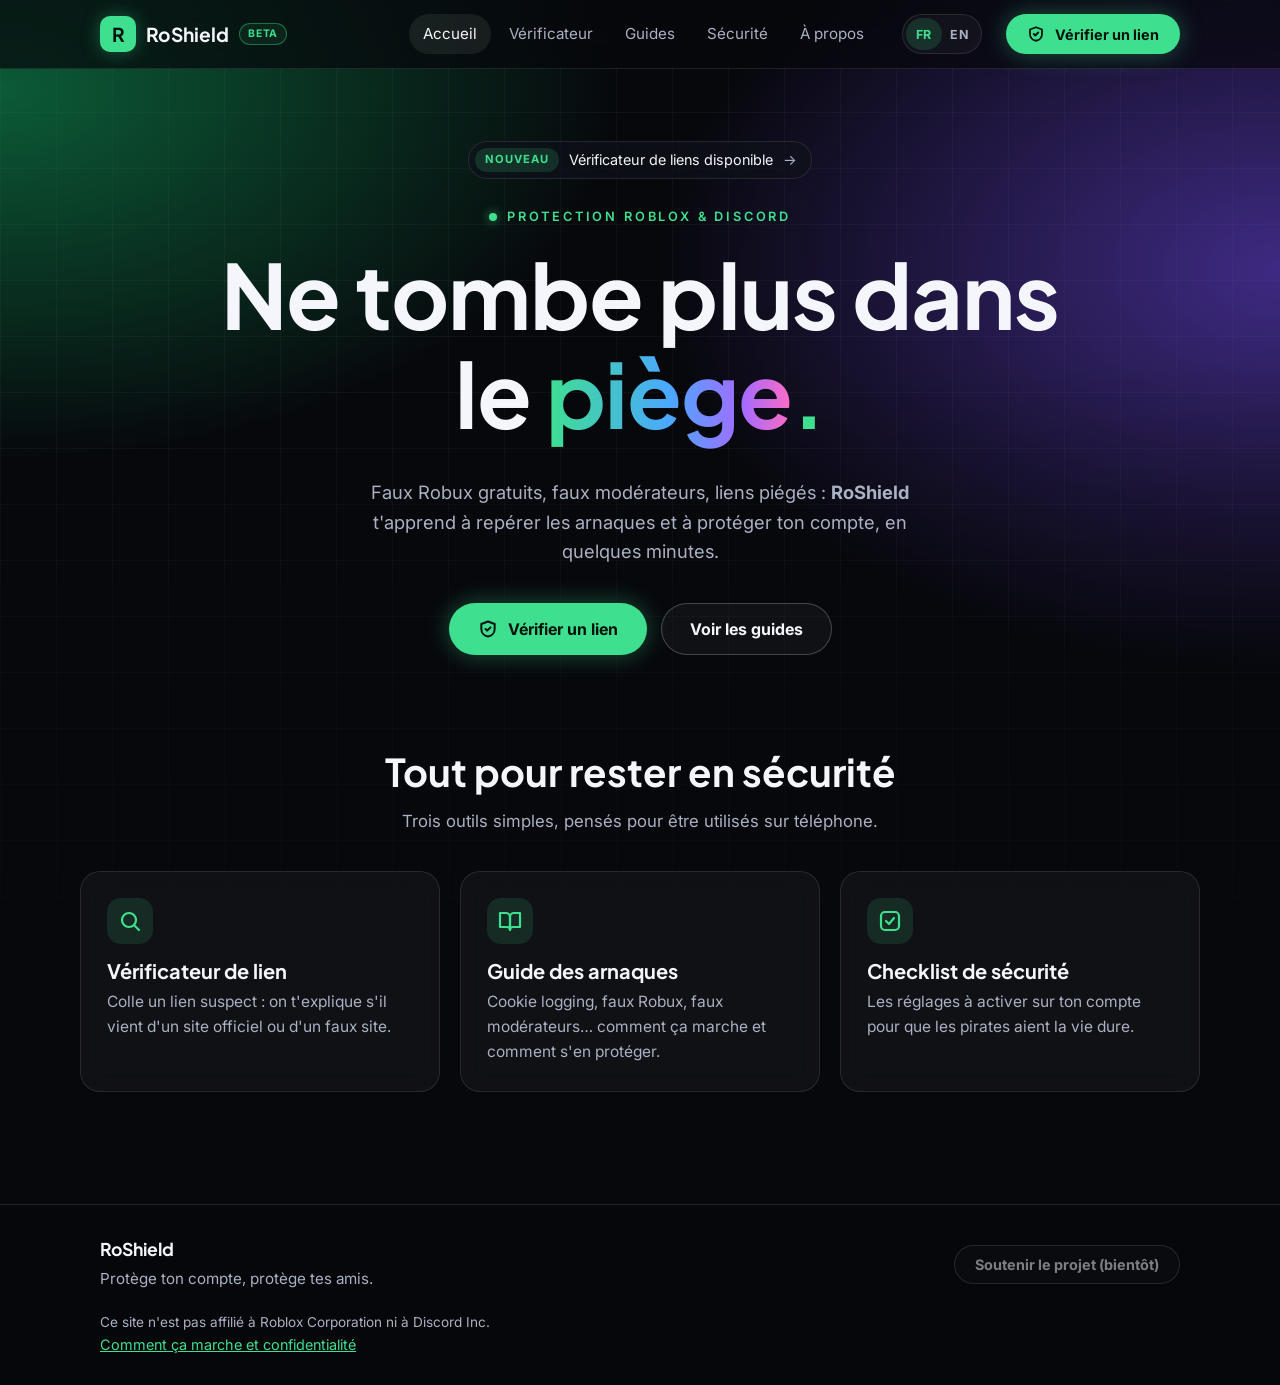
<file: index.html>
<!DOCTYPE html>
<html lang="fr">
<head>
  <meta charset="UTF-8">
  <meta name="viewport" content="width=device-width, initial-scale=1">
  <!-- Le nom du site est ajouté automatiquement au titre par commun.js -->
  <title>Accueil</title>
  <meta name="description" content="Apprends à repérer les arnaques et le vol de compte sur Roblox et Discord. Vérifie un lien avant de cliquer.">

  <!-- Polices Google -->
  <link rel="preconnect" href="https://fonts.googleapis.com">
  <link rel="preconnect" href="https://fonts.gstatic.com" crossorigin>
  <link href="https://fonts.googleapis.com/css2?family=Inter:wght@400;500;600;700&family=Plus+Jakarta+Sans:wght@600;700;800&display=swap" rel="stylesheet">

  <link rel="stylesheet" href="css/style.css">
</head>
<body>

  <!-- Le menu est construit ici par js/commun.js -->
  <div id="entete"></div>

  <main>
    <!-- ===== Section d'accueil ===== -->
    <section class="hero conteneur">

      <a class="badge-nouveau" href="verificateur.html">
        <span class="badge-nouveau__label">NOUVEAU</span>
        <span>Vérificateur de liens disponible</span>
        <span class="badge-nouveau__fleche" aria-hidden="true">→</span>
      </a>

      <p class="sur-titre">Protection Roblox &amp; Discord</p>

      <h1 class="hero__titre">
        Ne tombe plus dans le <span class="texte-degrade">piège</span><span class="point-couleur">.</span>
      </h1>

      <p class="hero__intro">
        Faux Robux gratuits, faux modérateurs, liens piégés : <strong><span data-nom></span></strong>
        t'apprend à repérer les arnaques et à protéger ton compte, en quelques minutes.
      </p>

      <div class="hero__boutons">
        <a class="bouton bouton--principal" href="verificateur.html">
          <!-- Icône bouclier (SVG écrit à la main) -->
          <svg viewBox="0 0 24 24" width="20" height="20" fill="none" stroke="currentColor"
               stroke-width="2.4" stroke-linecap="round" stroke-linejoin="round" aria-hidden="true">
            <path d="M12 3l8 3v6c0 4.5-3.2 8.3-8 9-4.8-.7-8-4.5-8-9V6z"/><path d="M9 12l2 2 4-4"/>
          </svg>
          Vérifier un lien
        </a>
        <a class="bouton bouton--secondaire" href="guides.html">Voir les guides</a>
      </div>
    </section>

    <!-- ===== Les 3 outils du site ===== -->
    <section class="section conteneur">
      <h2 class="section__titre">Tout pour rester en sécurité</h2>
      <p class="section__intro">Trois outils simples, pensés pour être utilisés sur téléphone.</p>

      <div class="grille">
        <a class="carte" href="verificateur.html">
          <div class="carte__icone" aria-hidden="true"><svg viewBox="0 0 24 24" fill="none" stroke="currentColor" stroke-width="2.2" stroke-linecap="round" stroke-linejoin="round"><circle cx="11" cy="11" r="7"/><path d="M21 21l-4.3-4.3"/></svg></div>
          <h3>Vérificateur de lien</h3>
          <p>Colle un lien suspect : on t'explique s'il vient d'un site officiel ou d'un faux site.</p>
        </a>

        <a class="carte" href="guides.html">
          <div class="carte__icone" aria-hidden="true"><svg viewBox="0 0 24 24" fill="none" stroke="currentColor" stroke-width="2.2" stroke-linecap="round" stroke-linejoin="round"><path d="M2 4h6a4 4 0 0 1 4 4v13a3 3 0 0 0-3-3H2z"/><path d="M22 4h-6a4 4 0 0 0-4 4v13a3 3 0 0 1 3-3h7z"/></svg></div>
          <h3>Guide des arnaques</h3>
          <p>Cookie logging, faux Robux, faux modérateurs… comment ça marche et comment s'en protéger.</p>
        </a>

        <a class="carte" href="securite.html">
          <div class="carte__icone" aria-hidden="true"><svg viewBox="0 0 24 24" fill="none" stroke="currentColor" stroke-width="2.2" stroke-linecap="round" stroke-linejoin="round"><rect x="3" y="3" width="18" height="18" rx="4"/><path d="M8 12l3 3 5-6"/></svg></div>
          <h3>Checklist de sécurité</h3>
          <p>Les réglages à activer sur ton compte pour que les pirates aient la vie dure.</p>
        </a>
      </div>
    </section>
  </main>

  <!-- Le pied de page est construit ici par js/commun.js -->
  <div id="pied"></div>

  <!-- Scripts à la fin de la page : config.js d'abord, puis commun.js -->
  <script src="js/config.js"></script>
  <script src="js/commun.js"></script>
</body>
</html>
</file>
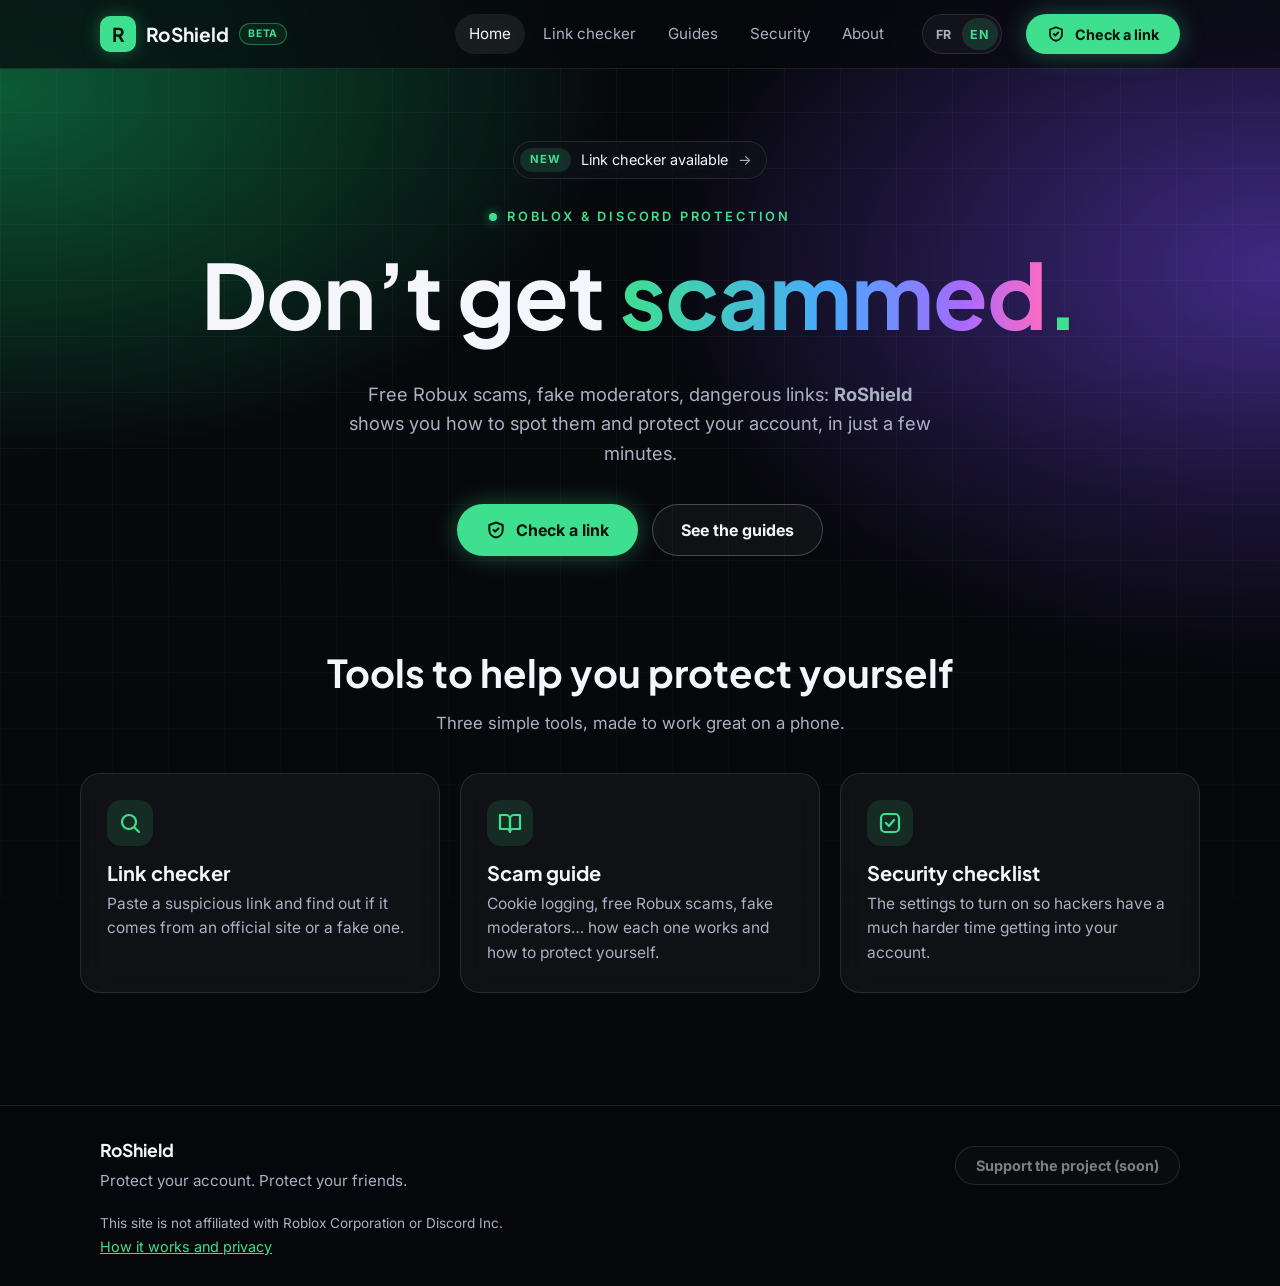
<file: en/index.html>
<!DOCTYPE html>
<html lang="en">
<head>
  <meta charset="UTF-8">
  <meta name="viewport" content="width=device-width, initial-scale=1">
  <!-- The site name is added to the title automatically by commun.js -->
  <title>Home</title>
  <meta name="description" content="Learn to spot scams and account takeovers on Roblox and Discord, and check a link before you click it.">

  <!-- Google Fonts -->
  <link rel="preconnect" href="https://fonts.googleapis.com">
  <link rel="preconnect" href="https://fonts.gstatic.com" crossorigin>
  <link href="https://fonts.googleapis.com/css2?family=Inter:wght@400;500;600;700&family=Plus+Jakarta+Sans:wght@600;700;800&display=swap" rel="stylesheet">

  <!-- hreflang:debut (generated by outils/hreflang.js, do not edit by hand) -->
  <link rel="alternate" hreflang="fr" href="https://ayoubgarri7-boop.github.io/roshield/">
  <link rel="alternate" hreflang="en" href="https://ayoubgarri7-boop.github.io/roshield/en/">
  <link rel="alternate" hreflang="x-default" href="https://ayoubgarri7-boop.github.io/roshield/">
  <!-- hreflang:fin -->

  <link rel="stylesheet" href="../css/style.css">
</head>
<body>

  <!-- The menu is built here by js/commun.js -->
  <div id="entete"></div>

  <main>
    <!-- ===== Hero section ===== -->
    <section class="hero conteneur">

      <a class="badge-nouveau" href="verificateur.html">
        <span class="badge-nouveau__label">NEW</span>
        <span>Link checker available</span>
        <span class="badge-nouveau__fleche" aria-hidden="true">→</span>
      </a>

      <p class="sur-titre">Roblox &amp; Discord protection</p>

      <h1 class="hero__titre">
        Don’t get <span class="texte-degrade">scammed</span><span class="point-couleur">.</span>
      </h1>

      <p class="hero__intro">
        Free Robux scams, fake moderators, dangerous links: <strong><span data-nom></span></strong>
        shows you how to spot them and protect your account, in just a few minutes.
      </p>

      <div class="hero__boutons">
        <a class="bouton bouton--principal" href="verificateur.html">
          <!-- Shield icon (hand-written SVG) -->
          <svg viewBox="0 0 24 24" width="20" height="20" fill="none" stroke="currentColor"
               stroke-width="2.4" stroke-linecap="round" stroke-linejoin="round" aria-hidden="true">
            <path d="M12 3l8 3v6c0 4.5-3.2 8.3-8 9-4.8-.7-8-4.5-8-9V6z"/><path d="M9 12l2 2 4-4"/>
          </svg>
          Check a link
        </a>
        <a class="bouton bouton--secondaire" href="guides.html">See the guides</a>
      </div>
    </section>

    <!-- ===== The 3 tools ===== -->
    <section class="section conteneur">
      <h2 class="section__titre">Tools to help you protect yourself</h2>
      <p class="section__intro">Three simple tools, made to work great on a phone.</p>

      <div class="grille">
        <a class="carte" href="verificateur.html">
          <div class="carte__icone" aria-hidden="true"><svg viewBox="0 0 24 24" fill="none" stroke="currentColor" stroke-width="2.2" stroke-linecap="round" stroke-linejoin="round"><circle cx="11" cy="11" r="7"/><path d="M21 21l-4.3-4.3"/></svg></div>
          <h3>Link checker</h3>
          <p>Paste a suspicious link and find out if it comes from an official site or a fake one.</p>
        </a>

        <a class="carte" href="guides.html">
          <div class="carte__icone" aria-hidden="true"><svg viewBox="0 0 24 24" fill="none" stroke="currentColor" stroke-width="2.2" stroke-linecap="round" stroke-linejoin="round"><path d="M2 4h6a4 4 0 0 1 4 4v13a3 3 0 0 0-3-3H2z"/><path d="M22 4h-6a4 4 0 0 0-4 4v13a3 3 0 0 1 3-3h7z"/></svg></div>
          <h3>Scam guide</h3>
          <p>Cookie logging, free Robux scams, fake moderators… how each one works and how to protect yourself.</p>
        </a>

        <a class="carte" href="securite.html">
          <div class="carte__icone" aria-hidden="true"><svg viewBox="0 0 24 24" fill="none" stroke="currentColor" stroke-width="2.2" stroke-linecap="round" stroke-linejoin="round"><rect x="3" y="3" width="18" height="18" rx="4"/><path d="M8 12l3 3 5-6"/></svg></div>
          <h3>Security checklist</h3>
          <p>The settings to turn on so hackers have a much harder time getting into your account.</p>
        </a>
      </div>
    </section>
  </main>

  <!-- The footer is built here by js/commun.js -->
  <div id="pied"></div>

  <!-- Scripts at the end of the page: config.js first, then config-en.js (English), then commun.js -->
  <script src="../js/config.js"></script>
  <script src="../js/config-en.js"></script>
  <script src="../js/commun.js"></script>
</body>
</html>
</file>
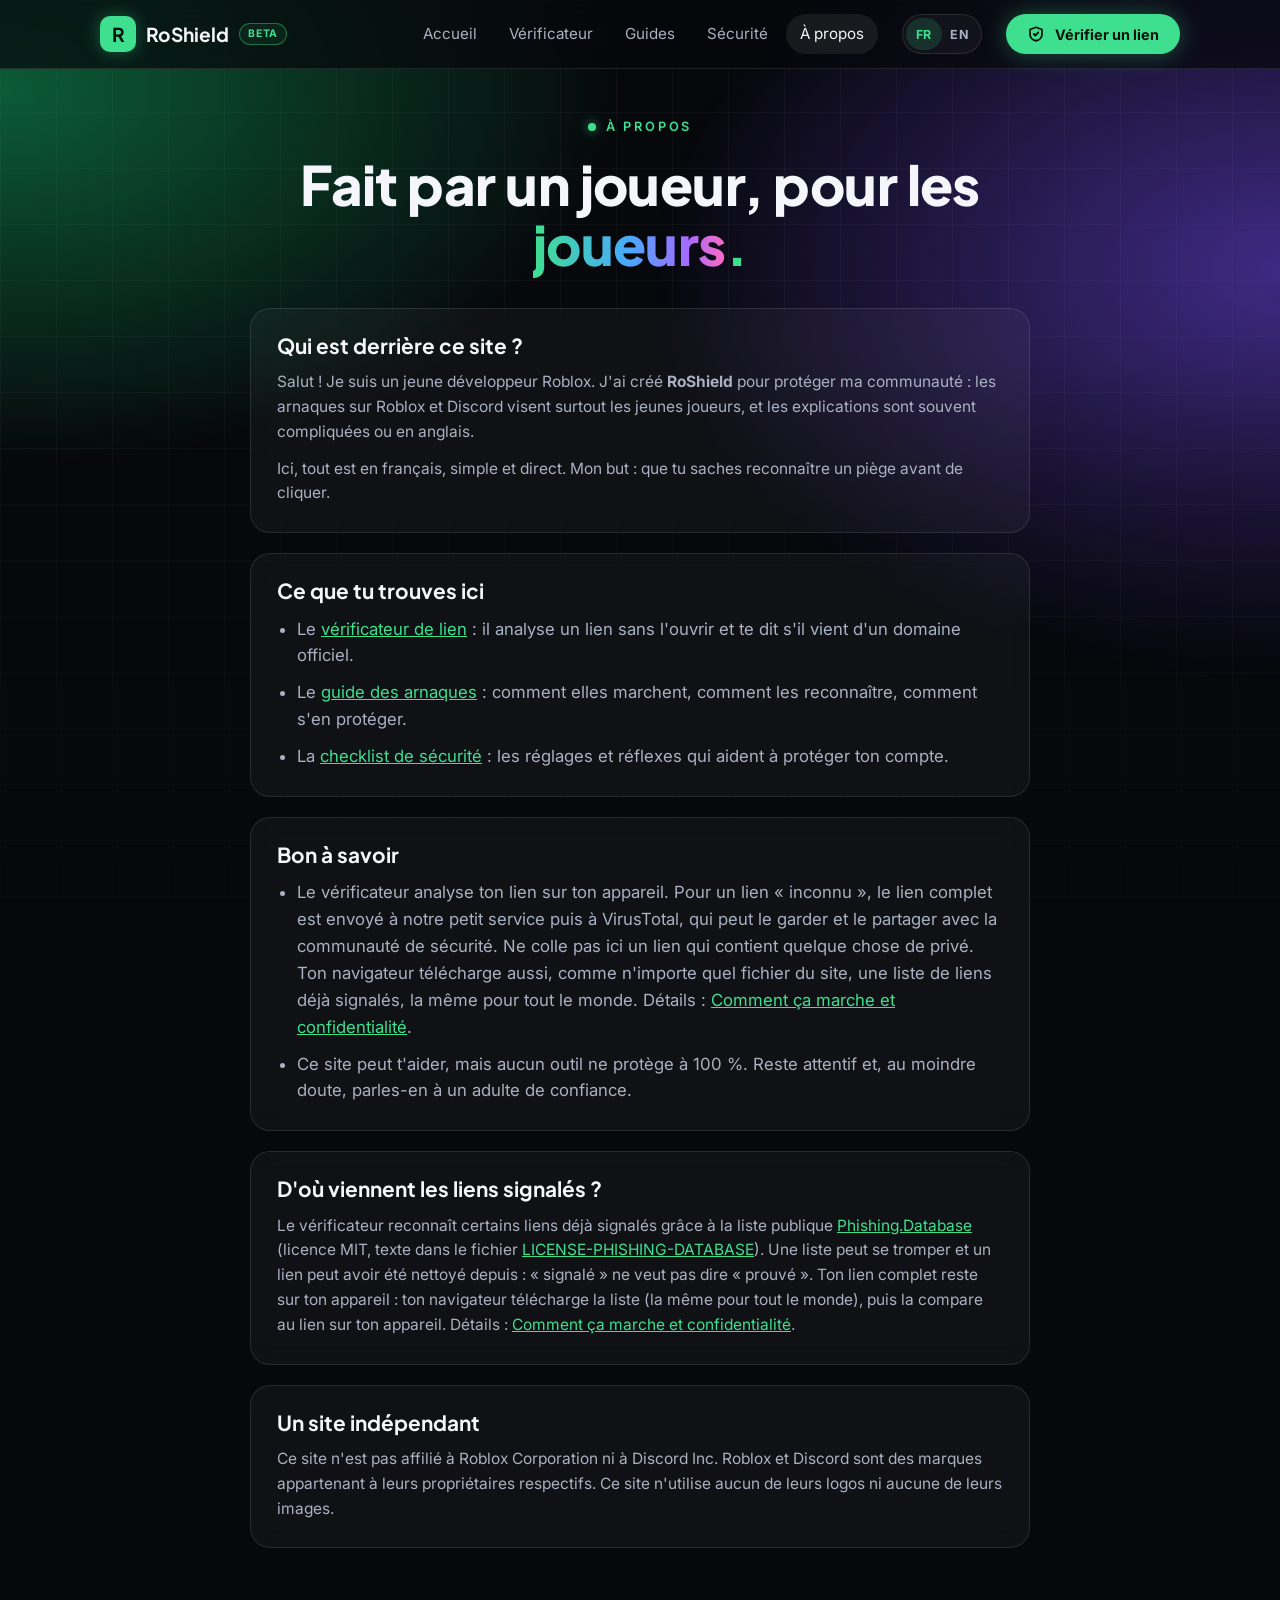
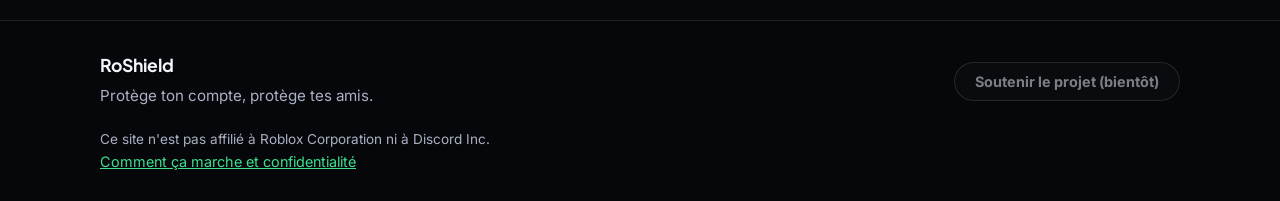
<file: a-propos.html>
<!DOCTYPE html>
<html lang="fr">
<head>
  <meta charset="UTF-8">
  <meta name="viewport" content="width=device-width, initial-scale=1">
  <title>À propos</title>
  <meta name="description" content="Un jeune développeur Roblox a créé ce site pour protéger sa communauté contre les arnaques sur Roblox et Discord.">

  <link rel="preconnect" href="https://fonts.googleapis.com">
  <link rel="preconnect" href="https://fonts.gstatic.com" crossorigin>
  <link href="https://fonts.googleapis.com/css2?family=Inter:wght@400;500;600;700&family=Plus+Jakarta+Sans:wght@600;700;800&display=swap" rel="stylesheet">

  <!-- hreflang:debut (generated by outils/hreflang.js, do not edit by hand) -->
  <link rel="alternate" hreflang="fr" href="https://ayoubgarri7-boop.github.io/roshield/a-propos.html">
  <link rel="alternate" hreflang="en" href="https://ayoubgarri7-boop.github.io/roshield/en/a-propos.html">
  <link rel="alternate" hreflang="x-default" href="https://ayoubgarri7-boop.github.io/roshield/a-propos.html">
  <!-- hreflang:fin -->

  <link rel="stylesheet" href="css/style.css">
</head>
<body>

  <div id="entete"></div>

  <main class="conteneur page">

    <header class="page__tete">
      <p class="sur-titre">À propos</p>
      <h1 class="page__titre">Fait par un joueur, pour les <span class="texte-degrade">joueurs</span><span class="point-couleur">.</span></h1>
    </header>

    <!-- ====================================================
         À PERSONNALISER : tu peux modifier tous les textes
         de cette page (présentation, âge, pseudo, contact...).
         ==================================================== -->

    <section class="carte conseil">
      <h2>Qui est derrière ce site ?</h2>
      <p>
        Salut ! Je suis un jeune développeur Roblox. J'ai créé <strong><span data-nom></span></strong>
        pour protéger ma communauté : les arnaques sur Roblox et Discord visent surtout les jeunes joueurs,
        et les explications sont souvent compliquées ou en anglais.
      </p>
      <p>
        Ici, tout est en français, simple et direct. Mon but : que tu saches reconnaître un piège
        avant de cliquer.
      </p>
    </section>

    <section class="carte conseil">
      <h2>Ce que tu trouves ici</h2>
      <ul>
        <li>Le <a href="verificateur.html">vérificateur de lien</a> : il analyse un lien sans l'ouvrir et te dit s'il vient d'un domaine officiel.</li>
        <li>Le <a href="guides.html">guide des arnaques</a> : comment elles marchent, comment les reconnaître, comment s'en protéger.</li>
        <li>La <a href="securite.html">checklist de sécurité</a> : les réglages et réflexes qui aident à protéger ton compte.</li>
      </ul>
    </section>

    <section class="carte conseil">
      <h2>Bon à savoir</h2>
      <ul>
        <li>Le vérificateur analyse ton lien sur ton appareil. Pour un lien « inconnu », le lien complet est envoyé à notre petit service puis à VirusTotal, qui peut le garder et le partager avec la communauté de sécurité. Ne colle pas ici un lien qui contient quelque chose de privé. Ton navigateur télécharge aussi, comme n'importe quel fichier du site, une liste de liens déjà signalés, la même pour tout le monde. Détails : <a href="confidentialite.html">Comment ça marche et confidentialité</a>.</li>
        <li>Ce site peut t'aider, mais aucun outil ne protège à 100 %. Reste attentif et, au moindre doute, parles-en à un adulte de confiance.</li>
      </ul>
    </section>

    <section class="carte conseil">
      <h2>D'où viennent les liens signalés ?</h2>
      <p>
        Le vérificateur reconnaît certains liens déjà signalés grâce à la liste publique
        <a href="https://github.com/Phishing-Database/Phishing.Database" target="_blank" rel="noopener noreferrer">Phishing.Database</a>
        (licence MIT, texte dans le fichier <a href="LICENSE-PHISHING-DATABASE">LICENSE-PHISHING-DATABASE</a>).
        Une liste peut se tromper et un lien peut avoir été nettoyé depuis : « signalé » ne veut pas dire « prouvé ».
        Ton lien complet reste sur ton appareil : ton navigateur télécharge la liste (la même pour tout le monde), puis la compare au lien sur ton appareil. Détails : <a href="confidentialite.html">Comment ça marche et confidentialité</a>.
      </p>
    </section>

    <!-- Mention d'indépendance (aussi rappelée dans le pied de page) -->
    <section class="carte conseil">
      <h2>Un site indépendant</h2>
      <p>
        Ce site n'est pas affilié à Roblox Corporation ni à Discord Inc. Roblox et Discord sont des marques
        appartenant à leurs propriétaires respectifs. Ce site n'utilise aucun de leurs logos ni aucune de leurs images.
      </p>
    </section>

  </main>

  <div id="pied"></div>

  <script src="js/config.js"></script>
  <script src="js/commun.js"></script>
</body>
</html>
</file>
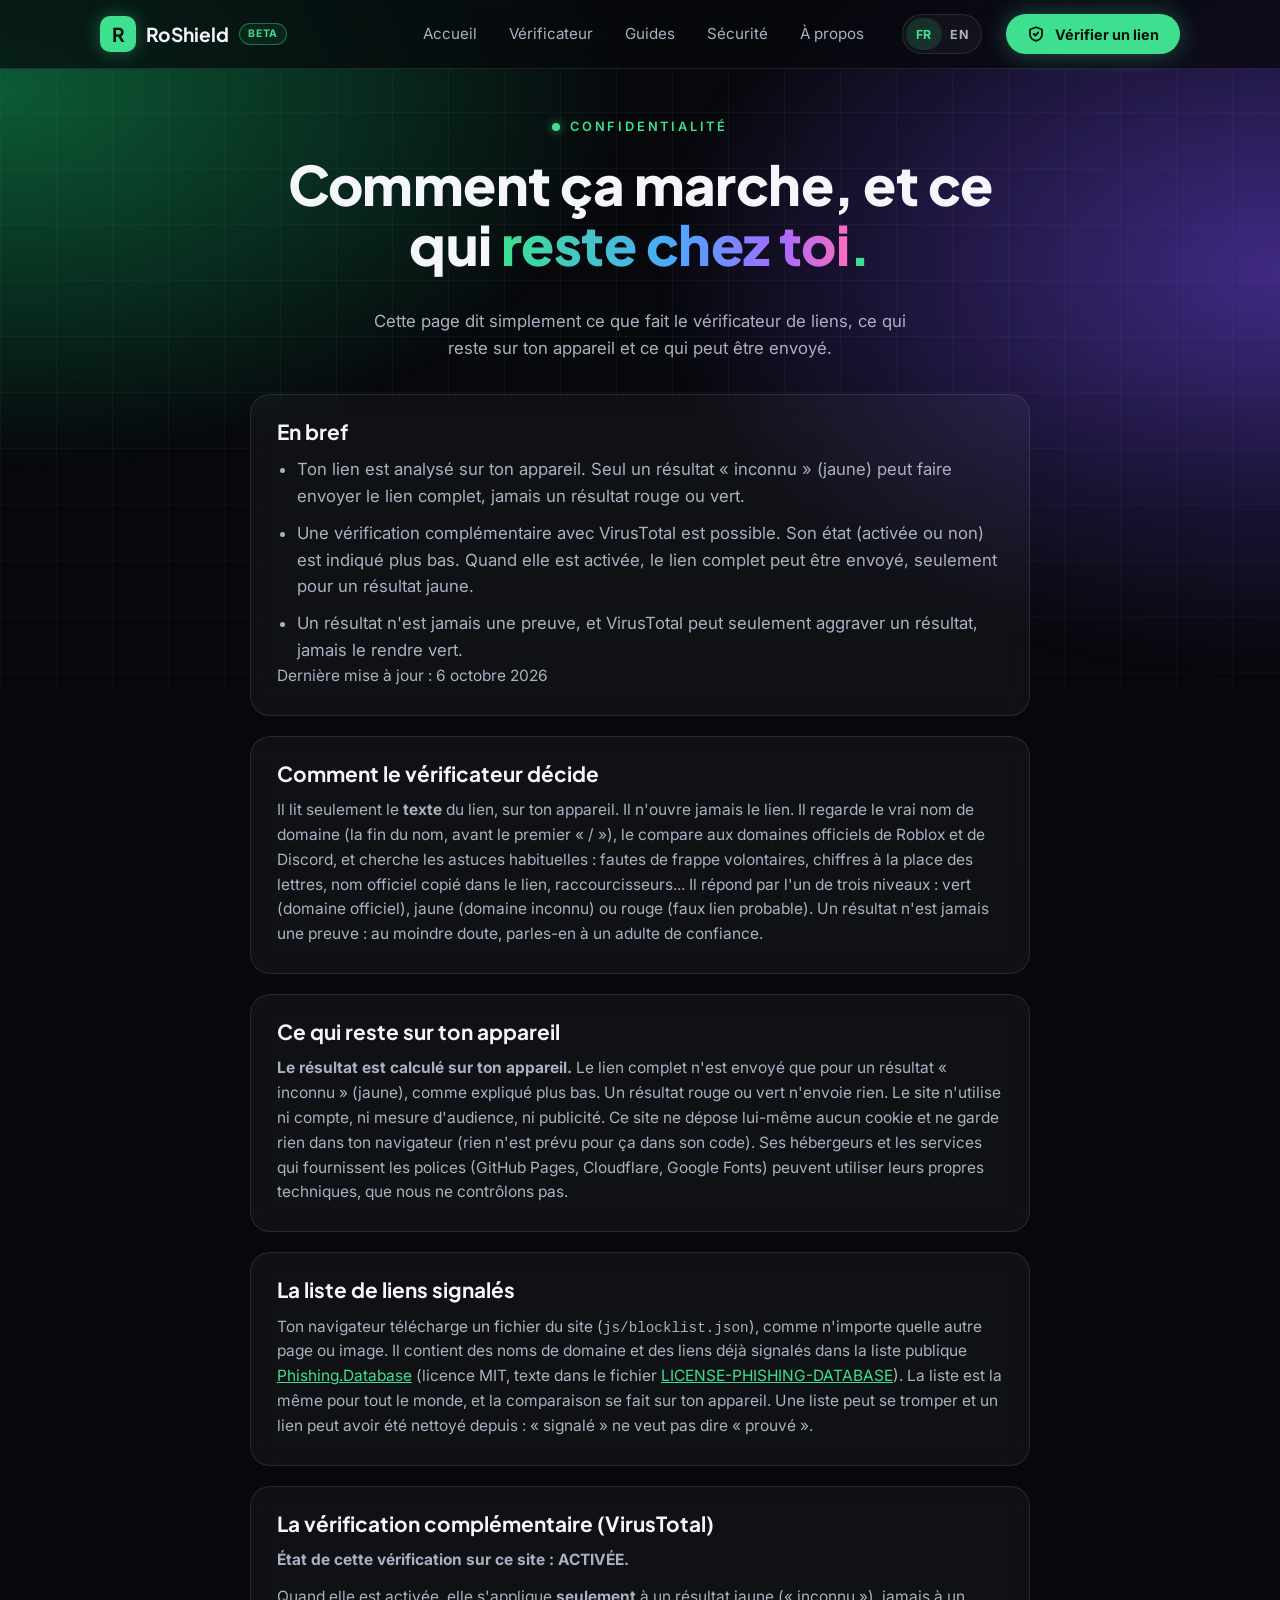
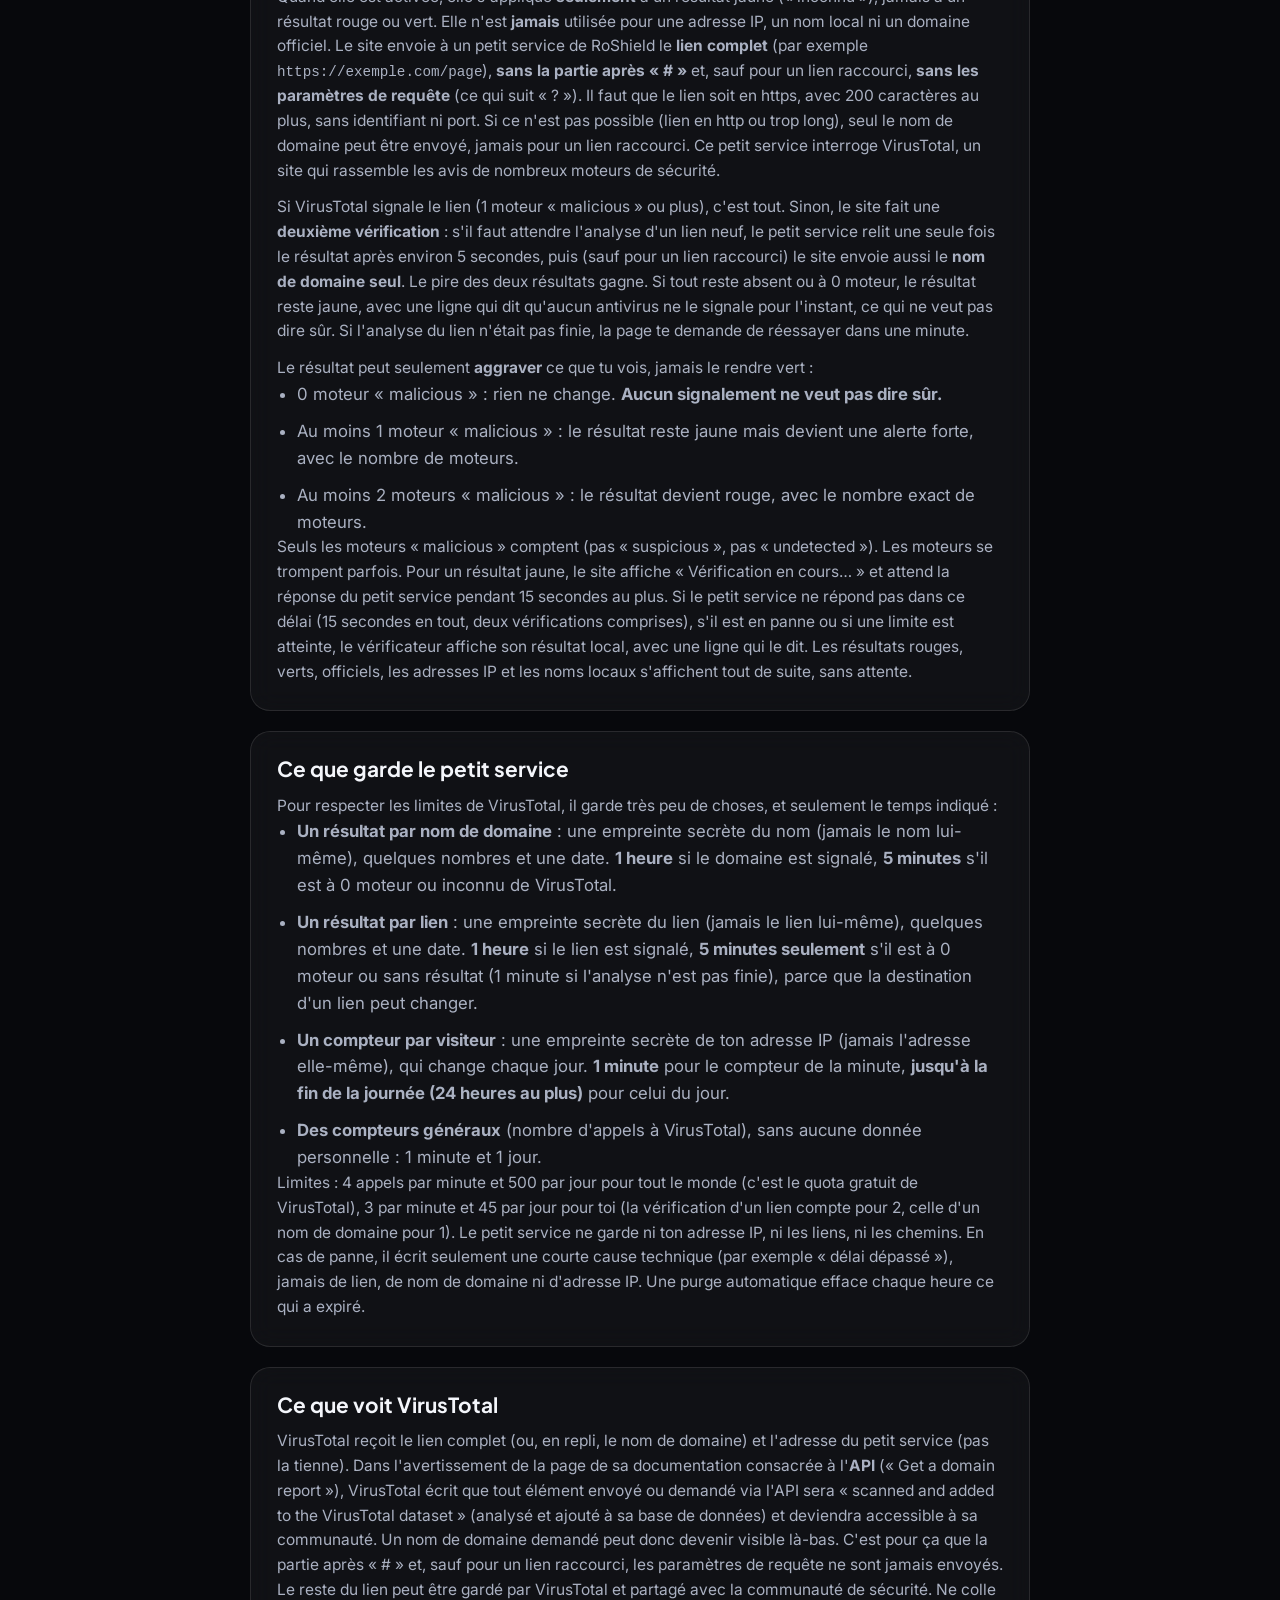
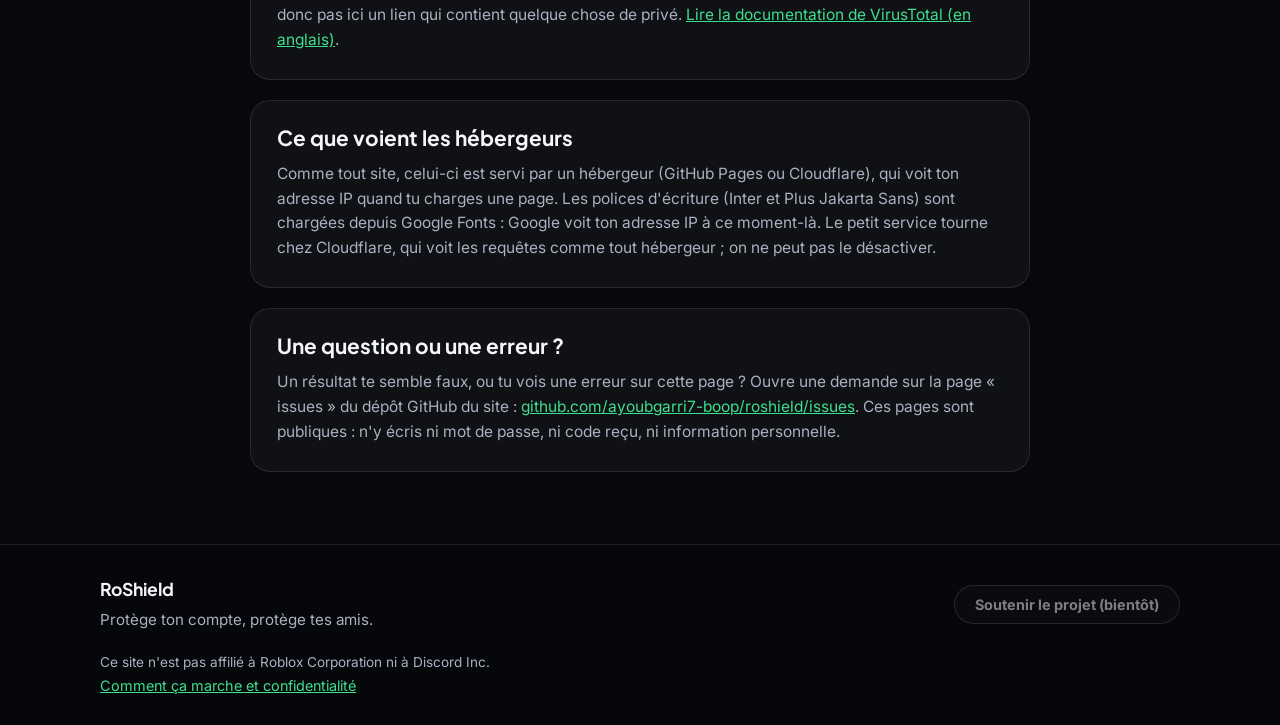
<file: confidentialite.html>
<!DOCTYPE html>
<html lang="fr">
<head>
  <meta charset="UTF-8">
  <meta name="viewport" content="width=device-width, initial-scale=1">
  <title>Comment ça marche et confidentialité</title>
  <meta name="description" content="Comment le vérificateur de liens décide, ce qui reste sur ton appareil, ce qui peut être envoyé (le lien complet d'un lien « inconnu ») et ce que le petit service garde.">

  <link rel="preconnect" href="https://fonts.googleapis.com">
  <link rel="preconnect" href="https://fonts.gstatic.com" crossorigin>
  <link href="https://fonts.googleapis.com/css2?family=Inter:wght@400;500;600;700&family=Plus+Jakarta+Sans:wght@600;700;800&display=swap" rel="stylesheet">

  <!-- hreflang:debut (generated by outils/hreflang.js, do not edit by hand) -->
  <link rel="alternate" hreflang="fr" href="https://ayoubgarri7-boop.github.io/roshield/confidentialite.html">
  <link rel="alternate" hreflang="en" href="https://ayoubgarri7-boop.github.io/roshield/en/confidentialite.html">
  <link rel="alternate" hreflang="x-default" href="https://ayoubgarri7-boop.github.io/roshield/confidentialite.html">
  <!-- hreflang:fin -->

  <link rel="stylesheet" href="css/style.css">
</head>
<body>

  <div id="entete"></div>

  <main class="conteneur page">

    <header class="page__tete">
      <p class="sur-titre">Confidentialité</p>
      <h1 class="page__titre">Comment ça marche, et ce qui <span class="texte-degrade">reste chez toi</span><span class="point-couleur">.</span></h1>
      <p class="page__intro">
        Cette page dit simplement ce que fait le vérificateur de liens, ce qui reste sur ton appareil et ce qui peut être envoyé.
      </p>
    </header>

    <section class="carte conseil">
      <h2>En bref</h2>
      <ul>
        <li>Ton lien est analysé sur ton appareil. Seul un résultat « inconnu » (jaune) peut faire envoyer le lien complet, jamais un résultat rouge ou vert.</li>
        <li>Une vérification complémentaire avec VirusTotal est possible. Son état (activée ou non) est indiqué plus bas. Quand elle est activée, le lien complet peut être envoyé, seulement pour un résultat jaune.</li>
        <li>Un résultat n'est jamais une preuve, et VirusTotal peut seulement aggraver un résultat, jamais le rendre vert.</li>
      </ul>
      <p class="note-source">Dernière mise à jour : 6 octobre 2026</p>
    </section>

    <section class="carte conseil">
      <h2>Comment le vérificateur décide</h2>
      <p>
        Il lit seulement le <strong>texte</strong> du lien, sur ton appareil. Il n'ouvre jamais le lien. Il regarde le vrai nom de domaine
        (la fin du nom, avant le premier « / »), le compare aux domaines officiels de Roblox et de Discord, et cherche les astuces
        habituelles : fautes de frappe volontaires, chiffres à la place des lettres, nom officiel copié dans le lien, raccourcisseurs...
        Il répond par l'un de trois niveaux : vert (domaine officiel), jaune (domaine inconnu) ou rouge (faux lien probable).
        Un résultat n'est jamais une preuve : au moindre doute, parles-en à un adulte de confiance.
      </p>
    </section>

    <section class="carte conseil">
      <h2>Ce qui reste sur ton appareil</h2>
      <p>
        <strong>Le résultat est calculé sur ton appareil.</strong> Le lien complet n'est envoyé que pour un résultat « inconnu » (jaune), comme expliqué plus bas. Un résultat rouge ou vert n'envoie rien.
        Le site n'utilise ni compte, ni mesure d'audience, ni publicité. Ce site ne dépose lui-même aucun cookie et ne garde rien dans ton navigateur (rien n'est prévu pour ça dans son code). Ses hébergeurs et les services qui fournissent les polices (GitHub Pages, Cloudflare, Google Fonts) peuvent utiliser leurs propres techniques, que nous ne contrôlons pas.
      </p>
    </section>

    <section class="carte conseil">
      <h2>La liste de liens signalés</h2>
      <p>
        Ton navigateur télécharge un fichier du site (<code>js/blocklist.json</code>), comme n'importe quelle autre page ou image.
        Il contient des noms de domaine et des liens déjà signalés dans la liste publique
        <a href="https://github.com/Phishing-Database/Phishing.Database" target="_blank" rel="noopener noreferrer">Phishing.Database</a>
        (licence MIT, texte dans le fichier <a href="LICENSE-PHISHING-DATABASE">LICENSE-PHISHING-DATABASE</a>).
        La liste est la même pour tout le monde, et la comparaison se fait sur ton appareil.
        Une liste peut se tromper et un lien peut avoir été nettoyé depuis : « signalé » ne veut pas dire « prouvé ».
      </p>
    </section>

    <section class="carte conseil">
      <h2>La vérification complémentaire (VirusTotal)</h2>
      <p>
        <strong id="statut-reputation">État de cette vérification sur ce site : …</strong>
      </p>
      <p>
        Quand elle est activée, elle s'applique <strong>seulement</strong> à un résultat jaune (« inconnu »), jamais à un résultat rouge ou vert. Elle n'est <strong>jamais</strong> utilisée pour
        une adresse IP, un nom local ni un domaine officiel. Le site envoie à un petit service de RoShield le <strong>lien complet</strong>
        (par exemple <code>https://exemple.com/page</code>), <strong>sans la partie après « # »</strong> et, sauf pour un lien raccourci,
        <strong>sans les paramètres de requête</strong> (ce qui suit « ? »). Il faut que le lien soit en https, avec 200 caractères au plus, sans identifiant ni port.
        Si ce n'est pas possible (lien en http ou trop long), seul le nom de domaine peut être envoyé, jamais pour un lien raccourci.
        Ce petit service interroge VirusTotal, un site qui rassemble les avis de nombreux moteurs de sécurité.
      </p>
      <p>
        Si VirusTotal signale le lien (1 moteur « malicious » ou plus), c'est tout. Sinon, le site fait une <strong>deuxième vérification</strong> :
        s'il faut attendre l'analyse d'un lien neuf, le petit service relit une seule fois le résultat après environ 5 secondes, puis (sauf pour un
        lien raccourci) le site envoie aussi le <strong>nom de domaine seul</strong>. Le pire des deux résultats gagne.
        Si tout reste absent ou à 0 moteur, le résultat reste jaune, avec une ligne qui dit qu'aucun antivirus ne le signale
        pour l'instant, ce qui ne veut pas dire sûr. Si l'analyse du lien n'était pas finie, la page te demande de réessayer dans une minute.
      </p>
      <p>
        Le résultat peut seulement <strong>aggraver</strong> ce que tu vois, jamais le rendre vert :
      </p>
      <ul>
        <li>0 moteur « malicious » : rien ne change. <strong>Aucun signalement ne veut pas dire sûr.</strong></li>
        <li>Au moins <span id="seuil-alerte">1</span> moteur « malicious » : le résultat reste jaune mais devient une alerte forte, avec le nombre de moteurs.</li>
        <li>Au moins <span id="seuil-rouge">2</span> moteurs « malicious » : le résultat devient rouge, avec le nombre exact de moteurs.</li>
      </ul>
      <p>
        Seuls les moteurs « malicious » comptent (pas « suspicious », pas « undetected »). Les moteurs se trompent parfois.
        Pour un résultat jaune, le site affiche « Vérification en cours… » et attend la réponse du petit service pendant 15 secondes au plus.
        Si le petit service ne répond pas dans ce délai (15 secondes en tout, deux vérifications comprises), s'il est en panne ou si une limite est atteinte, le vérificateur affiche
        son résultat local, avec une ligne qui le dit. Les résultats rouges, verts, officiels, les adresses IP et les noms locaux
        s'affichent tout de suite, sans attente.
      </p>
    </section>

    <section class="carte conseil">
      <h2>Ce que garde le petit service</h2>
      <p>Pour respecter les limites de VirusTotal, il garde très peu de choses, et seulement le temps indiqué :</p>
      <ul>
        <li><strong>Un résultat par nom de domaine</strong> : une empreinte secrète du nom (jamais le nom lui-même), quelques nombres et une date. <strong>1 heure</strong> si le domaine est signalé, <strong>5 minutes</strong> s'il est à 0 moteur ou inconnu de VirusTotal.</li>
        <li><strong>Un résultat par lien</strong> : une empreinte secrète du lien (jamais le lien lui-même), quelques nombres et une date. <strong>1 heure</strong> si le lien est signalé, <strong>5 minutes seulement</strong> s'il est à 0 moteur ou sans résultat (1 minute si l'analyse n'est pas finie), parce que la destination d'un lien peut changer.</li>
        <li><strong>Un compteur par visiteur</strong> : une empreinte secrète de ton adresse IP (jamais l'adresse elle-même), qui change chaque jour. <strong>1 minute</strong> pour le compteur de la minute, <strong>jusqu'à la fin de la journée (24 heures au plus)</strong> pour celui du jour.</li>
        <li><strong>Des compteurs généraux</strong> (nombre d'appels à VirusTotal), sans aucune donnée personnelle : 1 minute et 1 jour.</li>
      </ul>
      <p>
        Limites : 4 appels par minute et 500 par jour pour tout le monde (c'est le quota gratuit de VirusTotal), 3 par minute et 45 par jour pour toi (la vérification d'un lien compte pour 2, celle d'un nom de domaine pour 1).
        Le petit service ne garde ni ton adresse IP, ni les liens, ni les chemins. En cas de panne, il écrit seulement une courte cause technique (par exemple « délai dépassé »), jamais de lien, de nom de domaine ni d'adresse IP.
        Une purge automatique efface chaque heure ce qui a expiré.
      </p>
    </section>

    <section class="carte conseil">
      <h2>Ce que voit VirusTotal</h2>
      <p>
        VirusTotal reçoit le lien complet (ou, en repli, le nom de domaine) et l'adresse du petit service (pas la tienne). Dans l'avertissement de la page de sa documentation consacrée à l'<strong>API</strong>
        (« Get a domain report »), VirusTotal écrit que tout élément envoyé ou demandé via l'API sera « scanned and added to the VirusTotal dataset »
        (analysé et ajouté à sa base de données) et deviendra accessible à sa communauté. Un nom de domaine demandé peut donc devenir
        visible là-bas. C'est pour ça que la partie après « # » et, sauf pour un lien raccourci, les paramètres de requête ne sont jamais envoyés.
        Le reste du lien peut être gardé par VirusTotal et partagé avec la communauté de sécurité.
        Ne colle donc pas ici un lien qui contient quelque chose de privé.
        <a href="https://docs.virustotal.com/reference/domain-info" target="_blank" rel="noopener noreferrer">Lire la documentation de VirusTotal (en anglais)</a>.
      </p>
    </section>

    <section class="carte conseil">
      <h2>Ce que voient les hébergeurs</h2>
      <p>
        Comme tout site, celui-ci est servi par un hébergeur (GitHub Pages ou Cloudflare), qui voit ton adresse IP quand tu charges une page.
        Les polices d'écriture (Inter et Plus Jakarta Sans) sont chargées depuis Google Fonts : Google voit ton adresse IP à ce moment-là.
        Le petit service tourne chez Cloudflare, qui voit les requêtes comme tout hébergeur ; on ne peut pas le désactiver.
      </p>
    </section>

    <section class="carte conseil">
      <h2>Une question ou une erreur ?</h2>
      <p>
        Un résultat te semble faux, ou tu vois une erreur sur cette page ? Ouvre une demande sur la page « issues » du dépôt GitHub du site :
        <a href="https://github.com/ayoubgarri7-boop/roshield/issues" target="_blank" rel="noopener noreferrer">github.com/ayoubgarri7-boop/roshield/issues</a>.
        Ces pages sont publiques : n'y écris ni mot de passe, ni code reçu, ni information personnelle.
      </p>
    </section>

  </main>

  <div id="pied"></div>

  <script src="js/config.js"></script>
  <script src="js/commun.js"></script>
  <script src="js/confidentialite.js"></script>
</body>
</html>
</file>
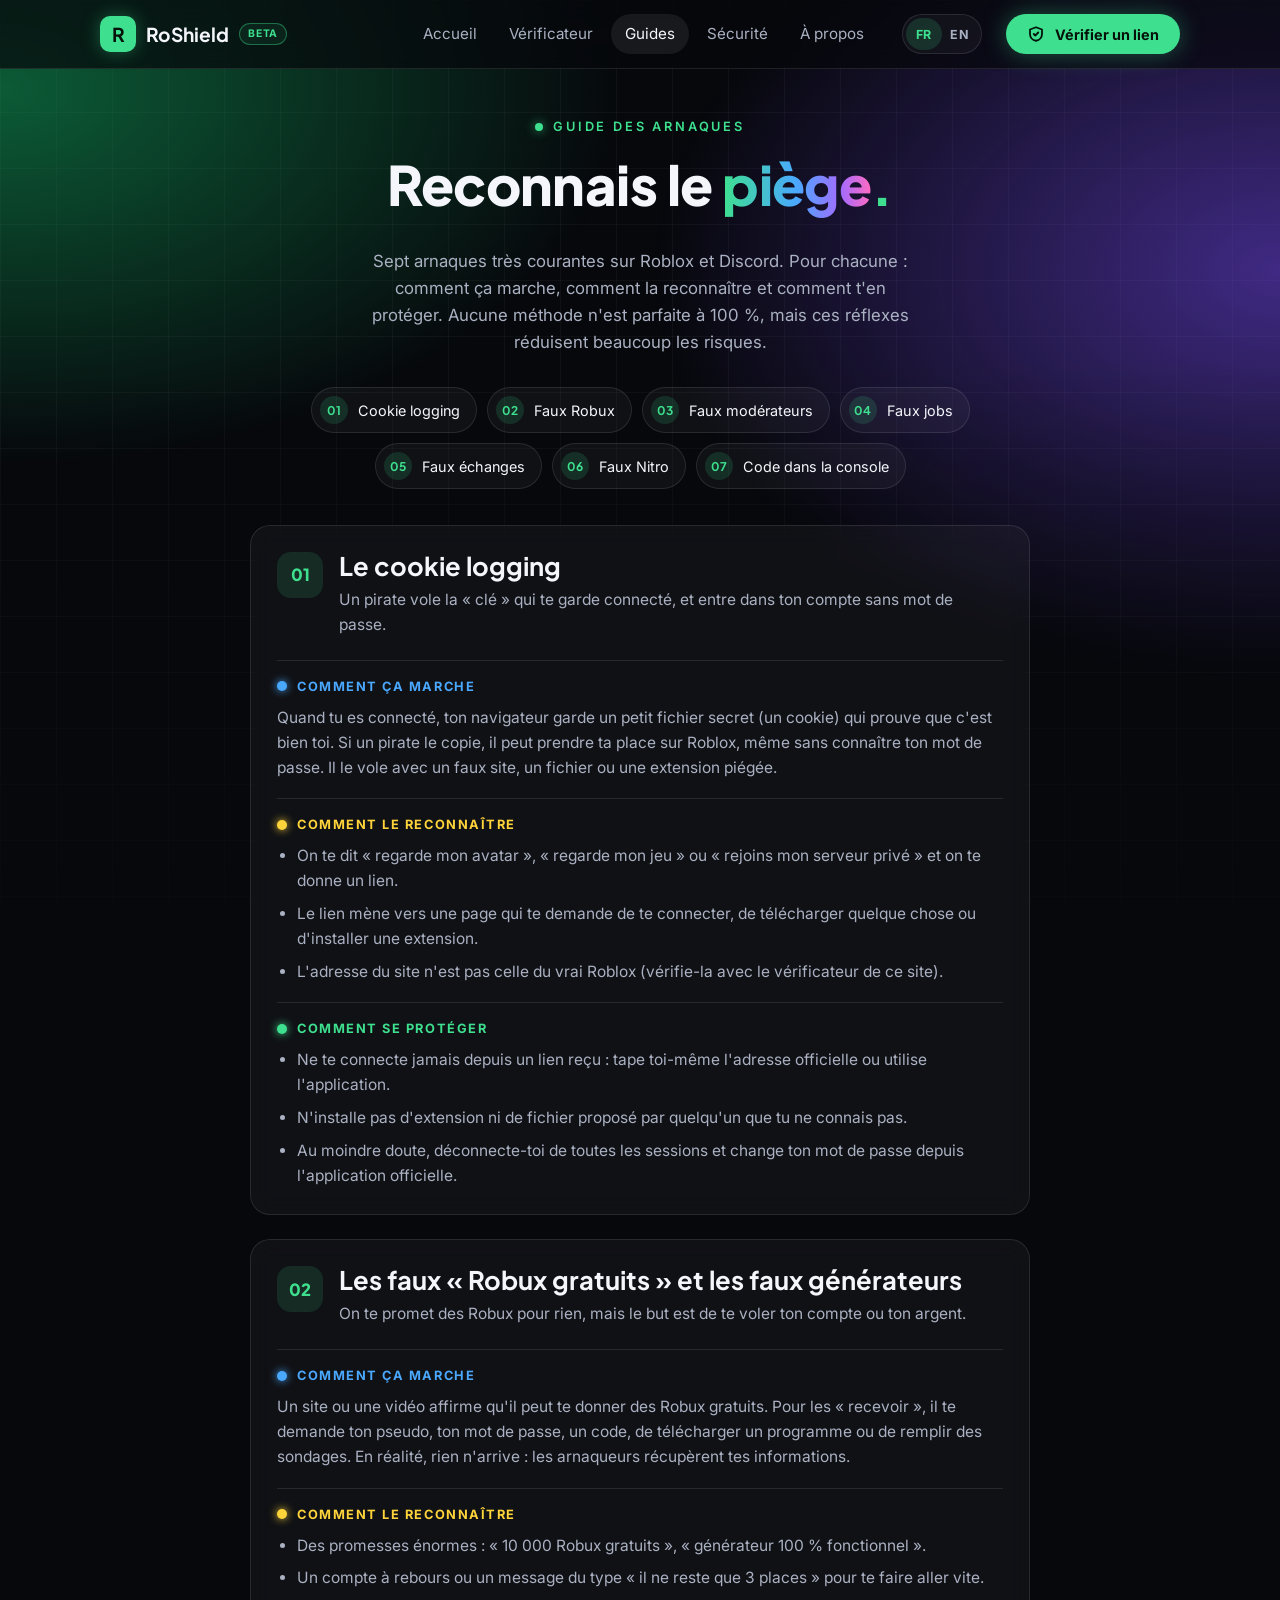
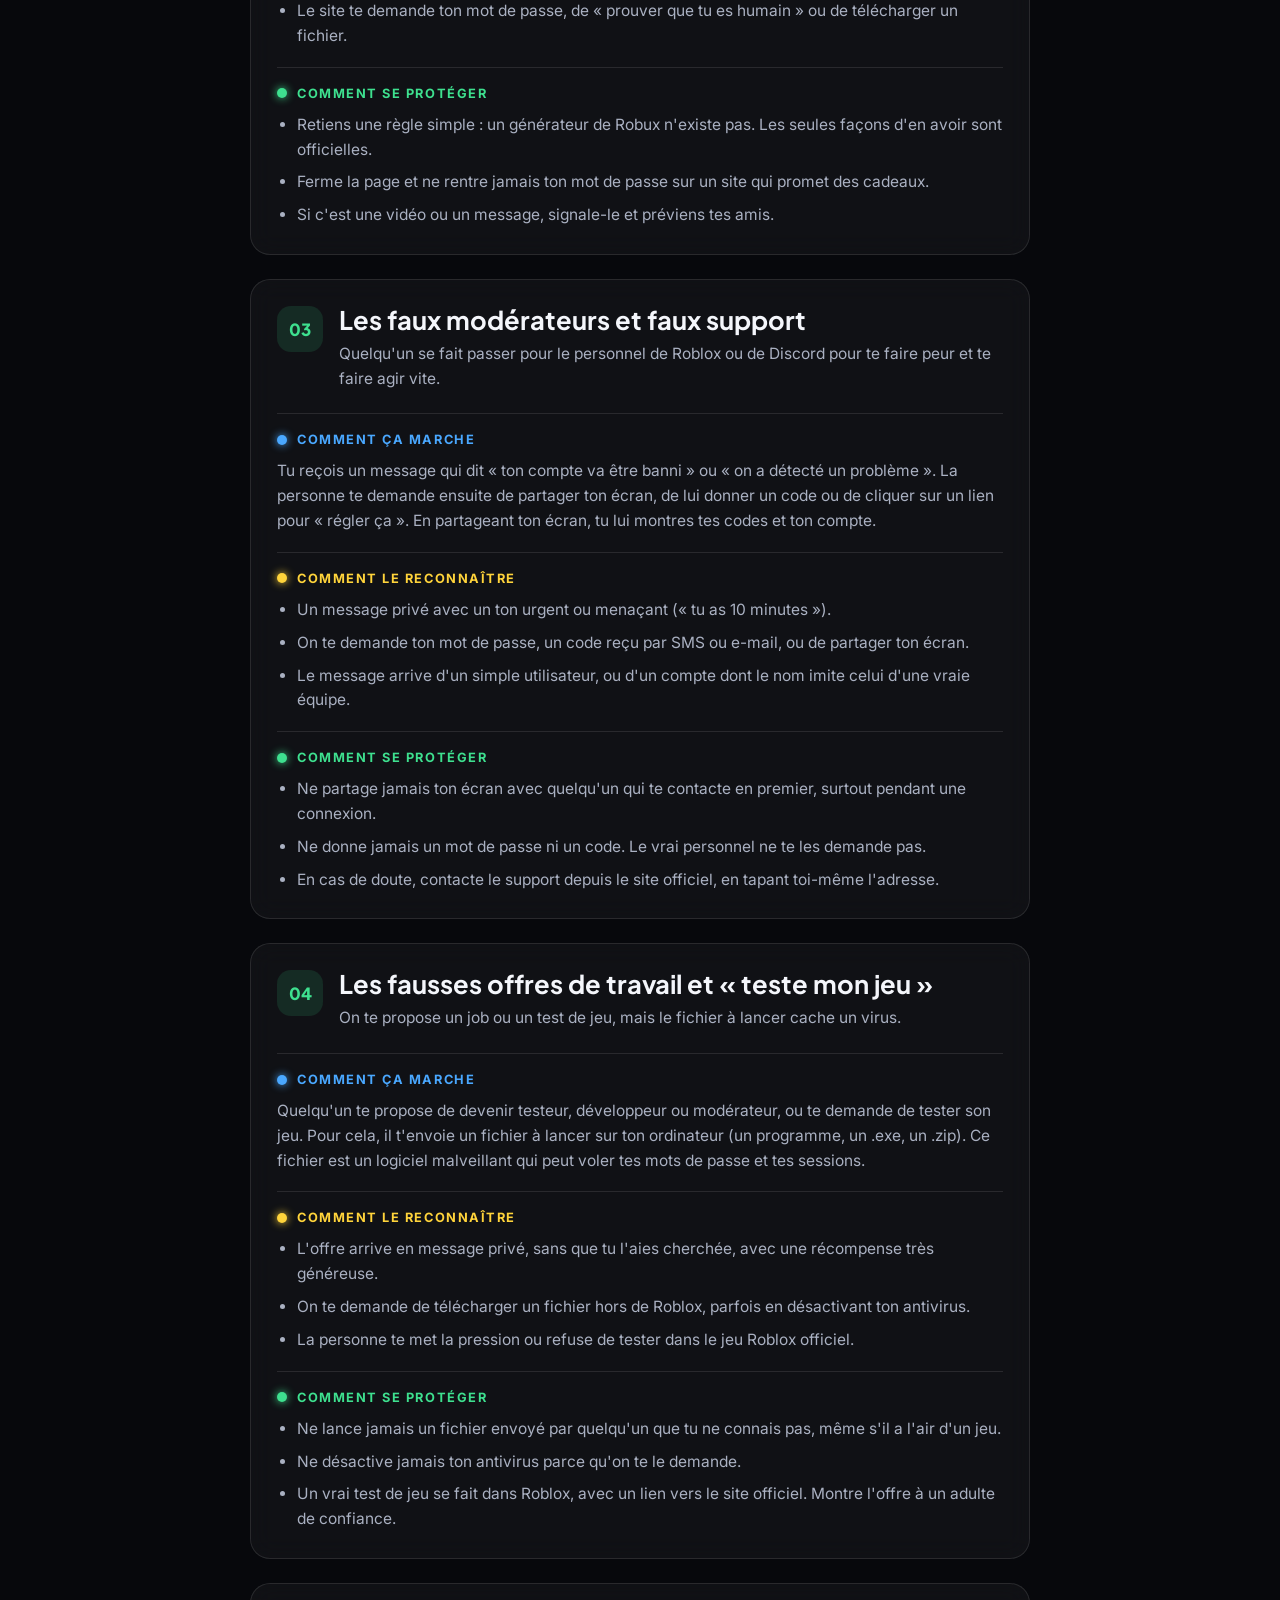
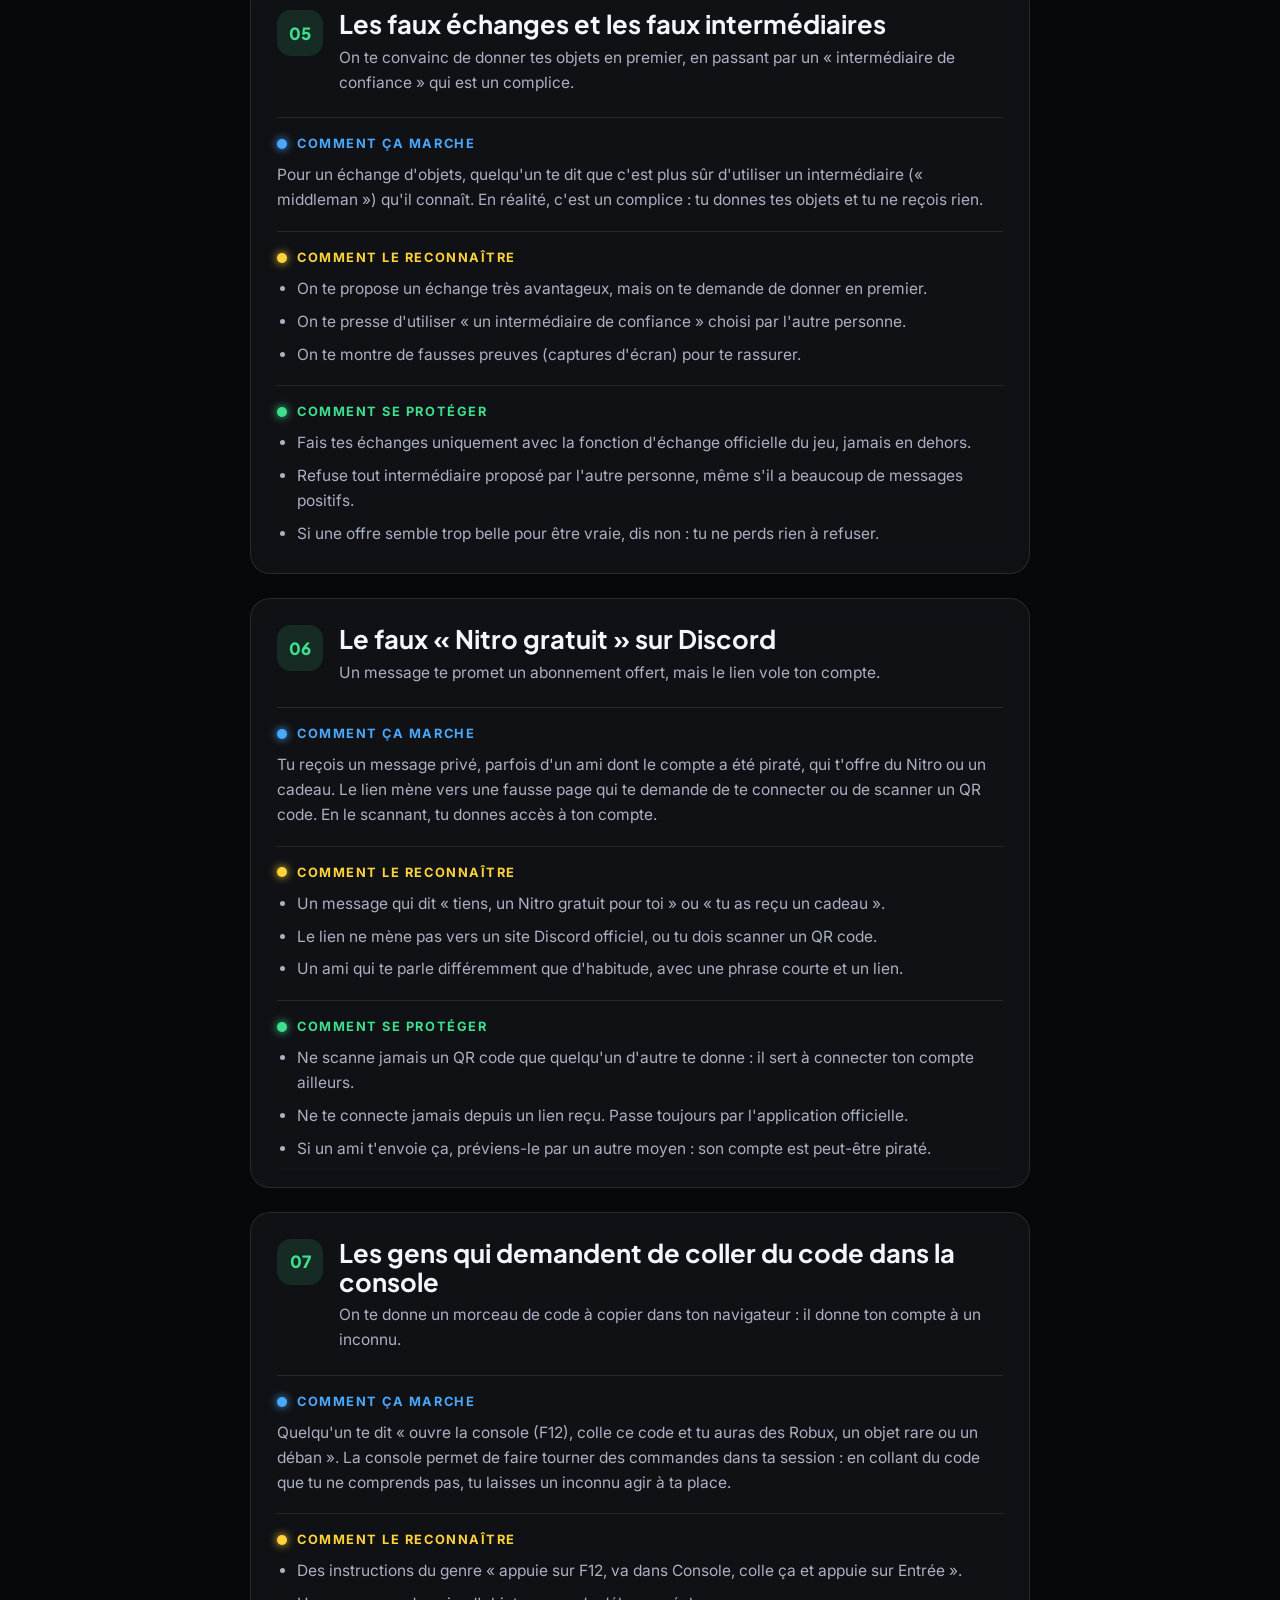
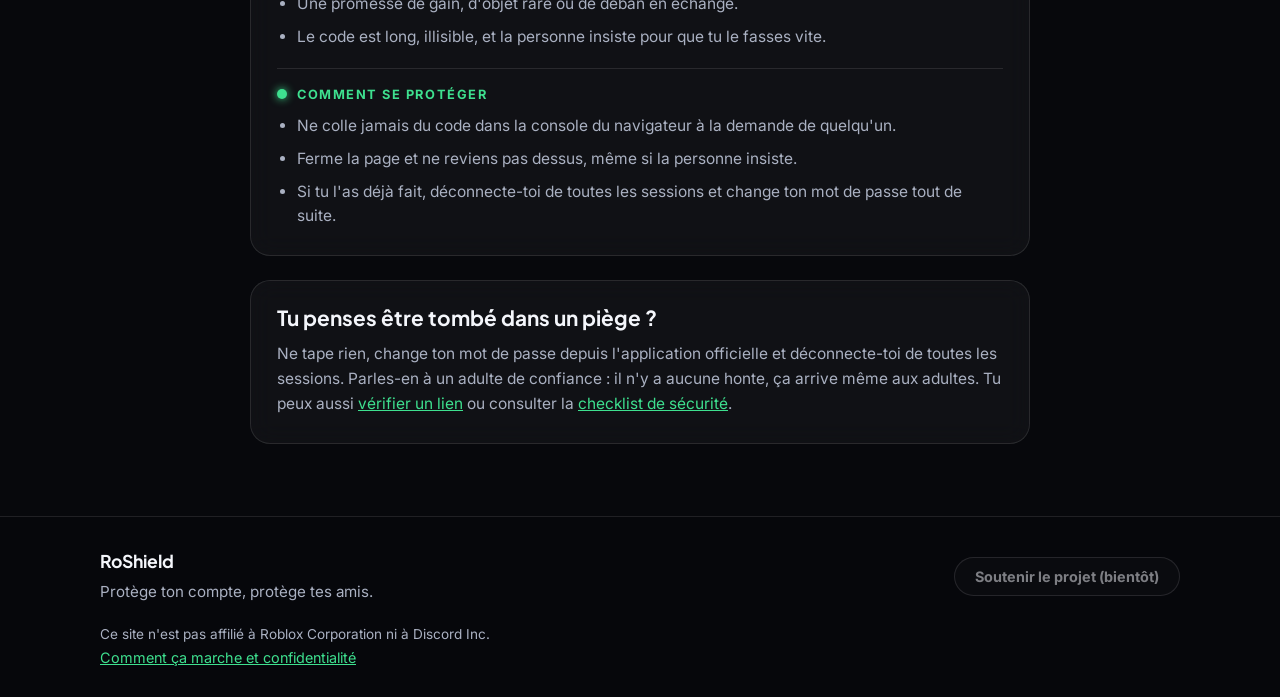
<file: guides.html>
<!DOCTYPE html>
<html lang="fr">
<head>
  <meta charset="UTF-8">
  <meta name="viewport" content="width=device-width, initial-scale=1">
  <title>Guide des arnaques</title>
  <meta name="description" content="Cookie logging, faux Robux, faux modérateurs, faux Nitro : comment ces arnaques fonctionnent, comment les reconnaître et comment s'en protéger.">

  <link rel="preconnect" href="https://fonts.googleapis.com">
  <link rel="preconnect" href="https://fonts.gstatic.com" crossorigin>
  <link href="https://fonts.googleapis.com/css2?family=Inter:wght@400;500;600;700&family=Plus+Jakarta+Sans:wght@600;700;800&display=swap" rel="stylesheet">

  <!-- hreflang:debut (generated by outils/hreflang.js, do not edit by hand) -->
  <link rel="alternate" hreflang="fr" href="https://ayoubgarri7-boop.github.io/roshield/guides.html">
  <link rel="alternate" hreflang="en" href="https://ayoubgarri7-boop.github.io/roshield/en/guides.html">
  <link rel="alternate" hreflang="x-default" href="https://ayoubgarri7-boop.github.io/roshield/guides.html">
  <!-- hreflang:fin -->

  <link rel="stylesheet" href="css/style.css">
</head>
<body>

  <div id="entete"></div>

  <main class="conteneur page">

    <header class="page__tete">
      <p class="sur-titre">Guide des arnaques</p>
      <h1 class="page__titre">Reconnais le <span class="texte-degrade">piège</span><span class="point-couleur">.</span></h1>
      <p class="page__intro">
        Sept arnaques très courantes sur Roblox et Discord. Pour chacune : comment ça marche,
        comment la reconnaître et comment t'en protéger. Aucune méthode n'est parfaite à 100 %,
        mais ces réflexes réduisent beaucoup les risques.
      </p>
    </header>

    <!-- Sommaire : des liens vers chaque carte de la page -->
    <nav class="sommaire" aria-label="Sommaire des arnaques">
      <a class="sommaire__lien" href="#cookie-logging"><span class="sommaire__num">01</span>Cookie logging</a>
      <a class="sommaire__lien" href="#faux-robux"><span class="sommaire__num">02</span>Faux Robux</a>
      <a class="sommaire__lien" href="#faux-moderateurs"><span class="sommaire__num">03</span>Faux modérateurs</a>
      <a class="sommaire__lien" href="#faux-emplois"><span class="sommaire__num">04</span>Faux jobs</a>
      <a class="sommaire__lien" href="#faux-echanges"><span class="sommaire__num">05</span>Faux échanges</a>
      <a class="sommaire__lien" href="#faux-nitro"><span class="sommaire__num">06</span>Faux Nitro</a>
      <a class="sommaire__lien" href="#console-navigateur"><span class="sommaire__num">07</span>Code dans la console</a>
    </nav>

    <div class="guides">

    <!-- ===== Arnaque 1 : Le cookie logging ===== -->
    <article class="carte guide" id="cookie-logging">
      <header class="guide__tete">
        <span class="guide__num" aria-hidden="true">01</span>
        <div>
          <h2 class="guide__titre">Le cookie logging</h2>
          <p class="guide__resume">Un pirate vole la « clé » qui te garde connecté, et entre dans ton compte sans mot de passe.</p>
        </div>
      </header>

      <section class="guide__bloc guide__bloc--comment">
        <h3 class="guide__etiquette">Comment ça marche</h3>
        <p>Quand tu es connecté, ton navigateur garde un petit fichier secret (un cookie) qui prouve que c'est bien toi. Si un pirate le copie, il peut prendre ta place sur Roblox, même sans connaître ton mot de passe. Il le vole avec un faux site, un fichier ou une extension piégée.</p>
      </section>

      <section class="guide__bloc guide__bloc--reconnaitre">
        <h3 class="guide__etiquette">Comment le reconnaître</h3>
        <ul>
            <li>On te dit « regarde mon avatar », « regarde mon jeu » ou « rejoins mon serveur privé » et on te donne un lien.</li>
            <li>Le lien mène vers une page qui te demande de te connecter, de télécharger quelque chose ou d'installer une extension.</li>
            <li>L'adresse du site n'est pas celle du vrai Roblox (vérifie-la avec le vérificateur de ce site).</li>
        </ul>
      </section>

      <section class="guide__bloc guide__bloc--proteger">
        <h3 class="guide__etiquette">Comment se protéger</h3>
        <ul>
            <li>Ne te connecte jamais depuis un lien reçu : tape toi-même l'adresse officielle ou utilise l'application.</li>
            <li>N'installe pas d'extension ni de fichier proposé par quelqu'un que tu ne connais pas.</li>
            <li>Au moindre doute, déconnecte-toi de toutes les sessions et change ton mot de passe depuis l'application officielle.</li>
        </ul>
      </section>
    </article>
    <!-- ===== Arnaque 2 : Les faux « Robux gratuits » et les faux générateurs ===== -->
    <article class="carte guide" id="faux-robux">
      <header class="guide__tete">
        <span class="guide__num" aria-hidden="true">02</span>
        <div>
          <h2 class="guide__titre">Les faux « Robux gratuits » et les faux générateurs</h2>
          <p class="guide__resume">On te promet des Robux pour rien, mais le but est de te voler ton compte ou ton argent.</p>
        </div>
      </header>

      <section class="guide__bloc guide__bloc--comment">
        <h3 class="guide__etiquette">Comment ça marche</h3>
        <p>Un site ou une vidéo affirme qu'il peut te donner des Robux gratuits. Pour les « recevoir », il te demande ton pseudo, ton mot de passe, un code, de télécharger un programme ou de remplir des sondages. En réalité, rien n'arrive : les arnaqueurs récupèrent tes informations.</p>
      </section>

      <section class="guide__bloc guide__bloc--reconnaitre">
        <h3 class="guide__etiquette">Comment le reconnaître</h3>
        <ul>
            <li>Des promesses énormes : « 10 000 Robux gratuits », « générateur 100 % fonctionnel ».</li>
            <li>Un compte à rebours ou un message du type « il ne reste que 3 places » pour te faire aller vite.</li>
            <li>Le site te demande ton mot de passe, de « prouver que tu es humain » ou de télécharger un fichier.</li>
        </ul>
      </section>

      <section class="guide__bloc guide__bloc--proteger">
        <h3 class="guide__etiquette">Comment se protéger</h3>
        <ul>
            <li>Retiens une règle simple : un générateur de Robux n'existe pas. Les seules façons d'en avoir sont officielles.</li>
            <li>Ferme la page et ne rentre jamais ton mot de passe sur un site qui promet des cadeaux.</li>
            <li>Si c'est une vidéo ou un message, signale-le et préviens tes amis.</li>
        </ul>
      </section>
    </article>
    <!-- ===== Arnaque 3 : Les faux modérateurs et faux support ===== -->
    <article class="carte guide" id="faux-moderateurs">
      <header class="guide__tete">
        <span class="guide__num" aria-hidden="true">03</span>
        <div>
          <h2 class="guide__titre">Les faux modérateurs et faux support</h2>
          <p class="guide__resume">Quelqu'un se fait passer pour le personnel de Roblox ou de Discord pour te faire peur et te faire agir vite.</p>
        </div>
      </header>

      <section class="guide__bloc guide__bloc--comment">
        <h3 class="guide__etiquette">Comment ça marche</h3>
        <p>Tu reçois un message qui dit « ton compte va être banni » ou « on a détecté un problème ». La personne te demande ensuite de partager ton écran, de lui donner un code ou de cliquer sur un lien pour « régler ça ». En partageant ton écran, tu lui montres tes codes et ton compte.</p>
      </section>

      <section class="guide__bloc guide__bloc--reconnaitre">
        <h3 class="guide__etiquette">Comment le reconnaître</h3>
        <ul>
            <li>Un message privé avec un ton urgent ou menaçant (« tu as 10 minutes »).</li>
            <li>On te demande ton mot de passe, un code reçu par SMS ou e-mail, ou de partager ton écran.</li>
            <li>Le message arrive d'un simple utilisateur, ou d'un compte dont le nom imite celui d'une vraie équipe.</li>
        </ul>
      </section>

      <section class="guide__bloc guide__bloc--proteger">
        <h3 class="guide__etiquette">Comment se protéger</h3>
        <ul>
            <li>Ne partage jamais ton écran avec quelqu'un qui te contacte en premier, surtout pendant une connexion.</li>
            <li>Ne donne jamais un mot de passe ni un code. Le vrai personnel ne te les demande pas.</li>
            <li>En cas de doute, contacte le support depuis le site officiel, en tapant toi-même l'adresse.</li>
        </ul>
      </section>
    </article>
    <!-- ===== Arnaque 4 : Les fausses offres de travail et « teste mon jeu » ===== -->
    <article class="carte guide" id="faux-emplois">
      <header class="guide__tete">
        <span class="guide__num" aria-hidden="true">04</span>
        <div>
          <h2 class="guide__titre">Les fausses offres de travail et « teste mon jeu »</h2>
          <p class="guide__resume">On te propose un job ou un test de jeu, mais le fichier à lancer cache un virus.</p>
        </div>
      </header>

      <section class="guide__bloc guide__bloc--comment">
        <h3 class="guide__etiquette">Comment ça marche</h3>
        <p>Quelqu'un te propose de devenir testeur, développeur ou modérateur, ou te demande de tester son jeu. Pour cela, il t'envoie un fichier à lancer sur ton ordinateur (un programme, un .exe, un .zip). Ce fichier est un logiciel malveillant qui peut voler tes mots de passe et tes sessions.</p>
      </section>

      <section class="guide__bloc guide__bloc--reconnaitre">
        <h3 class="guide__etiquette">Comment le reconnaître</h3>
        <ul>
            <li>L'offre arrive en message privé, sans que tu l'aies cherchée, avec une récompense très généreuse.</li>
            <li>On te demande de télécharger un fichier hors de Roblox, parfois en désactivant ton antivirus.</li>
            <li>La personne te met la pression ou refuse de tester dans le jeu Roblox officiel.</li>
        </ul>
      </section>

      <section class="guide__bloc guide__bloc--proteger">
        <h3 class="guide__etiquette">Comment se protéger</h3>
        <ul>
            <li>Ne lance jamais un fichier envoyé par quelqu'un que tu ne connais pas, même s'il a l'air d'un jeu.</li>
            <li>Ne désactive jamais ton antivirus parce qu'on te le demande.</li>
            <li>Un vrai test de jeu se fait dans Roblox, avec un lien vers le site officiel. Montre l'offre à un adulte de confiance.</li>
        </ul>
      </section>
    </article>
    <!-- ===== Arnaque 5 : Les faux échanges et les faux intermédiaires ===== -->
    <article class="carte guide" id="faux-echanges">
      <header class="guide__tete">
        <span class="guide__num" aria-hidden="true">05</span>
        <div>
          <h2 class="guide__titre">Les faux échanges et les faux intermédiaires</h2>
          <p class="guide__resume">On te convainc de donner tes objets en premier, en passant par un « intermédiaire de confiance » qui est un complice.</p>
        </div>
      </header>

      <section class="guide__bloc guide__bloc--comment">
        <h3 class="guide__etiquette">Comment ça marche</h3>
        <p>Pour un échange d'objets, quelqu'un te dit que c'est plus sûr d'utiliser un intermédiaire (« middleman ») qu'il connaît. En réalité, c'est un complice : tu donnes tes objets et tu ne reçois rien.</p>
      </section>

      <section class="guide__bloc guide__bloc--reconnaitre">
        <h3 class="guide__etiquette">Comment le reconnaître</h3>
        <ul>
            <li>On te propose un échange très avantageux, mais on te demande de donner en premier.</li>
            <li>On te presse d'utiliser « un intermédiaire de confiance » choisi par l'autre personne.</li>
            <li>On te montre de fausses preuves (captures d'écran) pour te rassurer.</li>
        </ul>
      </section>

      <section class="guide__bloc guide__bloc--proteger">
        <h3 class="guide__etiquette">Comment se protéger</h3>
        <ul>
            <li>Fais tes échanges uniquement avec la fonction d'échange officielle du jeu, jamais en dehors.</li>
            <li>Refuse tout intermédiaire proposé par l'autre personne, même s'il a beaucoup de messages positifs.</li>
            <li>Si une offre semble trop belle pour être vraie, dis non : tu ne perds rien à refuser.</li>
        </ul>
      </section>
    </article>
    <!-- ===== Arnaque 6 : Le faux « Nitro gratuit » sur Discord ===== -->
    <article class="carte guide" id="faux-nitro">
      <header class="guide__tete">
        <span class="guide__num" aria-hidden="true">06</span>
        <div>
          <h2 class="guide__titre">Le faux « Nitro gratuit » sur Discord</h2>
          <p class="guide__resume">Un message te promet un abonnement offert, mais le lien vole ton compte.</p>
        </div>
      </header>

      <section class="guide__bloc guide__bloc--comment">
        <h3 class="guide__etiquette">Comment ça marche</h3>
        <p>Tu reçois un message privé, parfois d'un ami dont le compte a été piraté, qui t'offre du Nitro ou un cadeau. Le lien mène vers une fausse page qui te demande de te connecter ou de scanner un QR code. En le scannant, tu donnes accès à ton compte.</p>
      </section>

      <section class="guide__bloc guide__bloc--reconnaitre">
        <h3 class="guide__etiquette">Comment le reconnaître</h3>
        <ul>
            <li>Un message qui dit « tiens, un Nitro gratuit pour toi » ou « tu as reçu un cadeau ».</li>
            <li>Le lien ne mène pas vers un site Discord officiel, ou tu dois scanner un QR code.</li>
            <li>Un ami qui te parle différemment que d'habitude, avec une phrase courte et un lien.</li>
        </ul>
      </section>

      <section class="guide__bloc guide__bloc--proteger">
        <h3 class="guide__etiquette">Comment se protéger</h3>
        <ul>
            <li>Ne scanne jamais un QR code que quelqu'un d'autre te donne : il sert à connecter ton compte ailleurs.</li>
            <li>Ne te connecte jamais depuis un lien reçu. Passe toujours par l'application officielle.</li>
            <li>Si un ami t'envoie ça, préviens-le par un autre moyen : son compte est peut-être piraté.</li>
        </ul>
      </section>
    </article>
    <!-- ===== Arnaque 7 : Les gens qui demandent de coller du code dans la console ===== -->
    <article class="carte guide" id="console-navigateur">
      <header class="guide__tete">
        <span class="guide__num" aria-hidden="true">07</span>
        <div>
          <h2 class="guide__titre">Les gens qui demandent de coller du code dans la console</h2>
          <p class="guide__resume">On te donne un morceau de code à copier dans ton navigateur : il donne ton compte à un inconnu.</p>
        </div>
      </header>

      <section class="guide__bloc guide__bloc--comment">
        <h3 class="guide__etiquette">Comment ça marche</h3>
        <p>Quelqu'un te dit « ouvre la console (F12), colle ce code et tu auras des Robux, un objet rare ou un déban ». La console permet de faire tourner des commandes dans ta session : en collant du code que tu ne comprends pas, tu laisses un inconnu agir à ta place.</p>
      </section>

      <section class="guide__bloc guide__bloc--reconnaitre">
        <h3 class="guide__etiquette">Comment le reconnaître</h3>
        <ul>
            <li>Des instructions du genre « appuie sur F12, va dans Console, colle ça et appuie sur Entrée ».</li>
            <li>Une promesse de gain, d'objet rare ou de déban en échange.</li>
            <li>Le code est long, illisible, et la personne insiste pour que tu le fasses vite.</li>
        </ul>
      </section>

      <section class="guide__bloc guide__bloc--proteger">
        <h3 class="guide__etiquette">Comment se protéger</h3>
        <ul>
            <li>Ne colle jamais du code dans la console du navigateur à la demande de quelqu'un.</li>
            <li>Ferme la page et ne reviens pas dessus, même si la personne insiste.</li>
            <li>Si tu l'as déjà fait, déconnecte-toi de toutes les sessions et change ton mot de passe tout de suite.</li>
        </ul>
      </section>
    </article>
    </div>

    <!-- Encadré final -->
    <section class="carte conseil guide-fin">
      <h2>Tu penses être tombé dans un piège ?</h2>
      <p>
        Ne tape rien, change ton mot de passe depuis l'application officielle et déconnecte-toi de toutes
        les sessions. Parles-en à un adulte de confiance : il n'y a aucune honte, ça arrive même aux adultes.
        Tu peux aussi <a href="verificateur.html">vérifier un lien</a> ou consulter la
        <a href="securite.html">checklist de sécurité</a>.
      </p>
    </section>

  </main>

  <div id="pied"></div>

  <script src="js/config.js"></script>
  <script src="js/commun.js"></script>
</body>
</html>
</file>
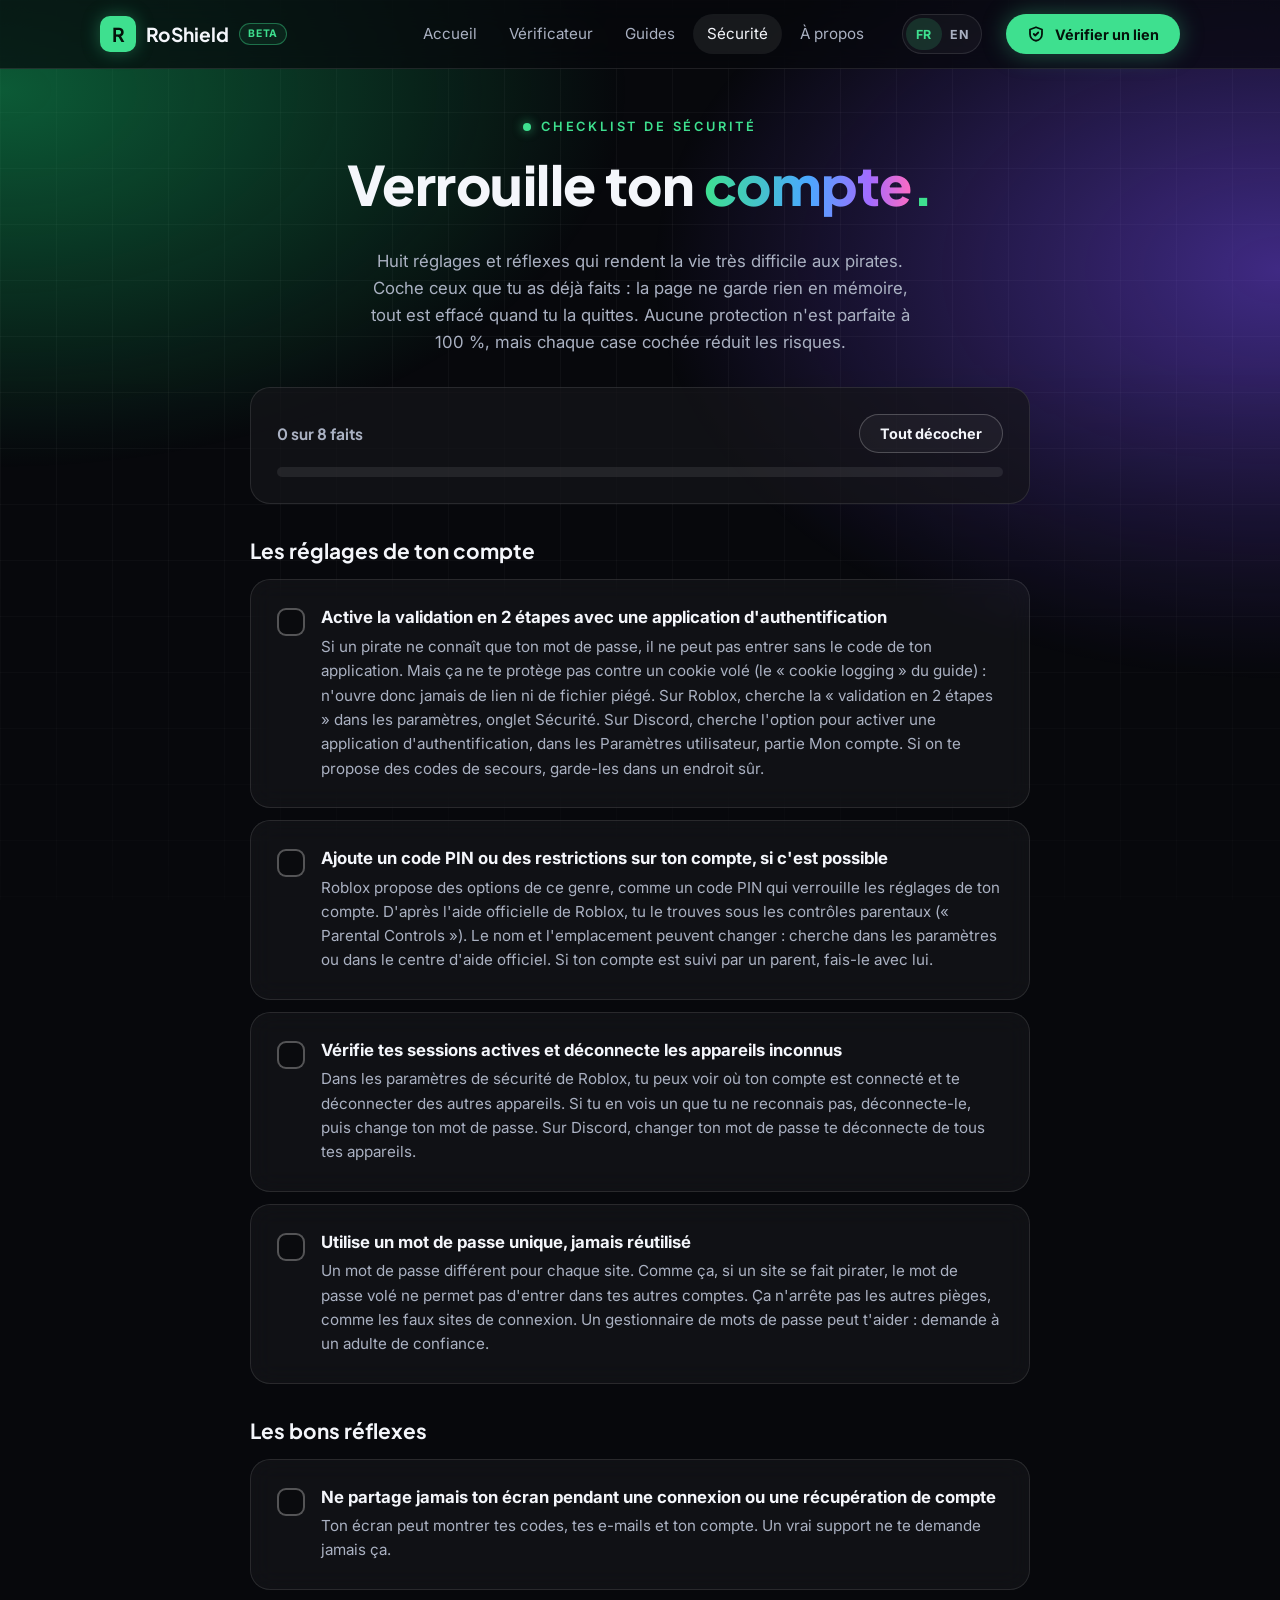
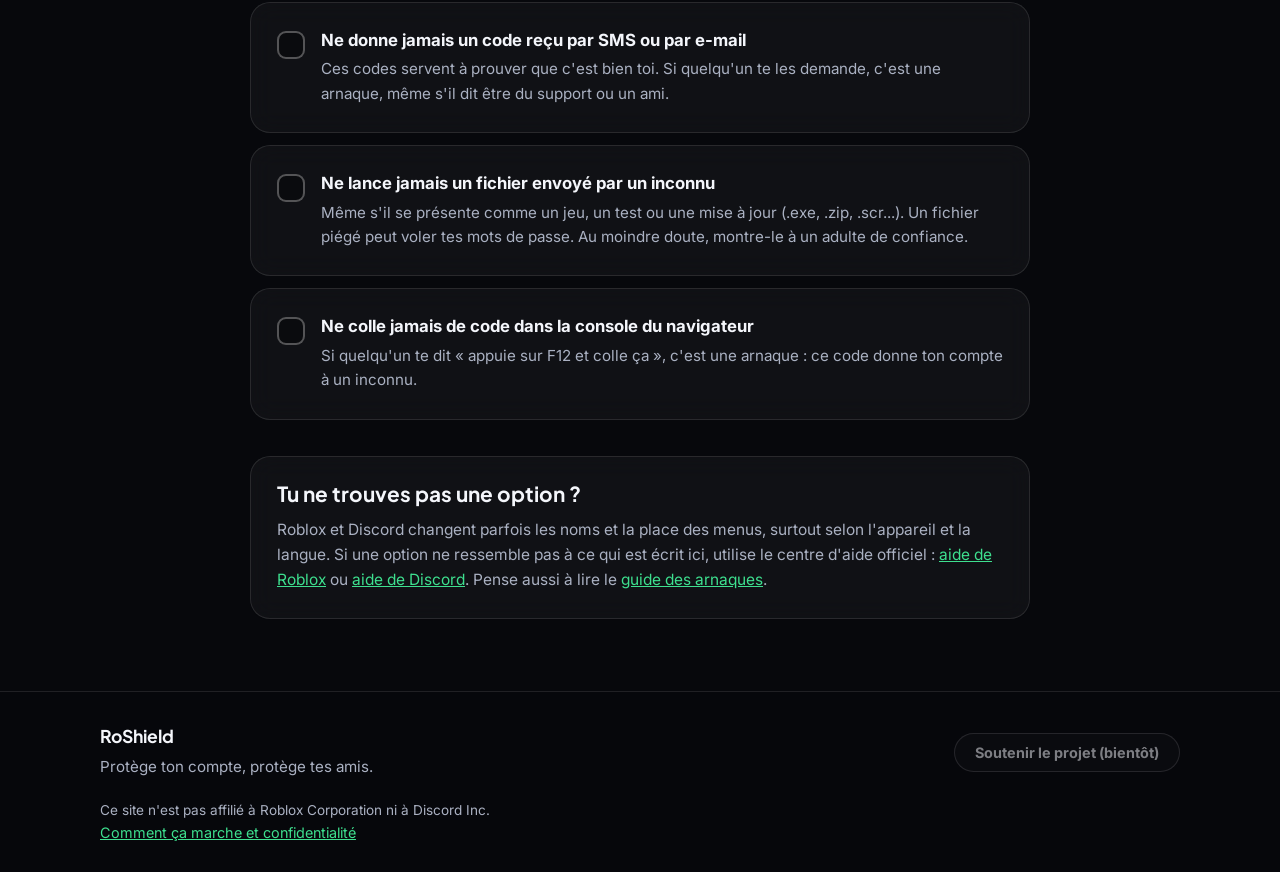
<file: securite.html>
<!DOCTYPE html>
<html lang="fr">
<head>
  <meta charset="UTF-8">
  <meta name="viewport" content="width=device-width, initial-scale=1">
  <title>Checklist de sécurité</title>
  <meta name="description" content="Huit réglages et réflexes pour protéger ton compte Roblox et Discord. Coche ceux que tu as déjà faits.">

  <link rel="preconnect" href="https://fonts.googleapis.com">
  <link rel="preconnect" href="https://fonts.gstatic.com" crossorigin>
  <link href="https://fonts.googleapis.com/css2?family=Inter:wght@400;500;600;700&family=Plus+Jakarta+Sans:wght@600;700;800&display=swap" rel="stylesheet">

  <!-- hreflang:debut (generated by outils/hreflang.js, do not edit by hand) -->
  <link rel="alternate" hreflang="fr" href="https://ayoubgarri7-boop.github.io/roshield/securite.html">
  <link rel="alternate" hreflang="en" href="https://ayoubgarri7-boop.github.io/roshield/en/securite.html">
  <link rel="alternate" hreflang="x-default" href="https://ayoubgarri7-boop.github.io/roshield/securite.html">
  <!-- hreflang:fin -->

  <link rel="stylesheet" href="css/style.css">
</head>
<body>

  <div id="entete"></div>

  <main class="conteneur page">

    <header class="page__tete">
      <p class="sur-titre">Checklist de sécurité</p>
      <h1 class="page__titre">Verrouille ton <span class="texte-degrade">compte</span><span class="point-couleur">.</span></h1>
      <p class="page__intro">
        Huit réglages et réflexes qui rendent la vie très difficile aux pirates. Coche ceux que tu as
        déjà faits : la page ne garde rien en mémoire, tout est effacé quand tu la quittes.
        Aucune protection n'est parfaite à 100 %, mais chaque case cochée réduit les risques.
      </p>
    </header>

    <!-- Compteur de progression (rempli par js/securite.js) -->
    <section class="carte progres" aria-label="Ta progression">
      <div class="progres__ligne">
        <p class="progres__texte" id="progres-texte" aria-live="polite">0 sur 8 faits</p>
        <button type="button" class="bouton bouton--secondaire bouton--petit" id="bouton-reset">Tout décocher</button>
      </div>
      <div class="progres__piste" role="progressbar" aria-labelledby="progres-texte"
           aria-valuemin="0" aria-valuemax="8" aria-valuenow="0" id="progres-barre">
        <span class="progres__rempli" id="progres-rempli"></span>
      </div>
      <p class="progres__fin" id="progres-fin" hidden>
        Bien joué, tu as fait tout le tour de la checklist ! Reste quand même attentif : aucune
        protection n'est parfaite à 100 %.
      </p>
    </section>

    <!-- ===== Groupe 1 : les réglages du compte ===== -->
    <section class="check-groupe" aria-labelledby="titre-reglages">
      <h2 class="check-groupe__titre" id="titre-reglages">Les réglages de ton compte</h2>

      <label class="check carte">
        <input class="check__entree" type="checkbox">
        <span class="check__boite" aria-hidden="true"></span>
        <span class="check__corps">
          <span class="check__titre">Active la validation en 2 étapes avec une application d'authentification</span>
          <span class="check__aide">
            Si un pirate ne connaît que ton mot de passe, il ne peut pas entrer sans le code de ton application.
            Mais ça ne te protège pas contre un cookie volé (le « cookie logging » du guide) : n'ouvre donc jamais
            de lien ni de fichier piégé. Sur Roblox, cherche la « validation en 2 étapes » dans les paramètres,
            onglet Sécurité. Sur Discord, cherche l'option pour activer une application d'authentification, dans les
            Paramètres utilisateur, partie Mon compte. Si on te propose des codes de secours, garde-les dans un endroit sûr.
          </span>
        </span>
      </label>

      <label class="check carte">
        <input class="check__entree" type="checkbox">
        <span class="check__boite" aria-hidden="true"></span>
        <span class="check__corps">
          <span class="check__titre">Ajoute un code PIN ou des restrictions sur ton compte, si c'est possible</span>
          <span class="check__aide">
            Roblox propose des options de ce genre, comme un code PIN qui verrouille les réglages de ton compte.
            D'après l'aide officielle de Roblox, tu le trouves sous les contrôles parentaux (« Parental Controls »).
            Le nom et l'emplacement peuvent changer : cherche dans les paramètres ou dans le centre d'aide officiel.
            Si ton compte est suivi par un parent, fais-le avec lui.
          </span>
        </span>
      </label>

      <label class="check carte">
        <input class="check__entree" type="checkbox">
        <span class="check__boite" aria-hidden="true"></span>
        <span class="check__corps">
          <span class="check__titre">Vérifie tes sessions actives et déconnecte les appareils inconnus</span>
          <span class="check__aide">
            Dans les paramètres de sécurité de Roblox, tu peux voir où ton compte est connecté et te déconnecter
            des autres appareils. Si tu en vois un que tu ne reconnais pas, déconnecte-le, puis change ton mot de
            passe. Sur Discord, changer ton mot de passe te déconnecte de tous tes appareils.
          </span>
        </span>
      </label>

      <label class="check carte">
        <input class="check__entree" type="checkbox">
        <span class="check__boite" aria-hidden="true"></span>
        <span class="check__corps">
          <span class="check__titre">Utilise un mot de passe unique, jamais réutilisé</span>
          <span class="check__aide">
            Un mot de passe différent pour chaque site. Comme ça, si un site se fait pirater, le mot de passe volé
            ne permet pas d'entrer dans tes autres comptes. Ça n'arrête pas les autres pièges, comme les faux sites
            de connexion. Un gestionnaire de mots de passe peut t'aider : demande à un adulte de confiance.
          </span>
        </span>
      </label>
    </section>

    <!-- ===== Groupe 2 : les bons réflexes ===== -->
    <section class="check-groupe" aria-labelledby="titre-reflexes">
      <h2 class="check-groupe__titre" id="titre-reflexes">Les bons réflexes</h2>

      <label class="check carte">
        <input class="check__entree" type="checkbox">
        <span class="check__boite" aria-hidden="true"></span>
        <span class="check__corps">
          <span class="check__titre">Ne partage jamais ton écran pendant une connexion ou une récupération de compte</span>
          <span class="check__aide">
            Ton écran peut montrer tes codes, tes e-mails et ton compte. Un vrai support ne te demande jamais ça.
          </span>
        </span>
      </label>

      <label class="check carte">
        <input class="check__entree" type="checkbox">
        <span class="check__boite" aria-hidden="true"></span>
        <span class="check__corps">
          <span class="check__titre">Ne donne jamais un code reçu par SMS ou par e-mail</span>
          <span class="check__aide">
            Ces codes servent à prouver que c'est bien toi. Si quelqu'un te les demande, c'est une arnaque,
            même s'il dit être du support ou un ami.
          </span>
        </span>
      </label>

      <label class="check carte">
        <input class="check__entree" type="checkbox">
        <span class="check__boite" aria-hidden="true"></span>
        <span class="check__corps">
          <span class="check__titre">Ne lance jamais un fichier envoyé par un inconnu</span>
          <span class="check__aide">
            Même s'il se présente comme un jeu, un test ou une mise à jour (.exe, .zip, .scr...). Un fichier
            piégé peut voler tes mots de passe. Au moindre doute, montre-le à un adulte de confiance.
          </span>
        </span>
      </label>

      <label class="check carte">
        <input class="check__entree" type="checkbox">
        <span class="check__boite" aria-hidden="true"></span>
        <span class="check__corps">
          <span class="check__titre">Ne colle jamais de code dans la console du navigateur</span>
          <span class="check__aide">
            Si quelqu'un te dit « appuie sur F12 et colle ça », c'est une arnaque : ce code donne ton compte
            à un inconnu.
          </span>
        </span>
      </label>
    </section>

    <!-- Note sur les noms des options -->
    <section class="carte conseil">
      <h2>Tu ne trouves pas une option ?</h2>
      <p>
        Roblox et Discord changent parfois les noms et la place des menus, surtout selon l'appareil et la langue.
        Si une option ne ressemble pas à ce qui est écrit ici, utilise le centre d'aide officiel :
        <a href="https://www.roblox.com/support" target="_blank" rel="noopener noreferrer">aide de Roblox</a> ou
        <a href="https://support.discord.com" target="_blank" rel="noopener noreferrer">aide de Discord</a>.
        Pense aussi à lire le <a href="guides.html">guide des arnaques</a>.
      </p>
    </section>

  </main>

  <div id="pied"></div>

  <script src="js/config.js"></script>
  <script src="js/commun.js"></script>
  <script src="js/securite.js"></script>
</body>
</html>
</file>
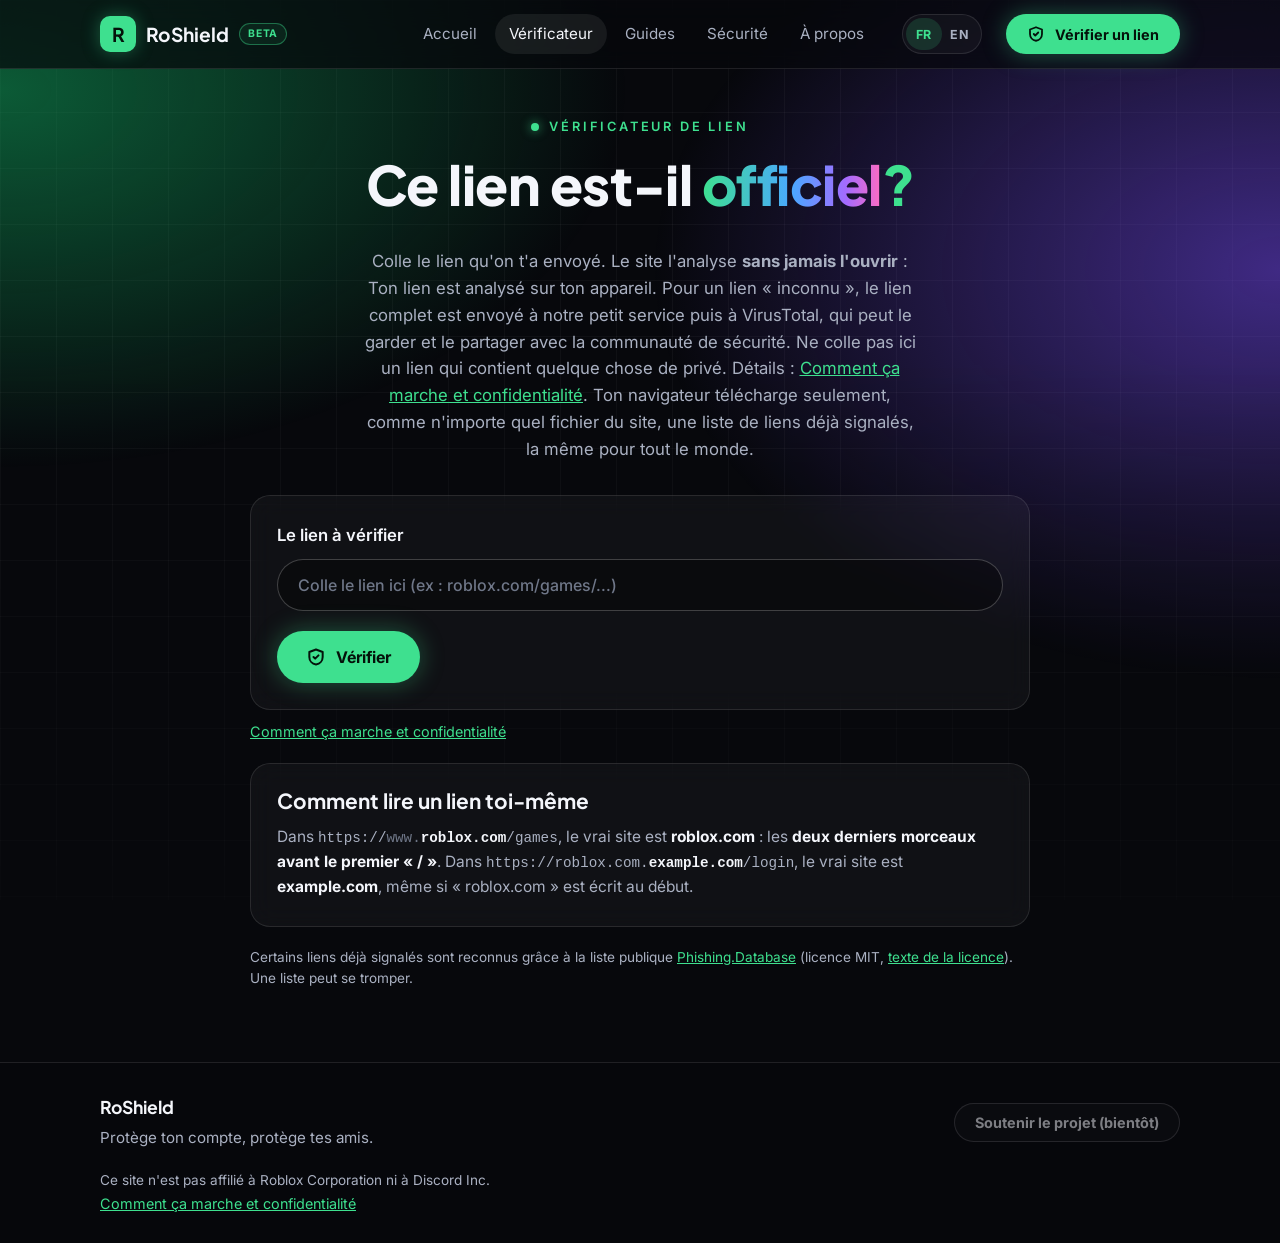
<file: verificateur.html>
<!DOCTYPE html>
<html lang="fr">
<head>
  <meta charset="UTF-8">
  <meta name="viewport" content="width=device-width, initial-scale=1">
  <title>Vérificateur de lien</title>
  <meta name="description" content="Colle un lien suspect : on t'explique s'il mène vers un domaine officiel Roblox ou Discord, ou vers un faux site.">

  <link rel="preconnect" href="https://fonts.googleapis.com">
  <link rel="preconnect" href="https://fonts.gstatic.com" crossorigin>
  <link href="https://fonts.googleapis.com/css2?family=Inter:wght@400;500;600;700&family=Plus+Jakarta+Sans:wght@600;700;800&display=swap" rel="stylesheet">

  <!-- hreflang:debut (generated by outils/hreflang.js, do not edit by hand) -->
  <link rel="alternate" hreflang="fr" href="https://ayoubgarri7-boop.github.io/roshield/verificateur.html">
  <link rel="alternate" hreflang="en" href="https://ayoubgarri7-boop.github.io/roshield/en/verificateur.html">
  <link rel="alternate" hreflang="x-default" href="https://ayoubgarri7-boop.github.io/roshield/verificateur.html">
  <!-- hreflang:fin -->

  <link rel="stylesheet" href="css/style.css">
</head>
<body>

  <div id="entete"></div>

  <main class="conteneur page">

    <header class="page__tete">
      <p class="sur-titre">Vérificateur de lien</p>
      <h1 class="page__titre">Ce lien est-il <span class="texte-degrade">officiel</span><span class="point-couleur">?</span></h1>
      <p class="page__intro">
        Colle le lien qu'on t'a envoyé. Le site l'analyse <strong>sans jamais l'ouvrir</strong> :
        Ton lien est analysé sur ton appareil.
        Pour un lien « inconnu », le lien complet est envoyé à notre petit service puis à VirusTotal, qui peut le garder et le partager avec la communauté de sécurité.
        Ne colle pas ici un lien qui contient quelque chose de privé.
        Détails : <a href="confidentialite.html">Comment ça marche et confidentialité</a>.
        Ton navigateur télécharge seulement, comme n'importe quel fichier du site, une liste de liens déjà signalés, la même pour tout le monde.
      </p>
    </header>

    <!-- Formulaire : "novalidate" car on gère nous-mêmes les messages d'erreur -->
    <form id="form-verif" class="carte verif" novalidate>
      <label for="champ-lien" class="verif__label">Le lien à vérifier</label>
      <div class="verif__ligne">
        <!-- type="text" (pas "url") pour accepter aussi les liens sans https:// -->
        <input id="champ-lien" class="verif__champ" type="text" inputmode="url"
               placeholder="Colle le lien ici (ex : roblox.com/games/...)"
               autocomplete="off" autocapitalize="none" autocorrect="off" spellcheck="false"
               maxlength="2048">
      </div>

      <button type="submit" class="bouton bouton--principal verif__bouton">
        <svg viewBox="0 0 24 24" width="20" height="20" fill="none" stroke="currentColor"
             stroke-width="2.4" stroke-linecap="round" stroke-linejoin="round" aria-hidden="true">
          <path d="M12 3l8 3v6c0 4.5-3.2 8.3-8 9-4.8-.7-8-4.5-8-9V6z"/><path d="M9 12l2 2 4-4"/>
        </svg>
        Vérifier
      </button>
    </form>

    <p class="lien-confidentialite"><a href="confidentialite.html">Comment ça marche et confidentialité</a></p>

    <!-- Le résultat est écrit ici par js/verificateur.js.
         aria-live : les lecteurs d'écran annoncent le résultat. -->
    <div id="resultat" aria-live="polite"></div>

    <!-- Caché tant qu'il n'y a pas de résultat -->
    <section id="apres-clic" class="carte apres-clic" hidden>
      <h2>Que faire si j'ai déjà cliqué ?</h2>
      <ol>
        <li><strong>Ne tape rien</strong> sur la page : ni mot de passe, ni code reçu, et ne télécharge rien. Ferme-la.</li>
        <li><strong>Change ton mot de passe</strong> depuis l'application officielle (pas depuis un lien), sur un appareil de confiance.</li>
        <li><strong>Déconnecte-toi de toutes les sessions</strong> dans les paramètres de sécurité de ton compte.</li>
        <li><strong>Active la validation en 2 étapes</strong> si ce n'est pas déjà fait.</li>
        <li>Si tu as lancé un fichier, préviens un adulte : l'appareil doit être vérifié avec un antivirus.</li>
      </ol>
    </section>

    <section class="carte conseil">
      <h2>Comment lire un lien toi-même</h2>
      <p>
        Dans <code>https://<span class="mono-doux">www.</span><b>roblox.com</b>/games</code>, le vrai site est
        <b>roblox.com</b> : les <b>deux derniers morceaux avant le premier « / »</b>.
        Dans <code>https://roblox.com.<b>example.com</b>/login</code>, le vrai site est <b>example.com</b>,
        même si « roblox.com » est écrit au début.
      </p>
    </section>

    <p class="note-source">
      Certains liens déjà signalés sont reconnus grâce à la liste publique
      <a href="https://github.com/Phishing-Database/Phishing.Database" target="_blank" rel="noopener noreferrer">Phishing.Database</a>
      (licence MIT, <a href="LICENSE-PHISHING-DATABASE">texte de la licence</a>). Une liste peut se tromper.
    </p>

  </main>

  <div id="pied"></div>

  <!-- Ordre important : les données et textes AVANT la logique -->
  <script src="js/config.js"></script>
  <script src="js/commun.js"></script>
  <script src="js/domaines.js"></script>
  <script src="js/textes-fr.js"></script>
  <script src="js/reputation.js"></script>
  <script src="js/verificateur.js"></script>
</body>
</html>
</file>
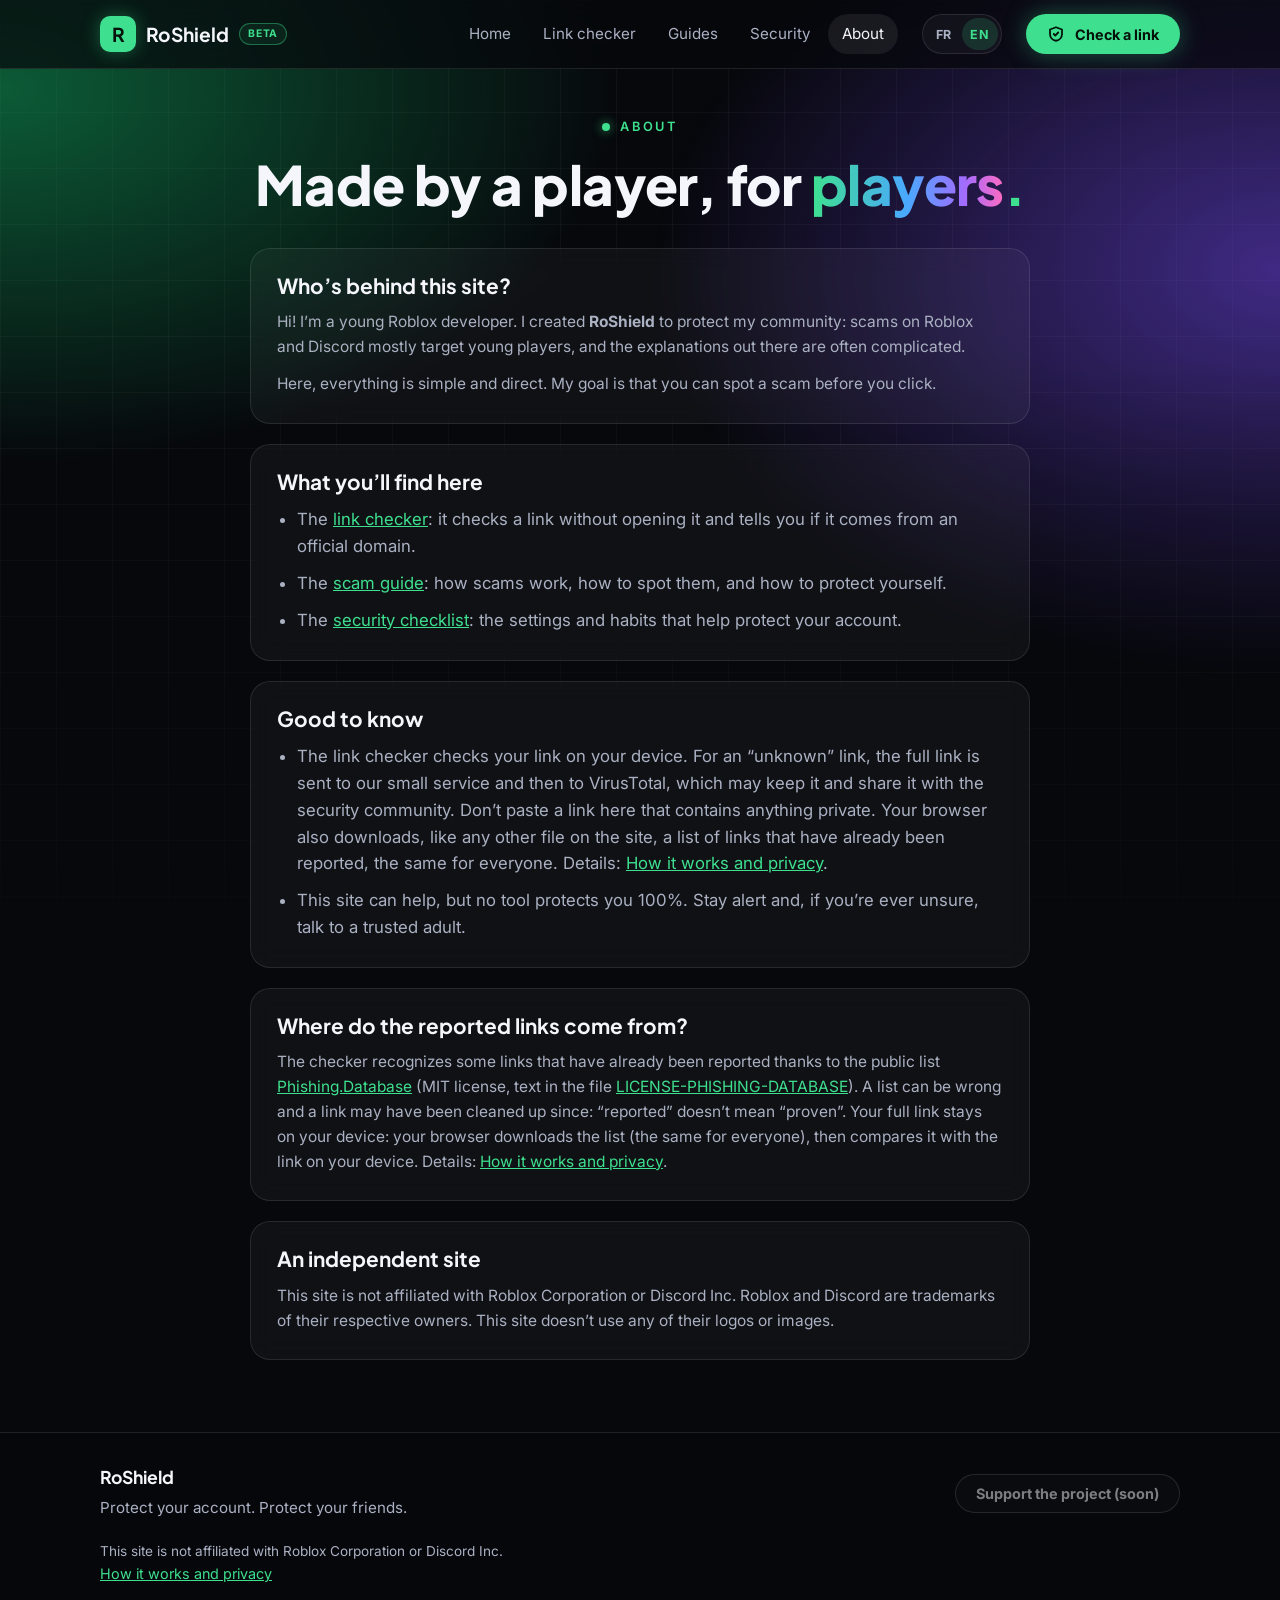
<file: en/a-propos.html>
<!DOCTYPE html>
<html lang="en">
<head>
  <meta charset="UTF-8">
  <meta name="viewport" content="width=device-width, initial-scale=1">
  <title>About</title>
  <meta name="description" content="A young Roblox developer created this site to protect their community from scams on Roblox and Discord.">

  <link rel="preconnect" href="https://fonts.googleapis.com">
  <link rel="preconnect" href="https://fonts.gstatic.com" crossorigin>
  <link href="https://fonts.googleapis.com/css2?family=Inter:wght@400;500;600;700&family=Plus+Jakarta+Sans:wght@600;700;800&display=swap" rel="stylesheet">

  <!-- hreflang:debut (generated by outils/hreflang.js, do not edit by hand) -->
  <link rel="alternate" hreflang="fr" href="https://ayoubgarri7-boop.github.io/roshield/a-propos.html">
  <link rel="alternate" hreflang="en" href="https://ayoubgarri7-boop.github.io/roshield/en/a-propos.html">
  <link rel="alternate" hreflang="x-default" href="https://ayoubgarri7-boop.github.io/roshield/a-propos.html">
  <!-- hreflang:fin -->

  <link rel="stylesheet" href="../css/style.css">
</head>
<body>

  <div id="entete"></div>

  <main class="conteneur page">

    <header class="page__tete">
      <p class="sur-titre">About</p>
      <h1 class="page__titre">Made by a player, for <span class="texte-degrade">players</span><span class="point-couleur">.</span></h1>
    </header>

    <section class="carte conseil">
      <h2>Who’s behind this site?</h2>
      <p>
        Hi! I’m a young Roblox developer. I created <strong><span data-nom></span></strong>
        to protect my community: scams on Roblox and Discord mostly target young players,
        and the explanations out there are often complicated.
      </p>
      <p>
        Here, everything is simple and direct. My goal is that you can spot a scam
        before you click.
      </p>
    </section>

    <section class="carte conseil">
      <h2>What you’ll find here</h2>
      <ul>
        <li>The <a href="verificateur.html">link checker</a>: it checks a link without opening it and tells you if it comes from an official domain.</li>
        <li>The <a href="guides.html">scam guide</a>: how scams work, how to spot them, and how to protect yourself.</li>
        <li>The <a href="securite.html">security checklist</a>: the settings and habits that help protect your account.</li>
      </ul>
    </section>

    <section class="carte conseil">
      <h2>Good to know</h2>
      <ul>
        <li>The link checker checks your link on your device. For an “unknown” link, the full link is sent to our small service and then to VirusTotal, which may keep it and share it with the security community. Don’t paste a link here that contains anything private. Your browser also downloads, like any other file on the site, a list of links that have already been reported, the same for everyone. Details: <a href="confidentialite.html">How it works and privacy</a>.</li>
        <li>This site can help, but no tool protects you 100%. Stay alert and, if you’re ever unsure, talk to a trusted adult.</li>
      </ul>
    </section>

    <section class="carte conseil">
      <h2>Where do the reported links come from?</h2>
      <p>
        The checker recognizes some links that have already been reported thanks to the public list
        <a href="https://github.com/Phishing-Database/Phishing.Database" target="_blank" rel="noopener noreferrer">Phishing.Database</a>
        (MIT license, text in the file <a href="../LICENSE-PHISHING-DATABASE">LICENSE-PHISHING-DATABASE</a>).
        A list can be wrong and a link may have been cleaned up since: “reported” doesn’t mean “proven”.
        Your full link stays on your device: your browser downloads the list (the same for everyone), then compares it with the link on your device. Details: <a href="confidentialite.html">How it works and privacy</a>.
      </p>
    </section>

    <!-- Independence notice (also repeated in the footer) -->
    <section class="carte conseil">
      <h2>An independent site</h2>
      <p>
        This site is not affiliated with Roblox Corporation or Discord Inc. Roblox and Discord are trademarks
        of their respective owners. This site doesn’t use any of their logos or images.
      </p>
    </section>

  </main>

  <div id="pied"></div>

  <script src="../js/config.js"></script>
  <script src="../js/config-en.js"></script>
  <script src="../js/commun.js"></script>
</body>
</html>
</file>
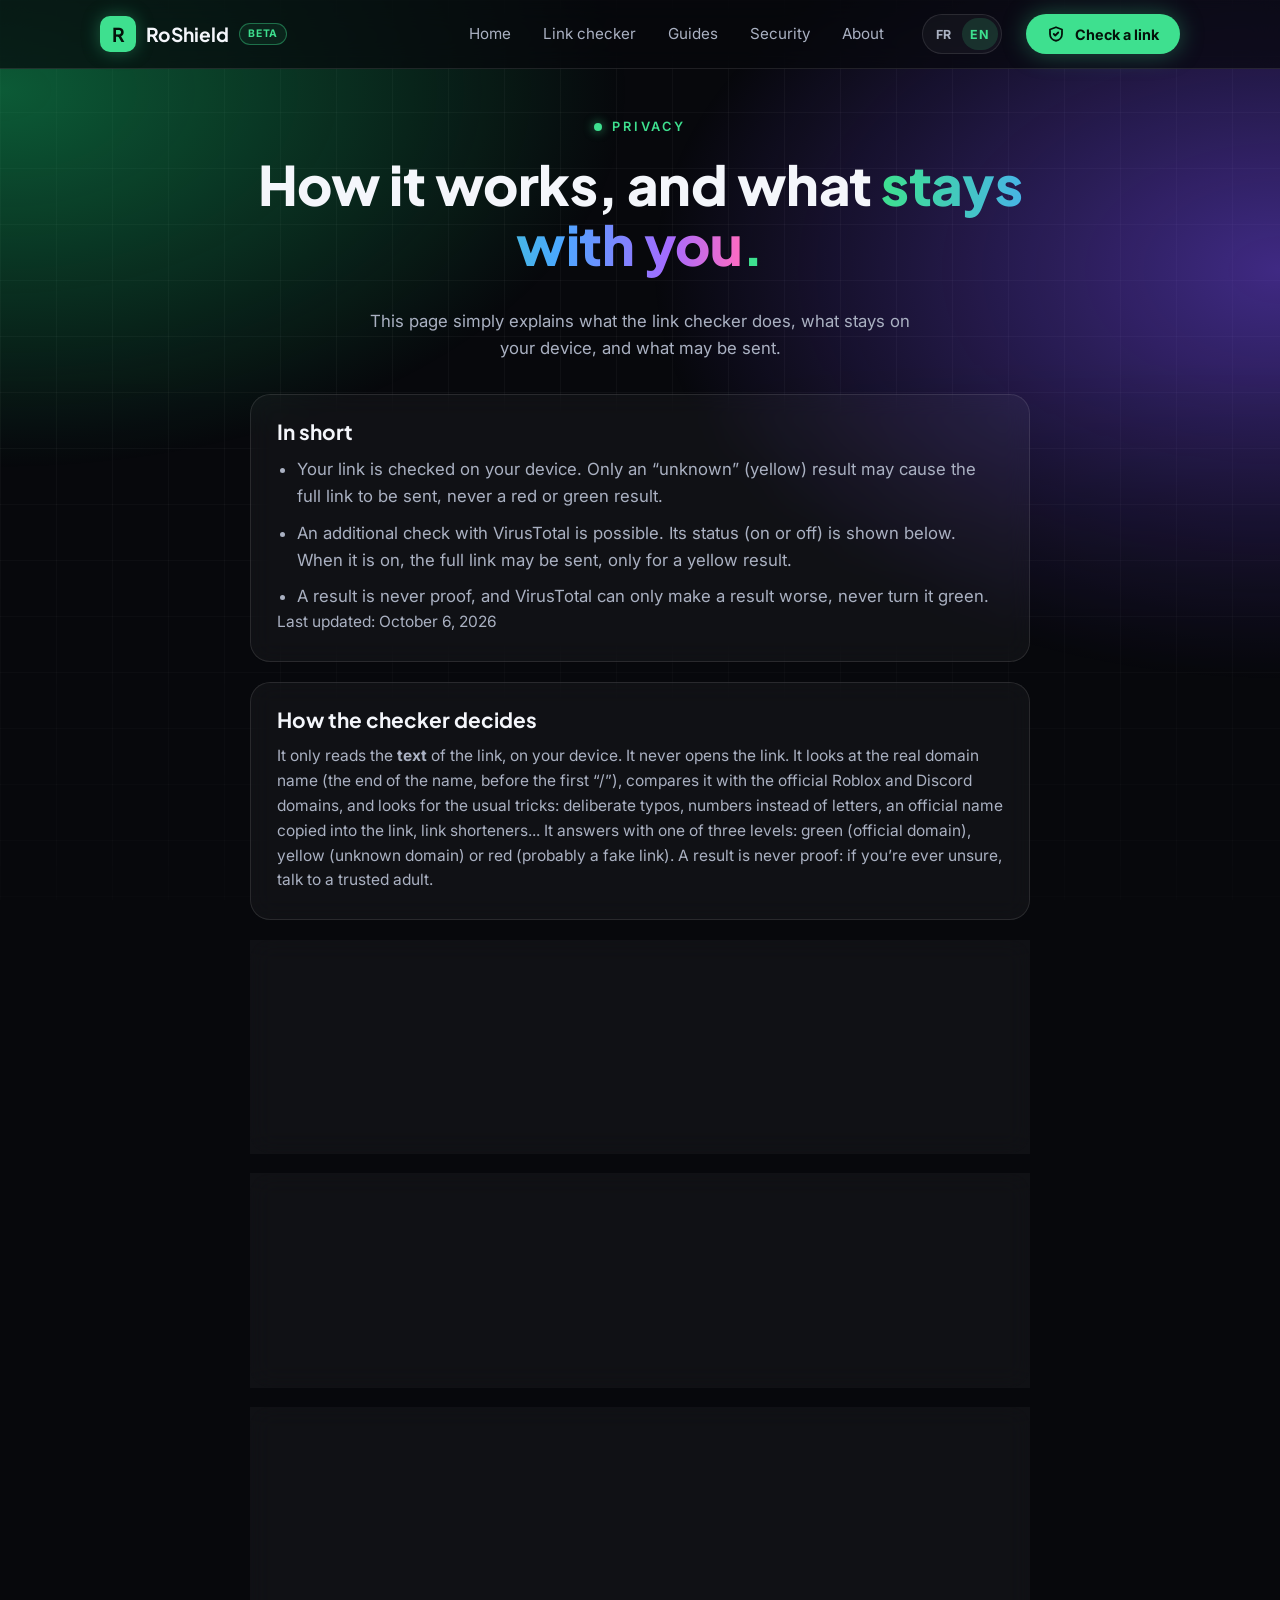
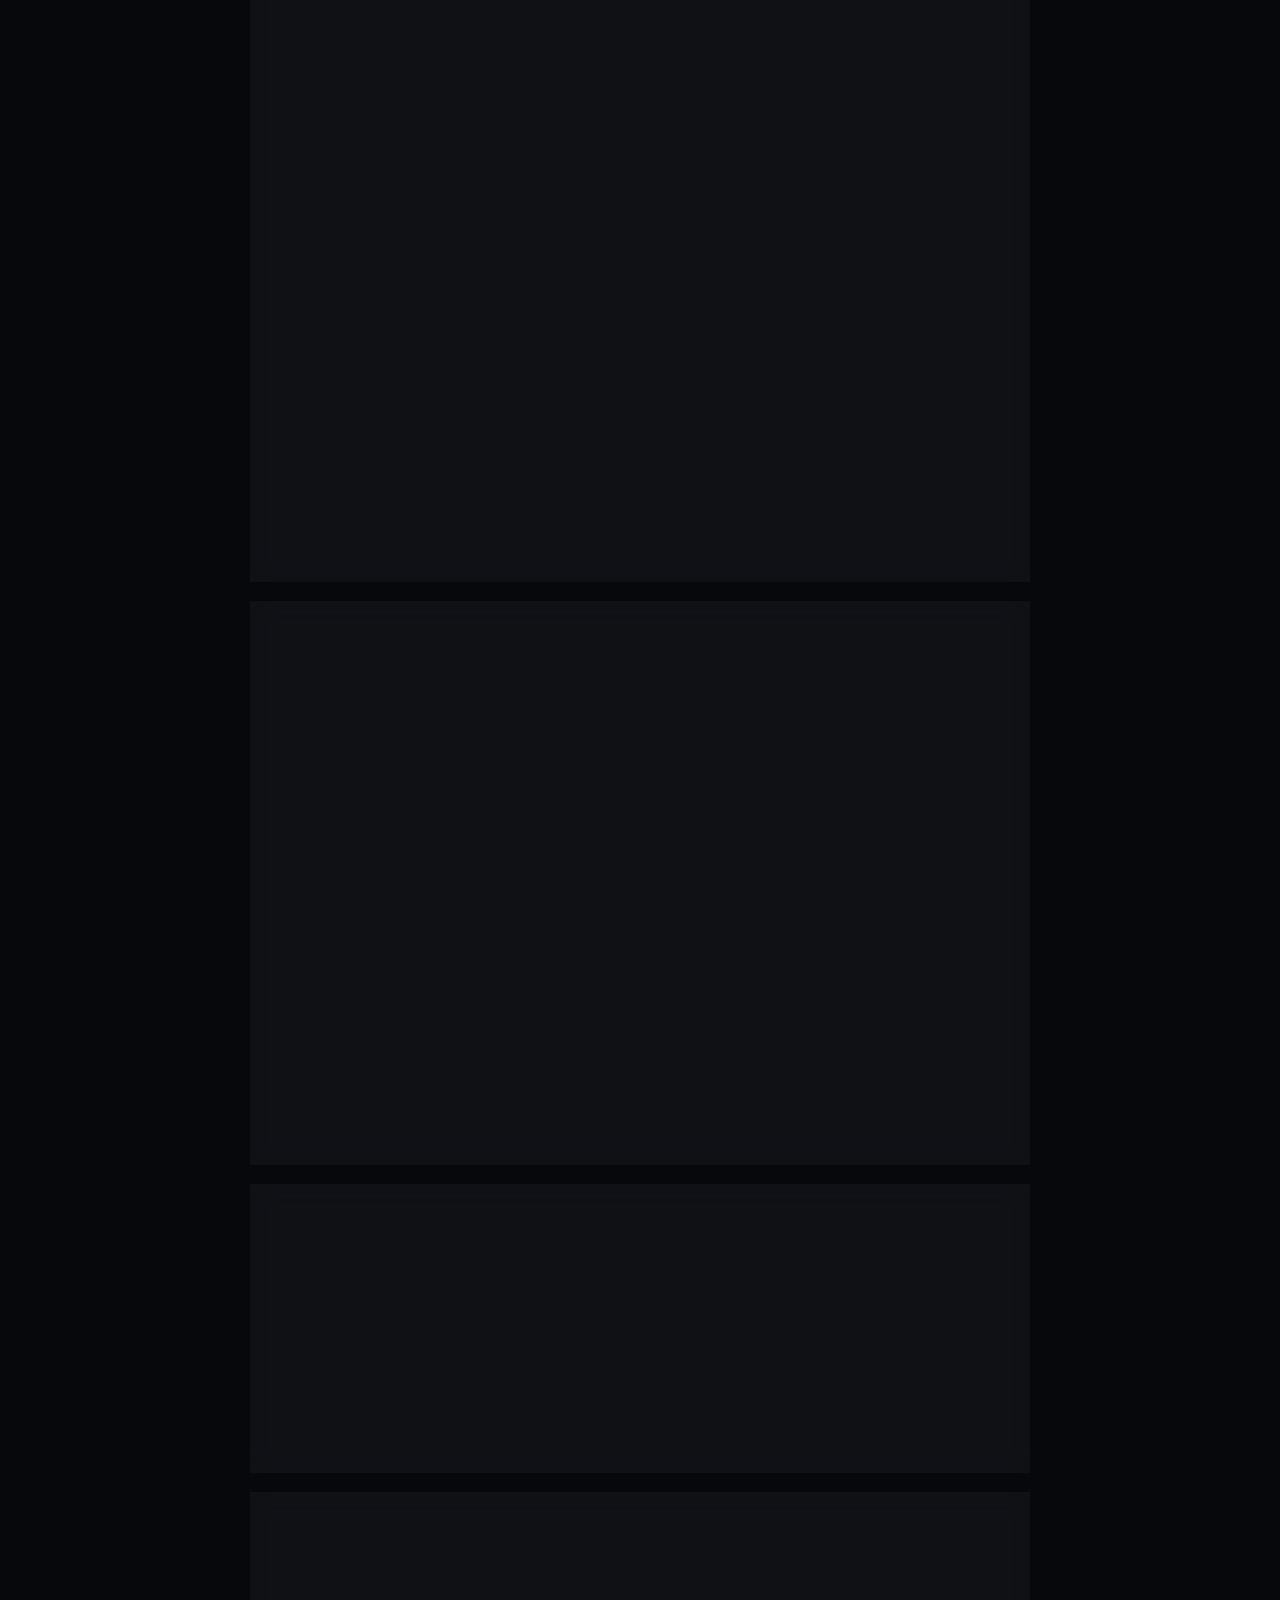
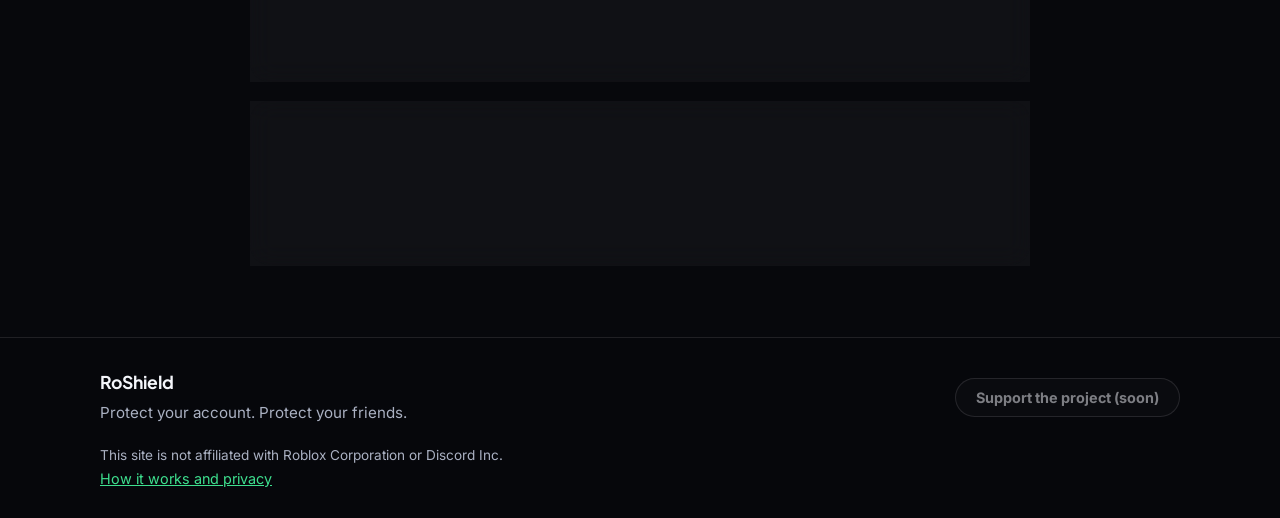
<file: en/confidentialite.html>
<!DOCTYPE html>
<html lang="en">
<head>
  <meta charset="UTF-8">
  <meta name="viewport" content="width=device-width, initial-scale=1">
  <title>How it works and privacy</title>
  <meta name="description" content="How the link checker decides, what stays on your device, what may be sent (the full link of an “unknown” link), and what the small service keeps.">

  <link rel="preconnect" href="https://fonts.googleapis.com">
  <link rel="preconnect" href="https://fonts.gstatic.com" crossorigin>
  <link href="https://fonts.googleapis.com/css2?family=Inter:wght@400;500;600;700&family=Plus+Jakarta+Sans:wght@600;700;800&display=swap" rel="stylesheet">

  <!-- hreflang:debut (generated by outils/hreflang.js, do not edit by hand) -->
  <link rel="alternate" hreflang="fr" href="https://ayoubgarri7-boop.github.io/roshield/confidentialite.html">
  <link rel="alternate" hreflang="en" href="https://ayoubgarri7-boop.github.io/roshield/en/confidentialite.html">
  <link rel="alternate" hreflang="x-default" href="https://ayoubgarri7-boop.github.io/roshield/confidentialite.html">
  <!-- hreflang:fin -->

  <link rel="stylesheet" href="../css/style.css">
</head>
<body>

  <div id="entete"></div>

  <main class="conteneur page">

    <header class="page__tete">
      <p class="sur-titre">Privacy</p>
      <h1 class="page__titre">How it works, and what <span class="texte-degrade">stays with you</span><span class="point-couleur">.</span></h1>
      <p class="page__intro">
        This page simply explains what the link checker does, what stays on your device, and what may be sent.
      </p>
    </header>

    <section class="carte conseil">
      <h2>In short</h2>
      <ul>
        <li>Your link is checked on your device. Only an “unknown” (yellow) result may cause the full link to be sent, never a red or green result.</li>
        <li>An additional check with VirusTotal is possible. Its status (on or off) is shown below. When it is on, the full link may be sent, only for a yellow result.</li>
        <li>A result is never proof, and VirusTotal can only make a result worse, never turn it green.</li>
      </ul>
      <p class="note-source">Last updated: October 6, 2026</p>
    </section>

    <section class="carte conseil">
      <h2>How the checker decides</h2>
      <p>
        It only reads the <strong>text</strong> of the link, on your device. It never opens the link. It looks at the real domain name
        (the end of the name, before the first “/”), compares it with the official Roblox and Discord domains, and looks for the usual tricks:
        deliberate typos, numbers instead of letters, an official name copied into the link, link shorteners...
        It answers with one of three levels: green (official domain), yellow (unknown domain) or red (probably a fake link).
        A result is never proof: if you’re ever unsure, talk to a trusted adult.
      </p>
    </section>

    <section class="carte conseil">
      <h2>What stays on your device</h2>
      <p>
        <strong>The result is worked out on your device.</strong> The full link is sent only for an “unknown” (yellow) result, as explained below. A red or green result sends nothing.
        This site uses no accounts, no audience measurement and no ads. This site does not set any cookie itself and keeps nothing in your browser (nothing in its code is meant for that). Its hosts and the services that provide the fonts (GitHub Pages, Cloudflare, Google Fonts) may use their own techniques, which we don’t control.
      </p>
    </section>

    <section class="carte conseil">
      <h2>The list of reported links</h2>
      <p>
        Your browser downloads a file from the site (<code>js/blocklist.json</code>), like any other page or image.
        It contains domain names and links already reported in the public list
        <a href="https://github.com/Phishing-Database/Phishing.Database" target="_blank" rel="noopener noreferrer">Phishing.Database</a>
        (MIT license, text in the file <a href="../LICENSE-PHISHING-DATABASE">LICENSE-PHISHING-DATABASE</a>).
        The list is the same for everyone, and the comparison happens on your device.
        A list can be wrong and a link may have been cleaned up since: “reported” doesn’t mean “proven”.
      </p>
    </section>

    <section class="carte conseil">
      <h2>The additional check (VirusTotal)</h2>
      <p>
        <strong id="statut-reputation">Status of this check on this site: …</strong>
      </p>
      <p>
        When it is on, it applies <strong>only</strong> to a yellow (“unknown”) result, never to a red or green one. It is <strong>never</strong> used for
        an IP address, a local name or an official domain. The site sends a small RoShield service the <strong>full link</strong>
        (for example <code>https://example.com/page</code>), <strong>without the part after “#”</strong> and, except for a shortened link,
        <strong>without the query parameters</strong> (what follows “?”). The link must be https, at most 200 characters, with no username or port.
        If that isn’t possible (an http or too long link), only the domain name may be sent, never for a shortened link.
        That small service asks VirusTotal, a site that gathers the opinions of many security engines.
      </p>
      <p>
        If VirusTotal flags the link (1 “malicious” engine or more), that’s it. Otherwise the site makes a <strong>second check</strong>:
        if the analysis of a new link has to be awaited, the small service re-reads the result once, after about 5 seconds, then (except for a
        shortened link) the site also sends the <strong>domain name alone</strong>. The worse of the two results wins.
        If everything stays absent or at 0 engines, the result stays yellow, with a line saying that no antivirus flags it
        for now, which doesn’t mean it’s safe. If the link’s analysis wasn’t finished, the page asks you to try again in a minute.
      </p>
      <p>
        The answer can only make what you see <strong>worse</strong>, never turn it green:
      </p>
      <ul>
        <li>0 “malicious” engines: nothing changes. <strong>No reports doesn’t mean safe.</strong></li>
        <li>At least <span id="seuil-alerte">1</span> “malicious” engine: the result stays yellow but becomes a strong warning, with the number of engines.</li>
        <li>At least <span id="seuil-rouge">2</span> “malicious” engines: the result turns red, with the exact number of engines.</li>
      </ul>
      <p>
        Only “malicious” engines count (not “suspicious”, not “undetected”). Engines are sometimes wrong.
        For a yellow result, the site shows “Check in progress…” and waits for the small service for 15 seconds at most.
        If the small service doesn’t answer in time (15 seconds in all, both checks included), is down, or a limit is reached, the checker shows
        its local result, with a line saying so. Red and green results, official domains, IP addresses and local names
        are shown immediately, with no waiting.
      </p>
    </section>

    <section class="carte conseil">
      <h2>What the small service keeps</h2>
      <p>To respect VirusTotal’s limits, it keeps very little, and only for the time shown:</p>
      <ul>
        <li><strong>One result per domain name</strong>: a secret fingerprint of the name (never the name itself), a few numbers and a date. <strong>1 hour</strong> if the domain is flagged, <strong>5 minutes</strong> if it is at 0 engines or unknown to VirusTotal.</li>
        <li><strong>One result per link</strong>: a secret fingerprint of the link (never the link itself), a few numbers and a date. <strong>1 hour</strong> if the link is flagged, <strong>5 minutes only</strong> if it is at 0 engines or has no result (1 minute if the analysis isn’t finished), because a link’s destination can change.</li>
        <li><strong>One counter per visitor</strong>: a secret fingerprint of your IP address (never the address itself), which changes every day. <strong>1 minute</strong> for the per-minute counter, <strong>until the end of the day (24 hours at most)</strong> for the daily one.</li>
        <li><strong>General counters</strong> (number of calls to VirusTotal), with no personal data: 1 minute and 1 day.</li>
      </ul>
      <p>
        Limits: 4 calls per minute and 500 per day for everyone (VirusTotal’s free quota), 3 per minute and 45 per day for you (checking a link counts as 2, checking a domain name as 1).
        The small service keeps no IP address, no links, no paths. When something breaks, it writes only a short technical cause (for example “timeout”), never a link, a domain name or an IP address.
        An automatic cleanup deletes anything that has expired every hour.
      </p>
    </section>

    <section class="carte conseil">
      <h2>What VirusTotal sees</h2>
      <p>
        VirusTotal receives the full link (or, as a fallback, the domain name) and the small service’s address (not yours). In the warning on its documentation page about the <strong>API</strong>
        (“Get a domain report”), VirusTotal writes that any item submitted or queried via the API will be “scanned and added to the VirusTotal dataset”
        and become accessible to its community. A queried domain name may therefore become
        visible there. That’s why the part after “#” and, except for a shortened link, the query parameters are never sent.
        The rest of the link may be kept by VirusTotal and shared with the security community.
        So don’t paste a link that contains anything private.
        <a href="https://docs.virustotal.com/reference/domain-info" target="_blank" rel="noopener noreferrer">Read VirusTotal’s documentation</a>.
      </p>
    </section>

    <section class="carte conseil">
      <h2>What the hosts see</h2>
      <p>
        Like any website, this one is served by a host (GitHub Pages or Cloudflare), which sees your IP address when you load a page.
        The fonts (Inter and Plus Jakarta Sans) are loaded from Google Fonts: Google sees your IP address at that moment.
        The small service runs on Cloudflare, which sees requests like any host does; that can’t be turned off.
      </p>
    </section>

    <section class="carte conseil">
      <h2>A question or a mistake?</h2>
      <p>
        Does a result look wrong, or do you see a mistake on this page? Open an issue on the site’s GitHub repository:
        <a href="https://github.com/ayoubgarri7-boop/roshield/issues" target="_blank" rel="noopener noreferrer">github.com/ayoubgarri7-boop/roshield/issues</a>.
        Those pages are public: don’t write any password, code you received, or personal information there.
      </p>
    </section>

  </main>

  <div id="pied"></div>

  <script src="../js/config.js"></script>
  <script src="../js/config-en.js"></script>
  <script src="../js/commun.js"></script>
  <script src="../js/confidentialite.js"></script>
</body>
</html>
</file>
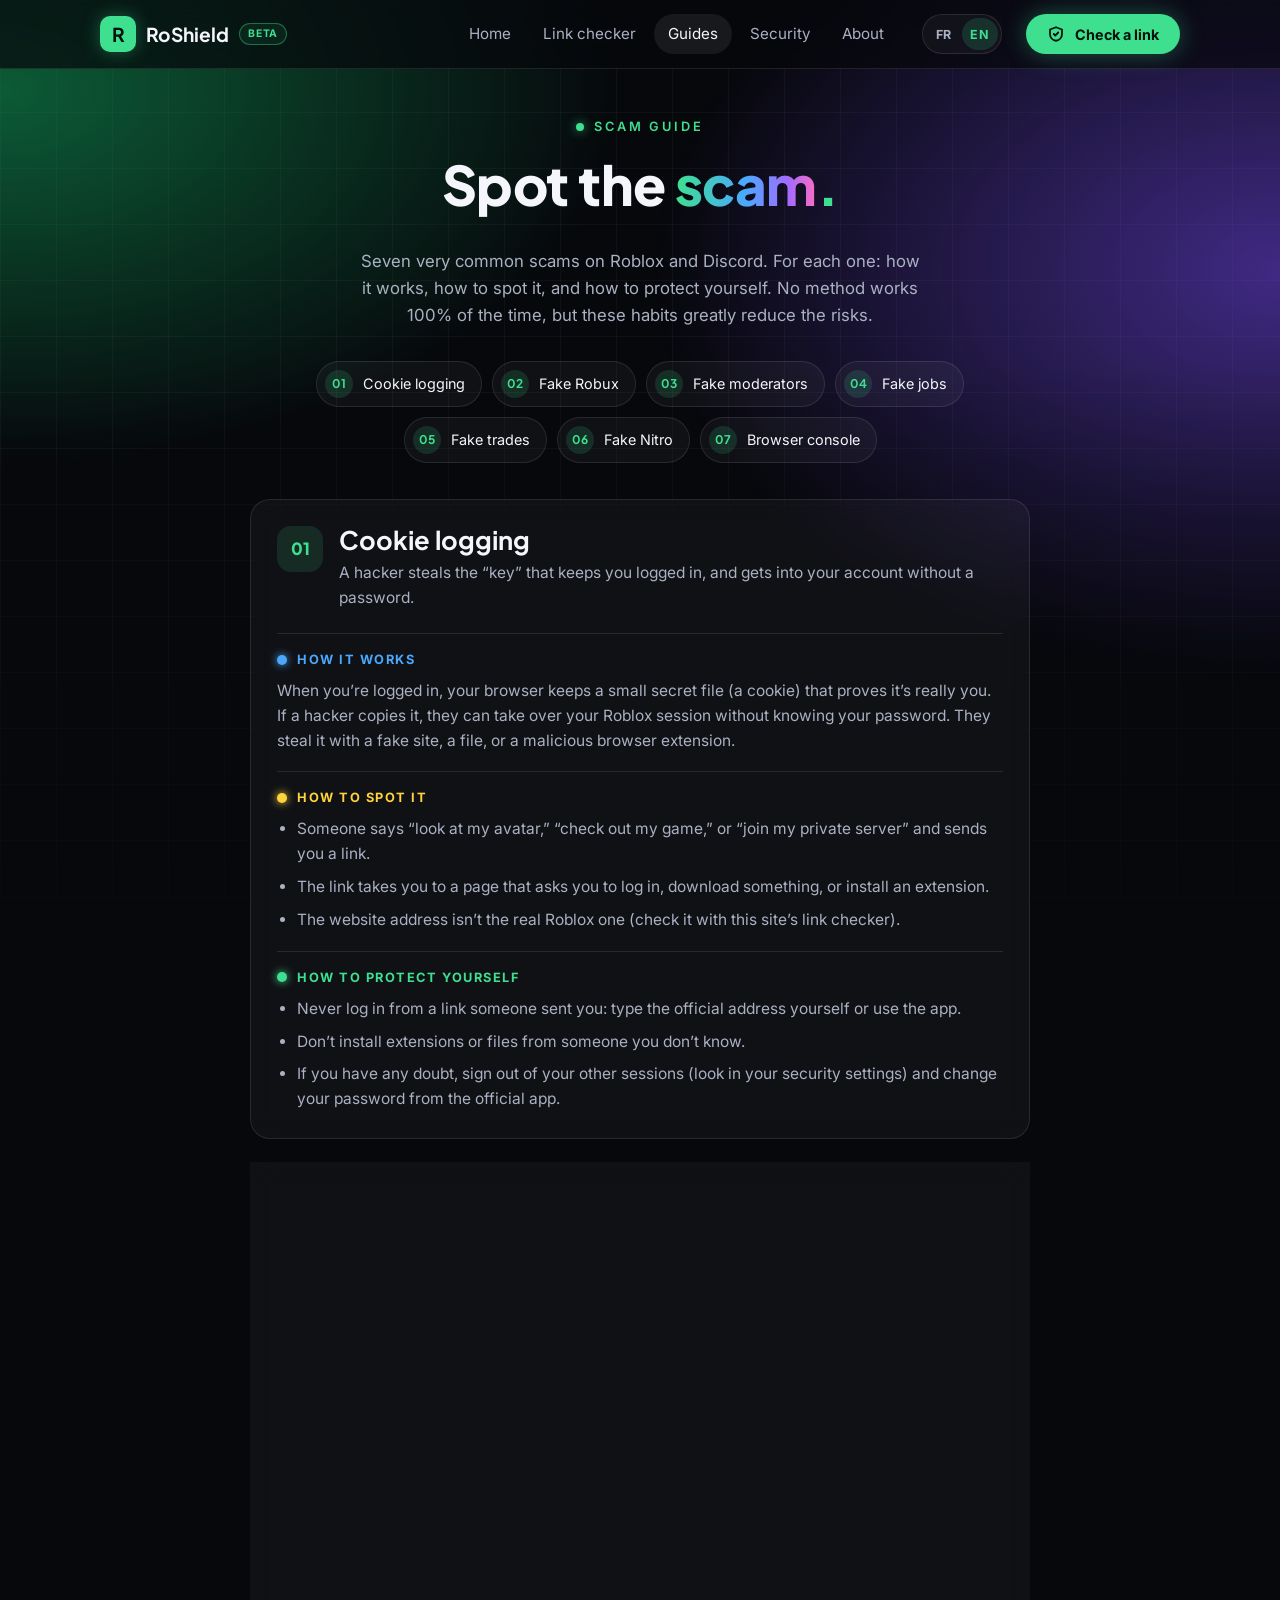
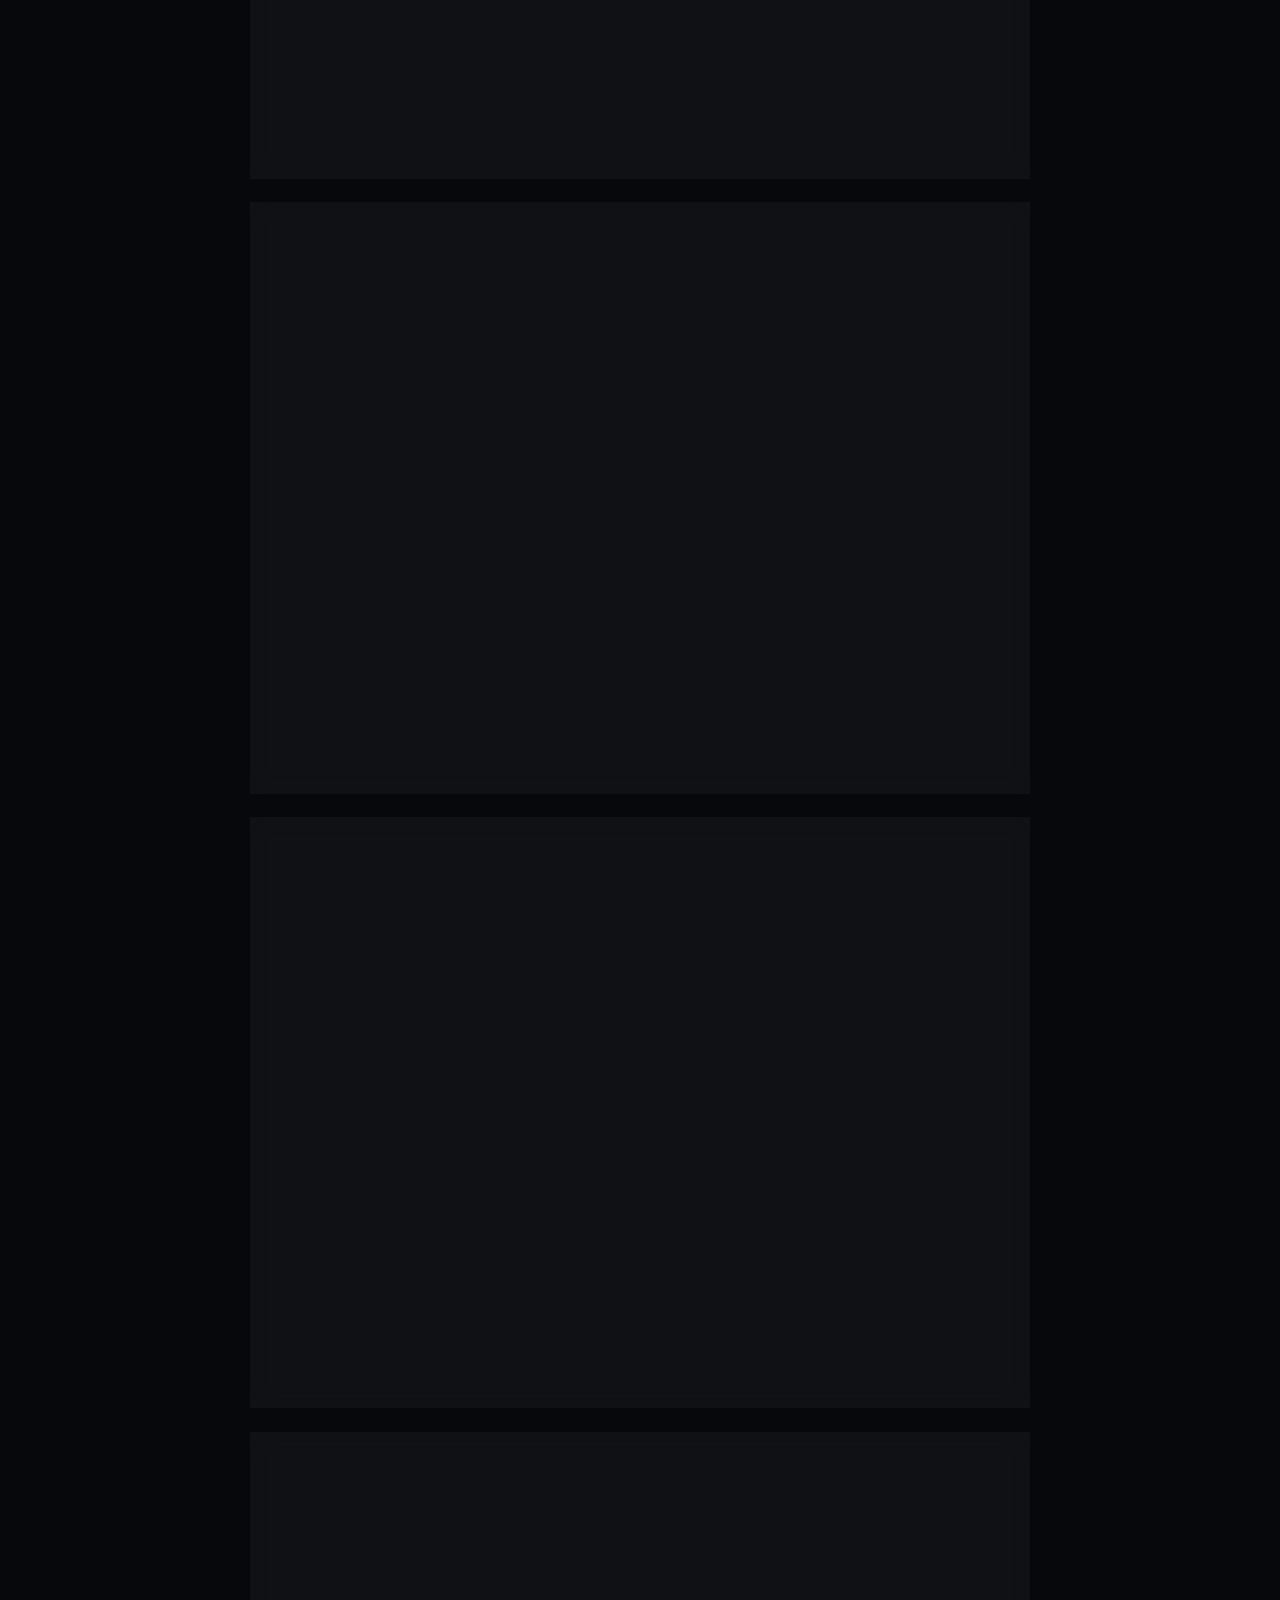
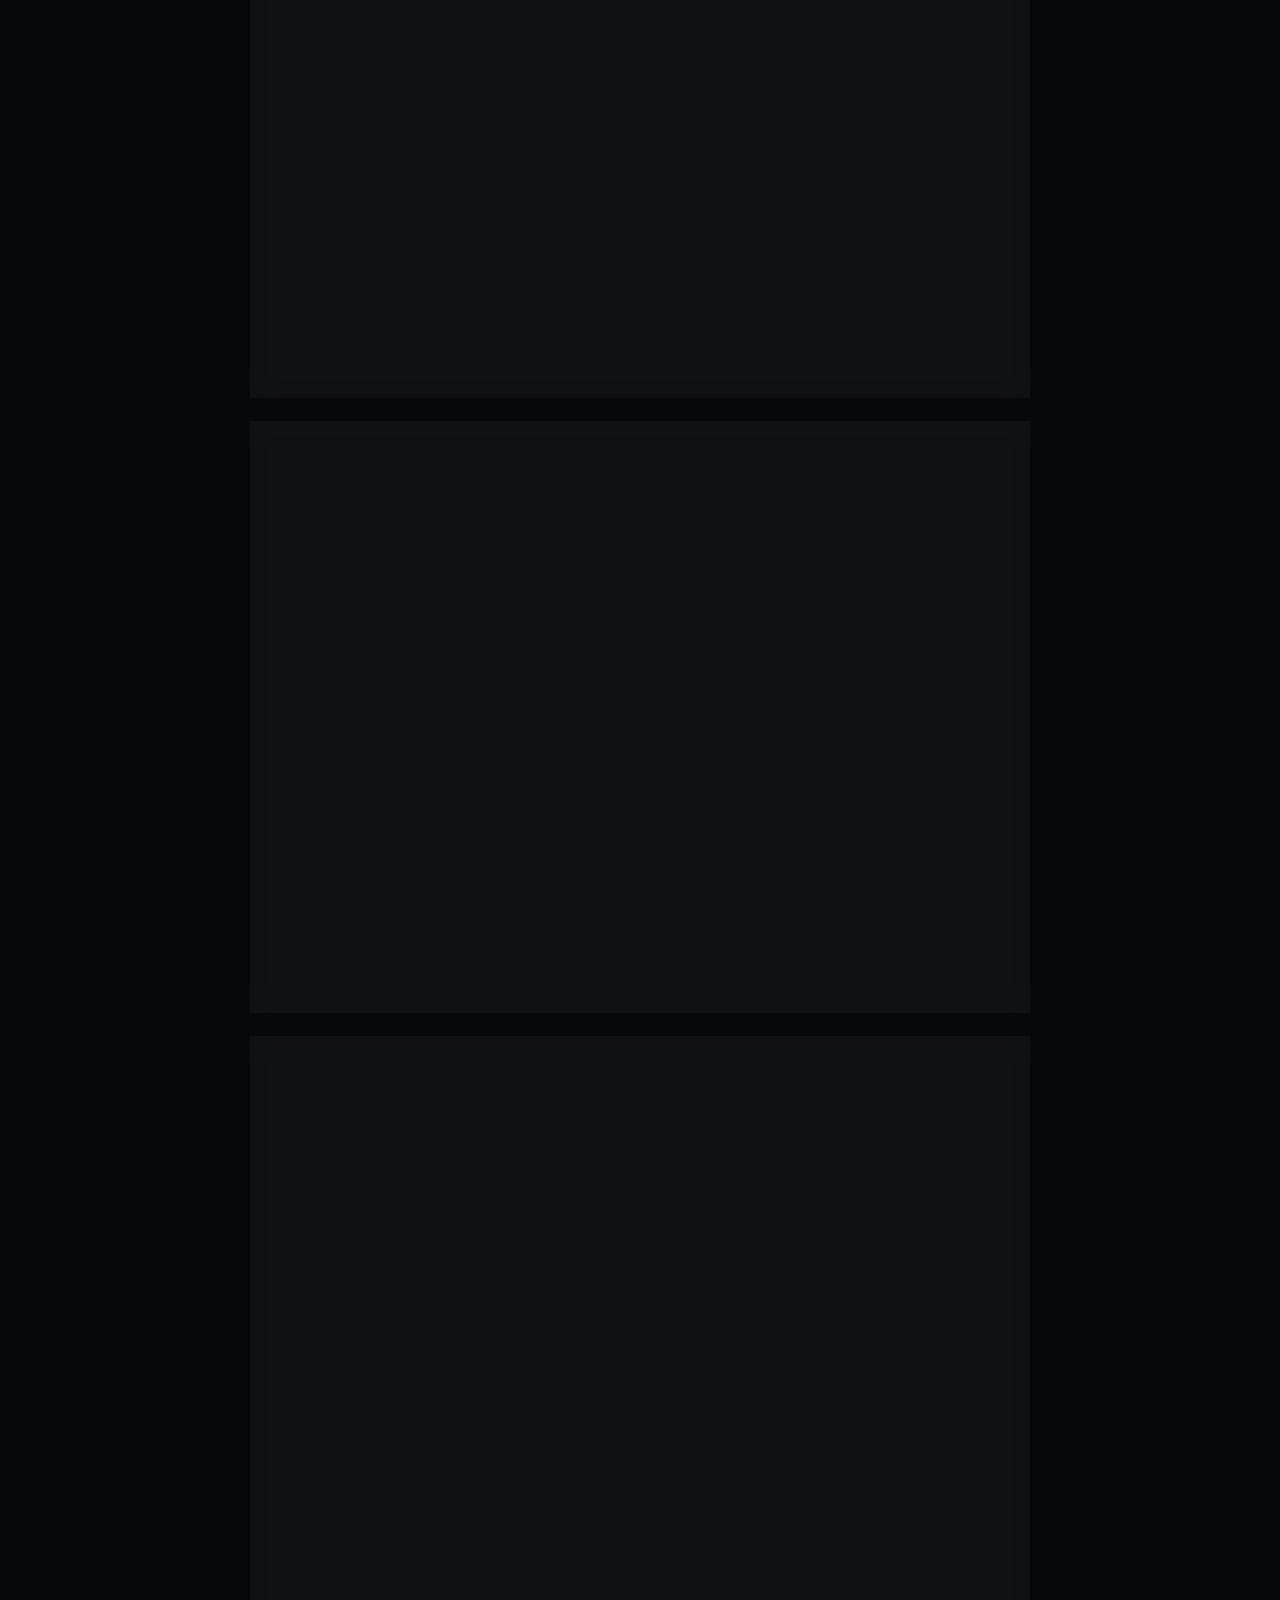
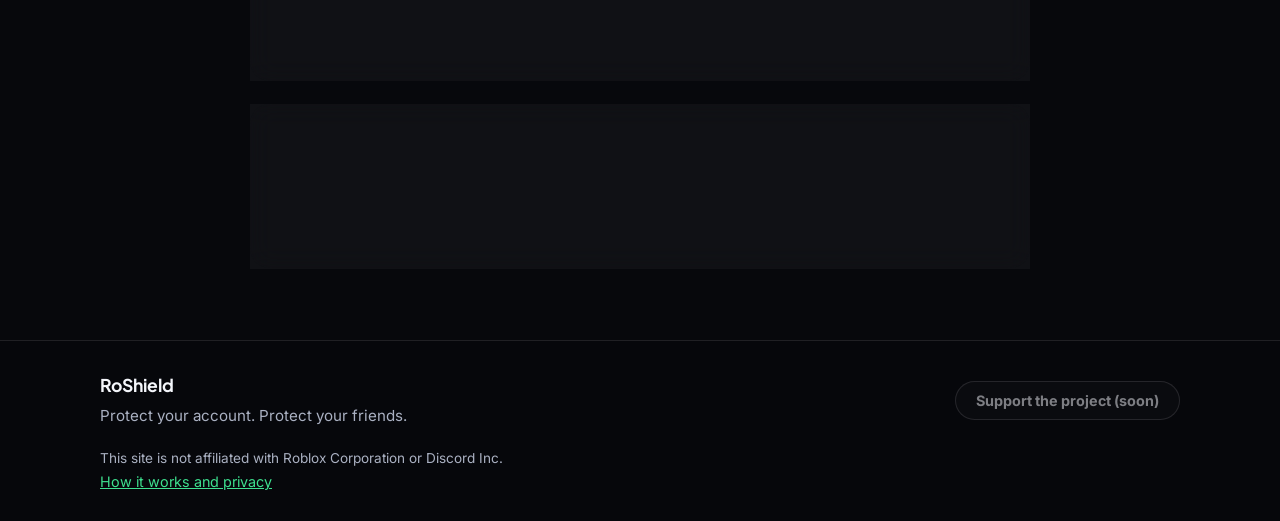
<file: en/guides.html>
<!DOCTYPE html>
<html lang="en">
<head>
  <meta charset="UTF-8">
  <meta name="viewport" content="width=device-width, initial-scale=1">
  <title>Scam guide</title>
  <meta name="description" content="Cookie logging, free Robux scams, fake moderators, fake Nitro: how these scams work, how to spot them, and how to protect yourself.">

  <link rel="preconnect" href="https://fonts.googleapis.com">
  <link rel="preconnect" href="https://fonts.gstatic.com" crossorigin>
  <link href="https://fonts.googleapis.com/css2?family=Inter:wght@400;500;600;700&family=Plus+Jakarta+Sans:wght@600;700;800&display=swap" rel="stylesheet">

  <!-- hreflang:debut (generated by outils/hreflang.js, do not edit by hand) -->
  <link rel="alternate" hreflang="fr" href="https://ayoubgarri7-boop.github.io/roshield/guides.html">
  <link rel="alternate" hreflang="en" href="https://ayoubgarri7-boop.github.io/roshield/en/guides.html">
  <link rel="alternate" hreflang="x-default" href="https://ayoubgarri7-boop.github.io/roshield/guides.html">
  <!-- hreflang:fin -->

  <link rel="stylesheet" href="../css/style.css">
</head>
<body>

  <div id="entete"></div>

  <main class="conteneur page">

    <header class="page__tete">
      <p class="sur-titre">Scam guide</p>
      <h1 class="page__titre">Spot the <span class="texte-degrade">scam</span><span class="point-couleur">.</span></h1>
      <p class="page__intro">
        Seven very common scams on Roblox and Discord. For each one: how it works, how to spot it, and how to protect yourself. No method works 100% of the time, but these habits greatly reduce the risks.
      </p>
    </header>

    <!-- Table of contents: links to each card on this page -->
    <nav class="sommaire" aria-label="Scam guide table of contents">
      <a class="sommaire__lien" href="#cookie-logging"><span class="sommaire__num">01</span>Cookie logging</a>
      <a class="sommaire__lien" href="#faux-robux"><span class="sommaire__num">02</span>Fake Robux</a>
      <a class="sommaire__lien" href="#faux-moderateurs"><span class="sommaire__num">03</span>Fake moderators</a>
      <a class="sommaire__lien" href="#faux-emplois"><span class="sommaire__num">04</span>Fake jobs</a>
      <a class="sommaire__lien" href="#faux-echanges"><span class="sommaire__num">05</span>Fake trades</a>
      <a class="sommaire__lien" href="#faux-nitro"><span class="sommaire__num">06</span>Fake Nitro</a>
      <a class="sommaire__lien" href="#console-navigateur"><span class="sommaire__num">07</span>Browser console</a>
    </nav>

    <div class="guides">

    <!-- ===== Scam 1: Cookie logging ===== -->
    <article class="carte guide" id="cookie-logging">
      <header class="guide__tete">
        <span class="guide__num" aria-hidden="true">01</span>
        <div>
          <h2 class="guide__titre">Cookie logging</h2>
          <p class="guide__resume">A hacker steals the “key” that keeps you logged in, and gets into your account without a password.</p>
        </div>
      </header>

      <section class="guide__bloc guide__bloc--comment">
        <h3 class="guide__etiquette">How it works</h3>
        <p>When you’re logged in, your browser keeps a small secret file (a cookie) that proves it’s really you. If a hacker copies it, they can take over your Roblox session without knowing your password. They steal it with a fake site, a file, or a malicious browser extension.</p>
      </section>

      <section class="guide__bloc guide__bloc--reconnaitre">
        <h3 class="guide__etiquette">How to spot it</h3>
        <ul>
            <li>Someone says “look at my avatar,” “check out my game,” or “join my private server” and sends you a link.</li>
            <li>The link takes you to a page that asks you to log in, download something, or install an extension.</li>
            <li>The website address isn’t the real Roblox one (check it with this site’s link checker).</li>
        </ul>
      </section>

      <section class="guide__bloc guide__bloc--proteger">
        <h3 class="guide__etiquette">How to protect yourself</h3>
        <ul>
            <li>Never log in from a link someone sent you: type the official address yourself or use the app.</li>
            <li>Don’t install extensions or files from someone you don’t know.</li>
            <li>If you have any doubt, sign out of your other sessions (look in your security settings) and change your password from the official app.</li>
        </ul>
      </section>
    </article>
    <!-- ===== Scam 2: Fake “free Robux” offers and Robux generators ===== -->
    <article class="carte guide" id="faux-robux">
      <header class="guide__tete">
        <span class="guide__num" aria-hidden="true">02</span>
        <div>
          <h2 class="guide__titre">Fake “free Robux” offers and Robux generators</h2>
          <p class="guide__resume">You’re promised free Robux, but the goal is to steal your account or your money.</p>
        </div>
      </header>

      <section class="guide__bloc guide__bloc--comment">
        <h3 class="guide__etiquette">How it works</h3>
        <p>A website or video claims it can give you free Robux. To “receive” them, it asks for your username, your password, a code, a download, or several surveys. In reality, nothing arrives: the scammers just collect your information.</p>
      </section>

      <section class="guide__bloc guide__bloc--reconnaitre">
        <h3 class="guide__etiquette">How to spot it</h3>
        <ul>
            <li>Huge promises, like “10,000 free Robux” or “100% working generator.”</li>
            <li>A countdown, or a message like “only 3 spots left,” to rush you.</li>
            <li>The site asks for your password, wants you to “prove you’re human,” or tells you to download a file.</li>
        </ul>
      </section>

      <section class="guide__bloc guide__bloc--proteger">
        <h3 class="guide__etiquette">How to protect yourself</h3>
        <ul>
            <li>Remember one simple rule: there’s no such thing as a Robux generator. The only ways to get Robux are the official ones.</li>
            <li>Close the page, and never enter your password on a site that promises gifts.</li>
            <li>If it’s a video or a message, report it and warn your friends.</li>
        </ul>
      </section>
    </article>
    <!-- ===== Scam 3: Fake moderators and fake support ===== -->
    <article class="carte guide" id="faux-moderateurs">
      <header class="guide__tete">
        <span class="guide__num" aria-hidden="true">03</span>
        <div>
          <h2 class="guide__titre">Fake moderators and fake support</h2>
          <p class="guide__resume">Someone pretends to be Roblox or Discord staff to scare you and make you act fast.</p>
        </div>
      </header>

      <section class="guide__bloc guide__bloc--comment">
        <h3 class="guide__etiquette">How it works</h3>
        <p>You get a message saying “your account is going to be banned” or “we detected a problem.” The person then asks you to share your screen, give them a code, or click a link to “fix it.” When you share your screen, you show them your codes and your account.</p>
      </section>

      <section class="guide__bloc guide__bloc--reconnaitre">
        <h3 class="guide__etiquette">How to spot it</h3>
        <ul>
            <li>A direct message with an urgent or threatening tone, like “you have 10 minutes.”</li>
            <li>You’re asked for your password, a code sent by text message or email, or to share your screen.</li>
            <li>The message comes from a regular user, or from an account with a name that copies a real team’s.</li>
        </ul>
      </section>

      <section class="guide__bloc guide__bloc--proteger">
        <h3 class="guide__etiquette">How to protect yourself</h3>
        <ul>
            <li>Never share your screen with someone who contacts you first, especially while you’re logging in.</li>
            <li>Never give out a password or a code. Real staff will never ask you for them.</li>
            <li>If you’re not sure, contact support through the official website, typing the address yourself.</li>
        </ul>
      </section>
    </article>
    <!-- ===== Scam 4: Fake job offers and “test my game” requests ===== -->
    <article class="carte guide" id="faux-emplois">
      <header class="guide__tete">
        <span class="guide__num" aria-hidden="true">04</span>
        <div>
          <h2 class="guide__titre">Fake job offers and “test my game” requests</h2>
          <p class="guide__resume">You’re offered a job or a game test, but the file you’re told to run hides malware.</p>
        </div>
      </header>

      <section class="guide__bloc guide__bloc--comment">
        <h3 class="guide__etiquette">How it works</h3>
        <p>Someone offers you a job as a tester, developer, or moderator, or asks you to test their game. To do that, they send you a file to run on your computer (a program, a .exe, a .zip). That file is malware that can steal your passwords and your sessions.</p>
      </section>

      <section class="guide__bloc guide__bloc--reconnaitre">
        <h3 class="guide__etiquette">How to spot it</h3>
        <ul>
            <li>The offer arrives in a direct message you didn’t ask for, with a very generous reward.</li>
            <li>You’re told to download a file from outside Roblox, sometimes after turning off your antivirus.</li>
            <li>The person pressures you, or refuses to test inside the official Roblox game.</li>
        </ul>
      </section>

      <section class="guide__bloc guide__bloc--proteger">
        <h3 class="guide__etiquette">How to protect yourself</h3>
        <ul>
            <li>Never run a file sent by someone you don’t know, even if it looks like a game.</li>
            <li>Never turn off your antivirus because someone tells you to.</li>
            <li>A real game test happens inside Roblox, with a link to the official site. Show the offer to a trusted adult.</li>
        </ul>
      </section>
    </article>
    <!-- ===== Scam 5: Fake trades and fake middlemen ===== -->
    <article class="carte guide" id="faux-echanges">
      <header class="guide__tete">
        <span class="guide__num" aria-hidden="true">05</span>
        <div>
          <h2 class="guide__titre">Fake trades and fake middlemen</h2>
          <p class="guide__resume">You’re talked into handing over your items first, through a “trusted middleman” who is really an accomplice.</p>
        </div>
      </header>

      <section class="guide__bloc guide__bloc--comment">
        <h3 class="guide__etiquette">How it works</h3>
        <p>For an item trade, someone says it’s safer to use a middleman they know. In reality, that person is an accomplice: you hand over your items and get nothing back.</p>
      </section>

      <section class="guide__bloc guide__bloc--reconnaitre">
        <h3 class="guide__etiquette">How to spot it</h3>
        <ul>
            <li>You’re offered a very generous trade, but asked to give first.</li>
            <li>You’re pushed to use “a trusted middleman” chosen by the other person.</li>
            <li>You’re shown fake proof (screenshots) to reassure you.</li>
        </ul>
      </section>

      <section class="guide__bloc guide__bloc--proteger">
        <h3 class="guide__etiquette">How to protect yourself</h3>
        <ul>
            <li>Only trade through the official trading system, never outside it.</li>
            <li>Refuse any middleman suggested by the other person, even if lots of people vouch for them.</li>
            <li>If an offer looks too good to be true, say no: you lose nothing by refusing.</li>
        </ul>
      </section>
    </article>
    <!-- ===== Scam 6: Fake “free Nitro” gifts on Discord ===== -->
    <article class="carte guide" id="faux-nitro">
      <header class="guide__tete">
        <span class="guide__num" aria-hidden="true">06</span>
        <div>
          <h2 class="guide__titre">Fake “free Nitro” gifts on Discord</h2>
          <p class="guide__resume">A message promises a free subscription, but the link steals your account.</p>
        </div>
      </header>

      <section class="guide__bloc guide__bloc--comment">
        <h3 class="guide__etiquette">How it works</h3>
        <p>You get a direct message, sometimes from a friend whose account was hacked, offering you Nitro or a gift. The link leads to a fake page that asks you to log in or scan a QR code. By scanning it, you give access to your account.</p>
      </section>

      <section class="guide__bloc guide__bloc--reconnaitre">
        <h3 class="guide__etiquette">How to spot it</h3>
        <ul>
            <li>A message like “here, free Nitro for you” or “you received a gift.”</li>
            <li>The link doesn’t go to an official Discord site, or you’re asked to scan a QR code.</li>
            <li>A friend who talks differently than usual, with one short sentence and a link.</li>
        </ul>
      </section>

      <section class="guide__bloc guide__bloc--proteger">
        <h3 class="guide__etiquette">How to protect yourself</h3>
        <ul>
            <li>Never scan a QR code that someone else gives you: it’s used to log your account in somewhere else.</li>
            <li>Never log in from a link someone sent you. Always go through the official app.</li>
            <li>If a friend sends you this, warn them another way: their account may have been hacked.</li>
        </ul>
      </section>
    </article>
    <!-- ===== Scam 7: People who tell you to paste code into the browser console ===== -->
    <article class="carte guide" id="console-navigateur">
      <header class="guide__tete">
        <span class="guide__num" aria-hidden="true">07</span>
        <div>
          <h2 class="guide__titre">People who tell you to paste code into the browser console</h2>
          <p class="guide__resume">You’re given a piece of code to copy into your browser, and it hands your account to a stranger.</p>
        </div>
      </header>

      <section class="guide__bloc guide__bloc--comment">
        <h3 class="guide__etiquette">How it works</h3>
        <p>Someone tells you “open the console (F12), paste this code, and you’ll get Robux, a rare item, or an unban.” The console lets you run commands inside your session: if you paste code you don’t understand, you let a stranger act in your place.</p>
      </section>

      <section class="guide__bloc guide__bloc--reconnaitre">
        <h3 class="guide__etiquette">How to spot it</h3>
        <ul>
            <li>Instructions like “press F12, go to Console, paste this, and press Enter.”</li>
            <li>A promise of free stuff, a rare item, or an unban in return.</li>
            <li>The code is long and unreadable, and the person insists that you do it fast.</li>
        </ul>
      </section>

      <section class="guide__bloc guide__bloc--proteger">
        <h3 class="guide__etiquette">How to protect yourself</h3>
        <ul>
            <li>Never paste code into the browser console because someone asks you to.</li>
            <li>Close the page and don’t go back, even if the person keeps insisting.</li>
            <li>If you already did it, sign out of your other sessions (look in your security settings) and change your password right away.</li>
        </ul>
      </section>
    </article>
    </div>

    <!-- Closing box -->
    <section class="carte conseil guide-fin">
      <h2>Think you fell for a scam?</h2>
      <p>
        Don’t type anything, change your password from the official app, and sign out of your other sessions
        (look in your security settings). Talk to a trusted adult: there’s no shame in it, and it happens to adults too.
        You can also <a href="verificateur.html">check a link</a> or read the
        <a href="securite.html">security checklist</a>.
      </p>
    </section>

  </main>

  <div id="pied"></div>

  <script src="../js/config.js"></script>
  <script src="../js/config-en.js"></script>
  <script src="../js/commun.js"></script>
</body>
</html>
</file>
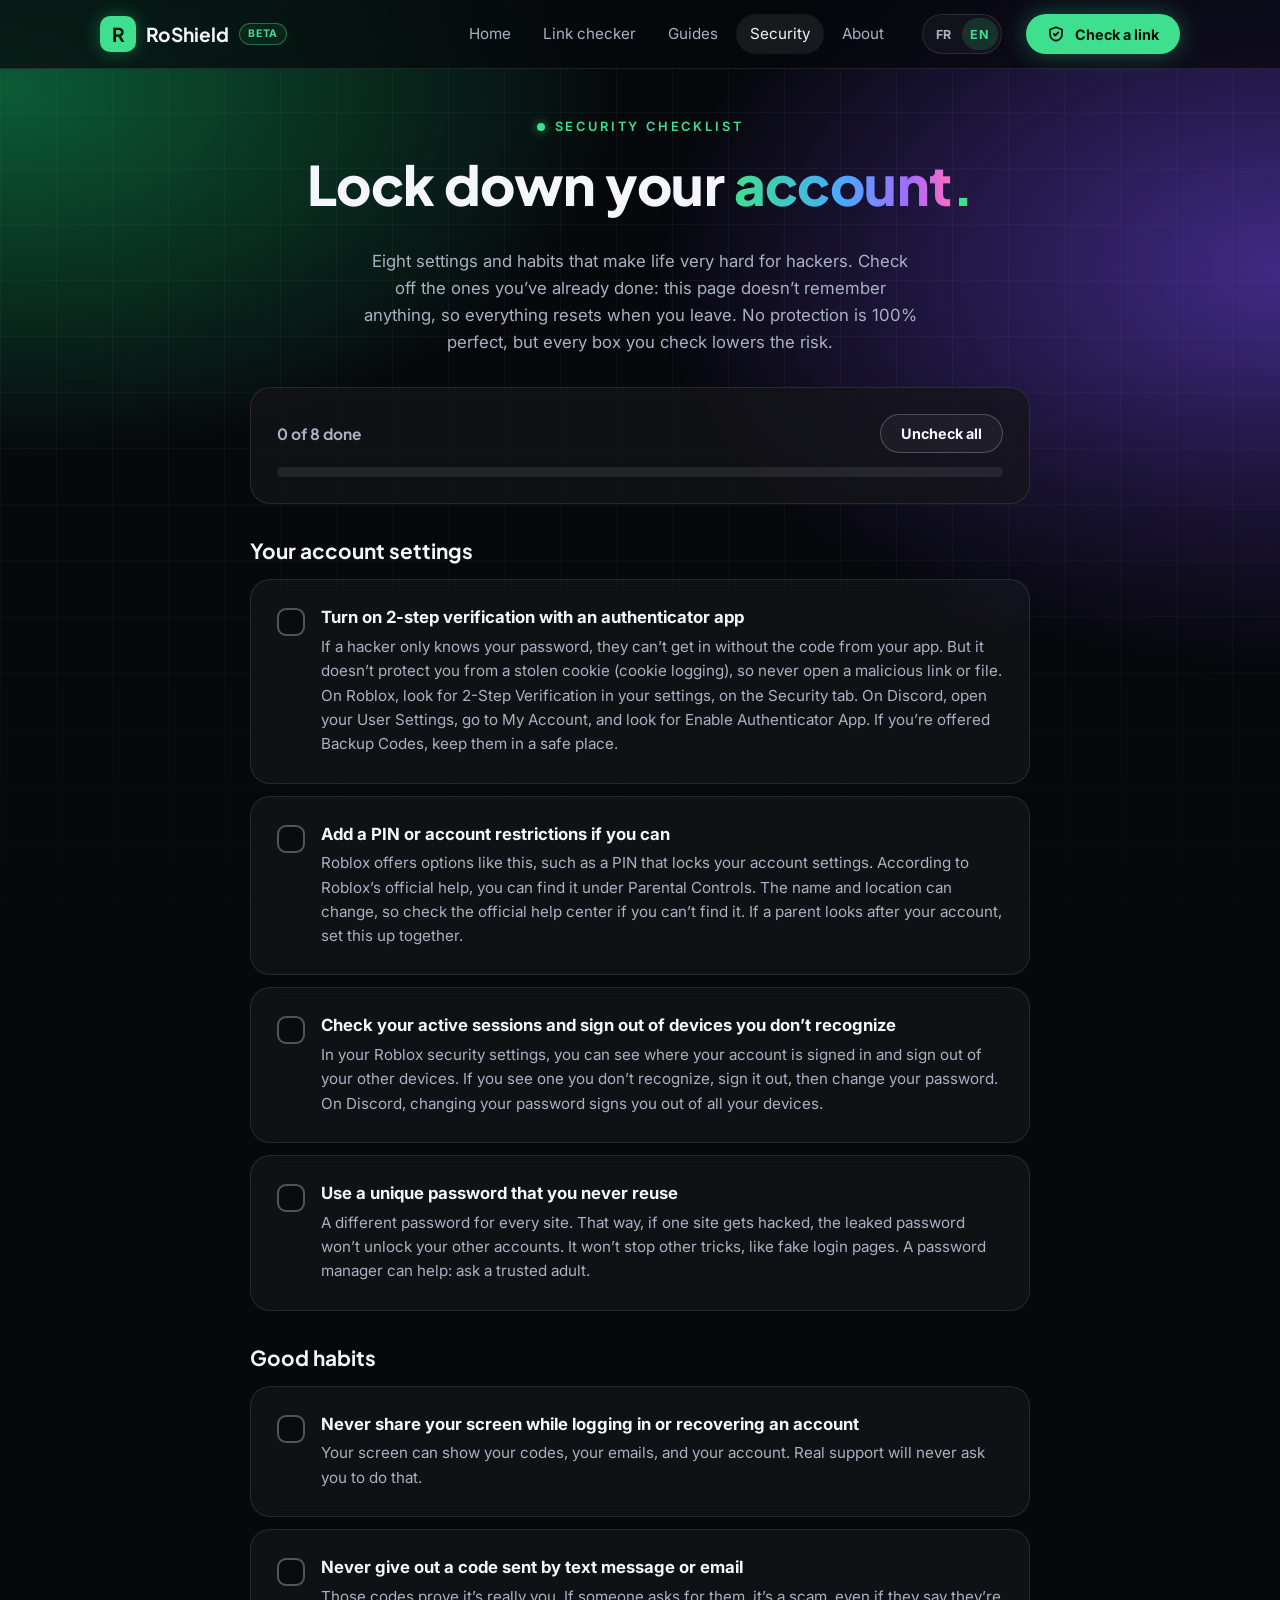
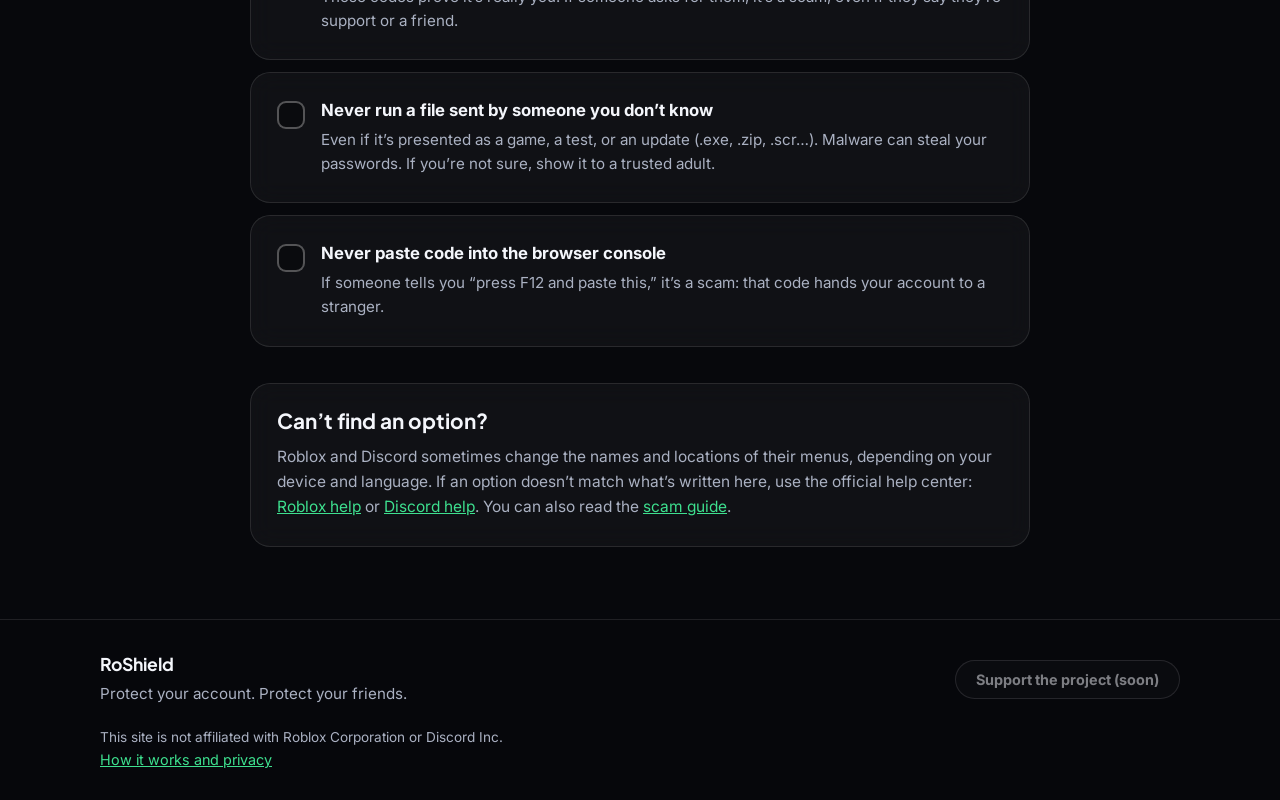
<file: en/securite.html>
<!DOCTYPE html>
<html lang="en">
<head>
  <meta charset="UTF-8">
  <meta name="viewport" content="width=device-width, initial-scale=1">
  <title>Security checklist</title>
  <meta name="description" content="Eight settings and habits that make it much harder for hackers to take over your Roblox and Discord accounts. Check off the ones you’ve already done.">

  <link rel="preconnect" href="https://fonts.googleapis.com">
  <link rel="preconnect" href="https://fonts.gstatic.com" crossorigin>
  <link href="https://fonts.googleapis.com/css2?family=Inter:wght@400;500;600;700&family=Plus+Jakarta+Sans:wght@600;700;800&display=swap" rel="stylesheet">

  <!-- hreflang:debut (generated by outils/hreflang.js, do not edit by hand) -->
  <link rel="alternate" hreflang="fr" href="https://ayoubgarri7-boop.github.io/roshield/securite.html">
  <link rel="alternate" hreflang="en" href="https://ayoubgarri7-boop.github.io/roshield/en/securite.html">
  <link rel="alternate" hreflang="x-default" href="https://ayoubgarri7-boop.github.io/roshield/securite.html">
  <!-- hreflang:fin -->

  <link rel="stylesheet" href="../css/style.css">
</head>
<body>

  <div id="entete"></div>

  <main class="conteneur page">

    <header class="page__tete">
      <p class="sur-titre">Security checklist</p>
      <h1 class="page__titre">Lock down your <span class="texte-degrade">account</span><span class="point-couleur">.</span></h1>
      <p class="page__intro">
        Eight settings and habits that make life very hard for hackers. Check off the ones you’ve already done:
        this page doesn’t remember anything, so everything resets when you leave.
        No protection is 100% perfect, but every box you check lowers the risk.
      </p>
    </header>

    <!-- Progress counter (filled in by js/securite.js, using the texts in js/config-en.js) -->
    <section class="carte progres" aria-label="Your progress">
      <div class="progres__ligne">
        <p class="progres__texte" id="progres-texte" aria-live="polite">0 of 8 done</p>
        <button type="button" class="bouton bouton--secondaire bouton--petit" id="bouton-reset">Uncheck all</button>
      </div>
      <div class="progres__piste" role="progressbar" aria-labelledby="progres-texte"
           aria-valuemin="0" aria-valuemax="8" aria-valuenow="0" id="progres-barre">
        <span class="progres__rempli" id="progres-rempli"></span>
      </div>
      <!-- The finish message is written here by js/securite.js (from js/config-en.js) -->
      <p class="progres__fin" id="progres-fin" hidden></p>
    </section>

    <!-- ===== Group 1: account settings ===== -->
    <section class="check-groupe" aria-labelledby="titre-reglages">
      <h2 class="check-groupe__titre" id="titre-reglages">Your account settings</h2>

      <label class="check carte">
        <input class="check__entree" type="checkbox" aria-label="Turn on 2-step verification with an authenticator app" aria-describedby="aide-1">
        <span class="check__boite" aria-hidden="true"></span>
        <span class="check__corps">
          <span class="check__titre">Turn on 2-step verification with an authenticator app</span>
          <span class="check__aide" id="aide-1">
            If a hacker only knows your password, they can’t get in without the code from your app. But it doesn’t
            protect you from a stolen cookie (cookie logging), so never open a malicious link or file.
            On Roblox, look for 2-Step Verification in your settings, on the Security tab. On Discord, open your
            User Settings, go to My Account, and look for Enable Authenticator App. If you’re offered Backup Codes,
            keep them in a safe place.
          </span>
        </span>
      </label>

      <label class="check carte">
        <input class="check__entree" type="checkbox" aria-label="Add a PIN or account restrictions if you can" aria-describedby="aide-2">
        <span class="check__boite" aria-hidden="true"></span>
        <span class="check__corps">
          <span class="check__titre">Add a PIN or account restrictions if you can</span>
          <span class="check__aide" id="aide-2">
            Roblox offers options like this, such as a PIN that locks your account settings. According to Roblox’s
            official help, you can find it under Parental Controls. The name and location can change, so check the
            official help center if you can’t find it. If a parent looks after your account, set this up together.
          </span>
        </span>
      </label>

      <label class="check carte">
        <input class="check__entree" type="checkbox" aria-label="Check your active sessions and sign out of devices you don’t recognize" aria-describedby="aide-3">
        <span class="check__boite" aria-hidden="true"></span>
        <span class="check__corps">
          <span class="check__titre">Check your active sessions and sign out of devices you don’t recognize</span>
          <span class="check__aide" id="aide-3">
            In your Roblox security settings, you can see where your account is signed in and sign out of your
            other devices. If you see one you don’t recognize, sign it out, then change your password.
            On Discord, changing your password signs you out of all your devices.
          </span>
        </span>
      </label>

      <label class="check carte">
        <input class="check__entree" type="checkbox" aria-label="Use a unique password that you never reuse" aria-describedby="aide-4">
        <span class="check__boite" aria-hidden="true"></span>
        <span class="check__corps">
          <span class="check__titre">Use a unique password that you never reuse</span>
          <span class="check__aide" id="aide-4">
            A different password for every site. That way, if one site gets hacked, the leaked password won’t unlock
            your other accounts. It won’t stop other tricks, like fake login pages. A password manager can help:
            ask a trusted adult.
          </span>
        </span>
      </label>
    </section>

    <!-- ===== Group 2: good habits ===== -->
    <section class="check-groupe" aria-labelledby="titre-reflexes">
      <h2 class="check-groupe__titre" id="titre-reflexes">Good habits</h2>

      <label class="check carte">
        <input class="check__entree" type="checkbox" aria-label="Never share your screen while logging in or recovering an account" aria-describedby="aide-5">
        <span class="check__boite" aria-hidden="true"></span>
        <span class="check__corps">
          <span class="check__titre">Never share your screen while logging in or recovering an account</span>
          <span class="check__aide" id="aide-5">
            Your screen can show your codes, your emails, and your account. Real support will never ask you to do that.
          </span>
        </span>
      </label>

      <label class="check carte">
        <input class="check__entree" type="checkbox" aria-label="Never give out a code sent by text message or email" aria-describedby="aide-6">
        <span class="check__boite" aria-hidden="true"></span>
        <span class="check__corps">
          <span class="check__titre">Never give out a code sent by text message or email</span>
          <span class="check__aide" id="aide-6">
            Those codes prove it’s really you. If someone asks for them, it’s a scam, even if they say they’re
            support or a friend.
          </span>
        </span>
      </label>

      <label class="check carte">
        <input class="check__entree" type="checkbox" aria-label="Never run a file sent by someone you don’t know" aria-describedby="aide-7">
        <span class="check__boite" aria-hidden="true"></span>
        <span class="check__corps">
          <span class="check__titre">Never run a file sent by someone you don’t know</span>
          <span class="check__aide" id="aide-7">
            Even if it’s presented as a game, a test, or an update (.exe, .zip, .scr…). Malware can steal your
            passwords. If you’re not sure, show it to a trusted adult.
          </span>
        </span>
      </label>

      <label class="check carte">
        <input class="check__entree" type="checkbox" aria-label="Never paste code into the browser console" aria-describedby="aide-8">
        <span class="check__boite" aria-hidden="true"></span>
        <span class="check__corps">
          <span class="check__titre">Never paste code into the browser console</span>
          <span class="check__aide" id="aide-8">
            If someone tells you “press F12 and paste this,” it’s a scam: that code hands your account to a stranger.
          </span>
        </span>
      </label>
    </section>

    <!-- Note about option names -->
    <section class="carte conseil">
      <h2>Can’t find an option?</h2>
      <p>
        Roblox and Discord sometimes change the names and locations of their menus, depending on your device and language.
        If an option doesn’t match what’s written here, use the official help center:
        <a href="https://en.help.roblox.com" target="_blank" rel="noopener noreferrer">Roblox help</a> or
        <a href="https://support.discord.com/hc/en-us" target="_blank" rel="noopener noreferrer">Discord help</a>.
        You can also read the <a href="guides.html">scam guide</a>.
      </p>
    </section>

  </main>

  <div id="pied"></div>

  <script src="../js/config.js"></script>
  <script src="../js/config-en.js"></script>
  <script src="../js/commun.js"></script>
  <script src="../js/securite.js"></script>
</body>
</html>
</file>
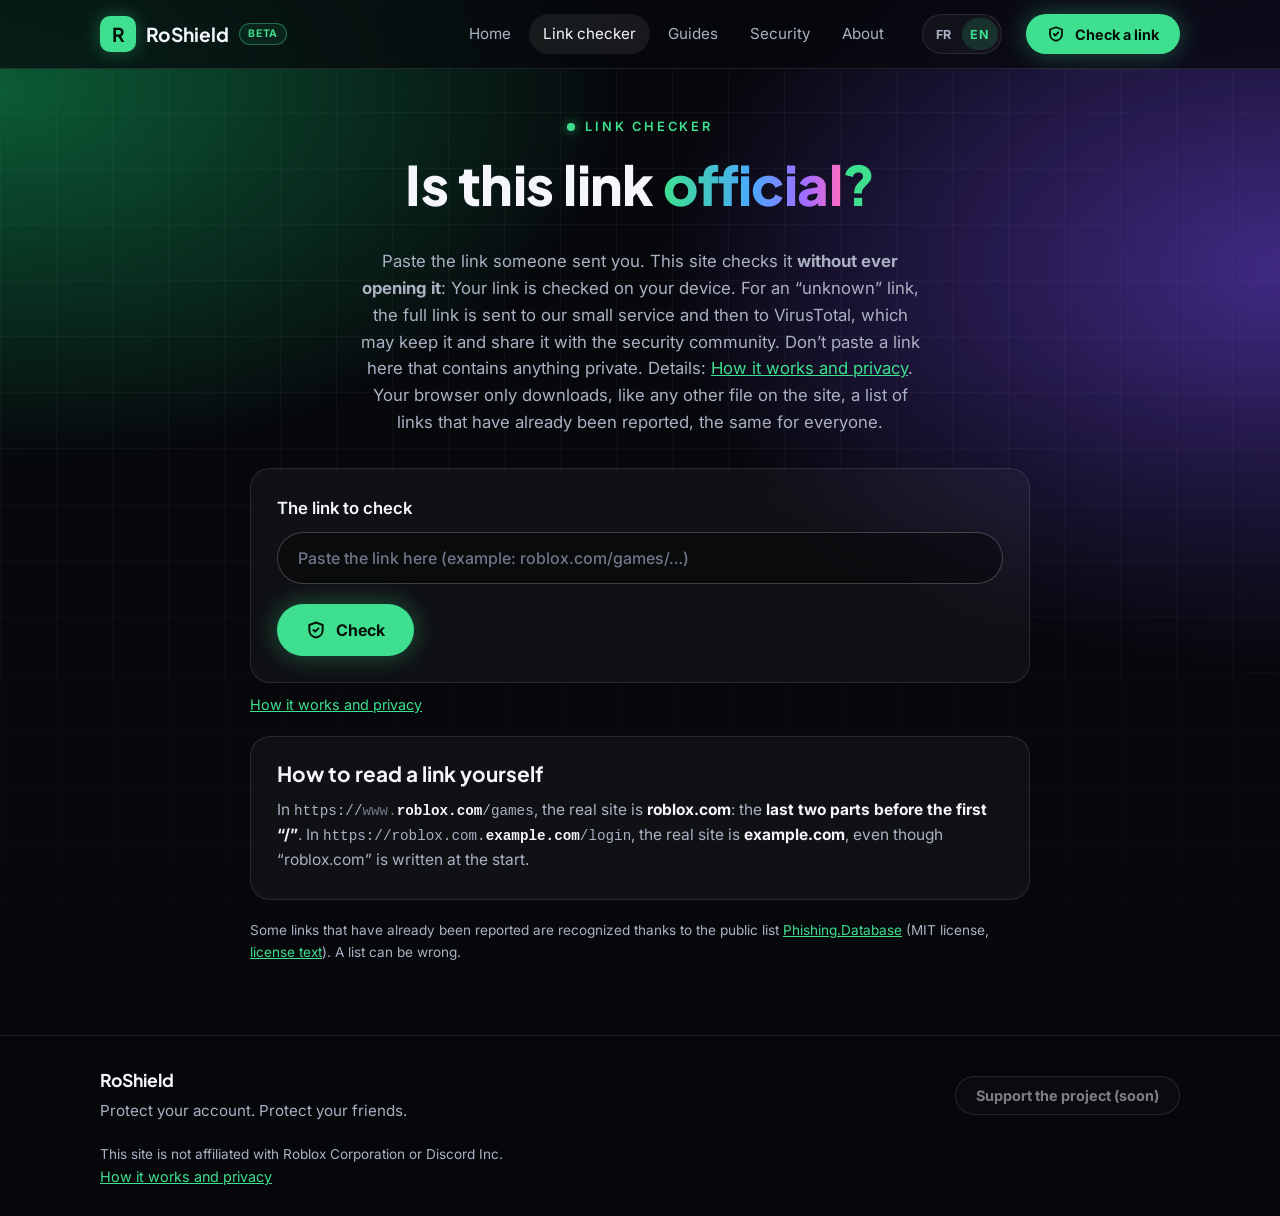
<file: en/verificateur.html>
<!DOCTYPE html>
<html lang="en">
<head>
  <meta charset="UTF-8">
  <meta name="viewport" content="width=device-width, initial-scale=1">
  <title>Link checker</title>
  <meta name="description" content="Paste a suspicious link and find out if it goes to an official Roblox or Discord domain, or to a fake site.">

  <link rel="preconnect" href="https://fonts.googleapis.com">
  <link rel="preconnect" href="https://fonts.gstatic.com" crossorigin>
  <link href="https://fonts.googleapis.com/css2?family=Inter:wght@400;500;600;700&family=Plus+Jakarta+Sans:wght@600;700;800&display=swap" rel="stylesheet">

  <!-- hreflang:debut (generated by outils/hreflang.js, do not edit by hand) -->
  <link rel="alternate" hreflang="fr" href="https://ayoubgarri7-boop.github.io/roshield/verificateur.html">
  <link rel="alternate" hreflang="en" href="https://ayoubgarri7-boop.github.io/roshield/en/verificateur.html">
  <link rel="alternate" hreflang="x-default" href="https://ayoubgarri7-boop.github.io/roshield/verificateur.html">
  <!-- hreflang:fin -->

  <link rel="stylesheet" href="../css/style.css">
</head>
<body>

  <div id="entete"></div>

  <main class="conteneur page">

    <header class="page__tete">
      <p class="sur-titre">Link checker</p>
      <h1 class="page__titre">Is this link <span class="texte-degrade">official</span><span class="point-couleur">?</span></h1>
      <p class="page__intro">
        Paste the link someone sent you. This site checks it <strong>without ever opening it</strong>:
        Your link is checked on your device.
        For an “unknown” link, the full link is sent to our small service and then to VirusTotal, which may keep it and share it with the security community.
        Don’t paste a link here that contains anything private.
        Details: <a href="confidentialite.html">How it works and privacy</a>.
        Your browser only downloads, like any other file on the site, a list of links that have already been reported, the same for everyone.
      </p>
    </header>

    <!-- Form: "novalidate" because we show our own error messages -->
    <form id="form-verif" class="carte verif" novalidate>
      <label for="champ-lien" class="verif__label">The link to check</label>
      <div class="verif__ligne">
        <!-- type="text" (not "url") so links without https:// work too -->
        <input id="champ-lien" class="verif__champ" type="text" inputmode="url"
               placeholder="Paste the link here (example: roblox.com/games/…)"
               autocomplete="off" autocapitalize="none" autocorrect="off" spellcheck="false"
               maxlength="2048">
      </div>

      <button type="submit" class="bouton bouton--principal verif__bouton">
        <svg viewBox="0 0 24 24" width="20" height="20" fill="none" stroke="currentColor"
             stroke-width="2.4" stroke-linecap="round" stroke-linejoin="round" aria-hidden="true">
          <path d="M12 3l8 3v6c0 4.5-3.2 8.3-8 9-4.8-.7-8-4.5-8-9V6z"/><path d="M9 12l2 2 4-4"/>
        </svg>
        Check
      </button>
    </form>

    <p class="lien-confidentialite"><a href="confidentialite.html">How it works and privacy</a></p>

    <!-- The result is written here by js/verificateur.js.
         aria-live: screen readers announce the result. -->
    <div id="resultat" aria-live="polite"></div>

    <!-- Hidden until there is a result -->
    <section id="apres-clic" class="carte apres-clic" hidden>
      <h2>What should I do if I already clicked?</h2>
      <ol>
        <li><strong>Don’t type anything</strong> on the page: no password, no code you received, and don’t download anything. Close it.</li>
        <li><strong>Change your password</strong> from the official app (not from a link), on a device you trust.</li>
        <li><strong>Sign out of your other sessions</strong> (look in your security settings).</li>
        <li><strong>Turn on 2-step verification</strong> if you haven’t already.</li>
        <li>If you opened or ran a file, tell an adult you trust: the device needs to be scanned with antivirus software.</li>
      </ol>
    </section>

    <section class="carte conseil">
      <h2>How to read a link yourself</h2>
      <p>
        In <code>https://<span class="mono-doux">www.</span><b>roblox.com</b>/games</code>, the real site is
        <b>roblox.com</b>: the <b>last two parts before the first “/”</b>.
        In <code>https://roblox.com.<b>example.com</b>/login</code>, the real site is <b>example.com</b>,
        even though “roblox.com” is written at the start.
      </p>
    </section>

    <p class="note-source">
      Some links that have already been reported are recognized thanks to the public list
      <a href="https://github.com/Phishing-Database/Phishing.Database" target="_blank" rel="noopener noreferrer">Phishing.Database</a>
      (MIT license, <a href="../LICENSE-PHISHING-DATABASE">license text</a>). A list can be wrong.
    </p>

  </main>

  <div id="pied"></div>

  <!-- Order matters: data and texts BEFORE the logic -->
  <script src="../js/config.js"></script>
  <script src="../js/config-en.js"></script>
  <script src="../js/commun.js"></script>
  <script src="../js/domaines.js"></script>
  <script src="../js/textes-en.js"></script>
  <script src="../js/reputation.js"></script>
  <script src="../js/verificateur.js"></script>
</body>
</html>
</file>
<file: css/style.css>
/* ==========================================================
   style.css : le style de tout le site.

   1. Variables (couleurs, tailles) : modifie-les ici !
   2. Base
   3. Fond (halos + grille)
   4. Menu du haut
   5. Boutons
   6. Accueil (hero)
   7. Cartes
   8. Pied de page
   9. Téléphone (responsive)
   ========================================================== */

/* ---------- 1. VARIABLES ---------- */
:root {
  /* Couleurs principales */
  --fond: #07080c;                    /* presque noir */
  --texte: #f4f6fb;                   /* blanc cassé */
  --texte-doux: #aab1c2;              /* gris clair */
  --vert: #3ee08f;                    /* vert vif (boutons, accents) */
  --vert-halo: rgba(62, 224, 143, 0.35);
  --bleu: #4aa8ff;
  --violet: #a46bff;
  --rose: #ff6bc1;

  /* Niveaux du vérificateur : vert (officiel), jaune (inconnu), rouge (danger) */
  --jaune: #ffd43b;                   /* domaine inconnu (contraste 13:1 sur fond sombre) */
  --rouge: #ff5d6c;

  /* Cartes en "verre" */
  --carte-fond: rgba(255, 255, 255, 0.04);
  --carte-bordure: rgba(255, 255, 255, 0.10);

  /* Halos de fond */
  --halo-vert: rgba(16, 160, 90, 0.55);
  --halo-violet: rgba(110, 70, 230, 0.55);

  /* Dégradé du mot en couleur dans le titre */
  --degrade: linear-gradient(90deg, var(--vert), var(--bleu) 50%, var(--violet) 80%, var(--rose));

  /* Typographie */
  --police-titre: "Plus Jakarta Sans", system-ui, sans-serif;
  --police-texte: "Inter", system-ui, sans-serif;

  /* Formes */
  --rayon-carte: 20px;
  --rayon-pilule: 999px;
  --largeur-max: 1120px;
}

/* ---------- 2. BASE ---------- */
*, *::before, *::after { box-sizing: border-box; }

html { scroll-behavior: smooth; }

body {
  margin: 0;
  min-height: 100vh;
  display: flex;
  flex-direction: column;
  background: var(--fond);
  color: var(--texte);
  font-family: var(--police-texte);
  font-size: 1.05rem;
  line-height: 1.6;
  -webkit-font-smoothing: antialiased;
}

main { flex: 1; }

h1, h2, h3 {
  font-family: var(--police-titre);
  line-height: 1.1;
  margin: 0 0 0.6em;
  /* Pas de ligatures : la police des titres fusionne "fi" et "ffi" (officiel, Official...) :
     le crochet du "f" et le point du "i" ne forment plus qu'une tache. */
  font-variant-ligatures: none;
}

p { margin: 0 0 1em; }

a { color: var(--vert); }

img, svg { max-width: 100%; }

/* Conteneur centré avec marges latérales (16px minimum sur téléphone) */
.conteneur {
  width: 100%;
  max-width: var(--largeur-max);
  margin: 0 auto;
  padding: 0 20px;
}

/* Contour visible au clavier (accessibilité) */
:focus-visible {
  outline: 2px solid var(--vert);
  outline-offset: 3px;
}

/* ---------- 3. FOND : halos flous + grille ---------- */
body::before {
  content: "";
  position: fixed;
  inset: 0;
  z-index: -1;
  pointer-events: none;
  background:
    radial-gradient(ellipse 70% 60% at 0% 10%, var(--halo-vert), transparent 70%),
    radial-gradient(ellipse 70% 65% at 100% 30%, var(--halo-violet), transparent 70%),
    /* grille très discrète */
    linear-gradient(rgba(255, 255, 255, 0.035) 1px, transparent 1px) 0 0 / 56px 56px,
    linear-gradient(90deg, rgba(255, 255, 255, 0.035) 1px, transparent 1px) 0 0 / 56px 56px;
  /* La grille s'efface vers le bas */
  -webkit-mask-image: linear-gradient(#000 40%, rgba(0, 0, 0, 0.35));
          mask-image: linear-gradient(#000 40%, rgba(0, 0, 0, 0.35));
}

/* ---------- 4. MENU DU HAUT ---------- */
/* Le conteneur lui-même doit être "sticky" : un élément collant ne peut
   pas sortir de son parent, donc on colle le parent (#entete). */
#entete {
  position: sticky;
  top: 0;
  z-index: 50;
}

.entete {
  position: relative;   /* repère pour le menu déroulant du téléphone */
  background: rgba(7, 8, 12, 0.7);
  -webkit-backdrop-filter: blur(14px);
          backdrop-filter: blur(14px);
  border-bottom: 1px solid var(--carte-bordure);
}

.entete__barre {
  display: flex;
  align-items: center;
  gap: 24px;
  min-height: 68px;
}

.logo {
  display: flex;
  align-items: center;
  gap: 10px;
  text-decoration: none;
  color: var(--texte);
}

.logo__carre {
  display: grid;
  place-items: center;
  width: 36px;
  height: 36px;
  border-radius: 10px;
  background: var(--vert);
  color: #04120a;
  font: 700 1.2rem var(--police-titre);
  box-shadow: 0 0 18px var(--vert-halo);
}

.logo__nom {
  font: 700 1.2rem var(--police-titre);
}

.badge-mini {
  font-size: 0.65rem;
  font-weight: 700;
  letter-spacing: 0.08em;
  padding: 2px 8px;
  border-radius: var(--rayon-pilule);
  color: var(--vert);
  border: 1px solid rgba(62, 224, 143, 0.4);
  background: rgba(62, 224, 143, 0.08);
}

.nav {
  display: flex;
  gap: 4px;
  margin-left: auto;   /* pousse les liens vers la droite */
}

.nav__lien {
  padding: 8px 14px;
  border-radius: var(--rayon-pilule);
  color: var(--texte-doux);
  text-decoration: none;
  font-size: 0.95rem;
  transition: color 0.2s, background 0.2s;
}

.nav__lien:hover,
.nav__lien.actif {
  color: var(--texte);
  background: rgba(255, 255, 255, 0.07);
}

/* Bouton "burger" : caché sur grand écran */
.burger {
  display: none;
  margin-left: auto;
  width: 44px;
  height: 44px;
  padding: 0;
  border-radius: 12px;
  border: 1px solid var(--carte-bordure);
  background: var(--carte-fond);
  cursor: pointer;
  flex-direction: column;
  justify-content: center;
  align-items: center;
  gap: 5px;
}

.burger span {
  display: block;
  width: 20px;
  height: 2px;
  background: var(--texte);
  border-radius: 2px;
}

/* ---------- 5. BOUTONS ---------- */
.bouton {
  display: inline-flex;
  align-items: center;
  justify-content: center;
  gap: 10px;
  padding: 15px 28px;
  border-radius: var(--rayon-pilule);   /* forme pilule */
  font: 700 1rem var(--police-texte);
  text-decoration: none;
  cursor: pointer;
  border: 1px solid transparent;
  transition: transform 0.2s, box-shadow 0.2s, background 0.2s;
}

.bouton--principal {
  background: var(--vert);
  color: #04120a;                       /* texte noir */
  box-shadow: 0 0 24px var(--vert-halo);
}

.bouton--principal:hover {
  transform: translateY(-2px);
  box-shadow: 0 0 36px var(--vert-halo), 0 6px 20px rgba(62, 224, 143, 0.25);
}

.bouton--secondaire {
  background: rgba(255, 255, 255, 0.04);
  border-color: rgba(255, 255, 255, 0.22);
  color: var(--texte);
}

.bouton--secondaire:hover {
  transform: translateY(-2px);
  background: rgba(255, 255, 255, 0.09);
}

.bouton--petit { padding: 10px 20px; font-size: 0.9rem; }

.bouton.desactive {
  opacity: 0.5;
  cursor: not-allowed;
  pointer-events: none;
}

/* ---------- 6. ACCUEIL (hero) ---------- */
.hero {
  /* 20px de marge sur les côtés (sinon le texte touche les bords du téléphone).
     max-width + 40px : le contenu garde sa largeur de 1120px sur PC. */
  max-width: calc(var(--largeur-max) + 40px);
  padding: 72px 20px 56px;
  text-align: center;
}

/* Badge "nouveauté" en pilule */
.badge-nouveau {
  display: flex;
  width: fit-content;
  margin-left: auto;
  margin-right: auto;
  align-items: center;
  gap: 10px;
  padding: 6px 8px 6px 6px;
  margin-bottom: 28px;
  border-radius: var(--rayon-pilule);
  border: 1px solid var(--carte-bordure);
  background: rgba(15, 18, 26, 0.7);
  color: var(--texte);
  font-size: 0.9rem;
  text-decoration: none;
  transition: border-color 0.2s;
}

.badge-nouveau:hover { border-color: rgba(62, 224, 143, 0.5); }

.badge-nouveau__label {
  padding: 3px 10px;
  border-radius: var(--rayon-pilule);
  background: rgba(62, 224, 143, 0.15);
  color: var(--vert);
  font-size: 0.7rem;
  font-weight: 700;
  letter-spacing: 0.1em;
}

.badge-nouveau__fleche { color: var(--texte-doux); padding-right: 6px; }

/* "● PROTECTION ROBLOX & DISCORD" */
.sur-titre {
  display: flex;                /* sur sa propre ligne, sous le badge */
  justify-content: center;
  align-items: center;
  gap: 10px;
  margin: 0 0 18px;
  color: var(--vert);
  font-size: 0.8rem;
  font-weight: 600;
  letter-spacing: 0.22em;
  text-transform: uppercase;
}

.sur-titre::before {
  content: "";
  width: 8px;
  height: 8px;
  border-radius: 50%;
  background: var(--vert);
  box-shadow: 0 0 10px 2px var(--vert-halo);
}

.hero__titre {
  font-size: clamp(2.6rem, 9vw, 5.6rem);   /* énorme, mais s'adapte au téléphone */
  font-weight: 700;
  letter-spacing: -0.01em;   /* pas plus serré : sinon les lettres se touchent ("Ne") */
  margin: 0 auto 0.4em;
  max-width: 14ch;
}

/* Mot en dégradé */
.texte-degrade {
  background: var(--degrade);
  -webkit-background-clip: text;
          background-clip: text;
  -webkit-text-fill-color: transparent;
          color: transparent;
}

/* Le point coloré après le mot */
.point-couleur { color: var(--vert); }

.hero__intro {
  max-width: 600px;
  margin: 0 auto 36px;
  color: var(--texte-doux);
  font-size: 1.15rem;
}

.hero__boutons {
  display: flex;
  flex-wrap: wrap;
  justify-content: center;
  gap: 14px;
}

/* ---------- 7. CARTES ---------- */
.section {
  max-width: calc(var(--largeur-max) + 40px);   /* voir .hero */
  padding: 40px 20px 72px;
}

.section__titre {
  text-align: center;
  font-size: clamp(1.7rem, 5vw, 2.4rem);
  margin-bottom: 0.4em;
}

.section__intro {
  text-align: center;
  color: var(--texte-doux);
  max-width: 560px;
  margin: 0 auto 36px;
}

.grille {
  display: grid;
  grid-template-columns: repeat(auto-fit, minmax(260px, 1fr));
  gap: 20px;
}

/* Effet "verre" : fond semi-transparent + flou de ce qui est derrière */
.carte {
  padding: 26px;
  border-radius: var(--rayon-carte);
  background: var(--carte-fond);
  border: 1px solid var(--carte-bordure);
  -webkit-backdrop-filter: blur(12px);
          backdrop-filter: blur(12px);
}

a.carte {
  display: block;
  color: inherit;
  text-decoration: none;
  transition: transform 0.2s, border-color 0.2s;
}

a.carte:hover {
  transform: translateY(-4px);
  border-color: rgba(62, 224, 143, 0.45);
}

.carte__icone {
  display: grid;
  place-items: center;
  width: 46px;
  height: 46px;
  margin-bottom: 16px;
  border-radius: 14px;
  background: rgba(62, 224, 143, 0.12);
  color: var(--vert);
}

.carte__icone svg { width: 24px; height: 24px; }

.carte h3 { font-size: 1.25rem; margin-bottom: 0.4em; }
.carte p  { color: var(--texte-doux); margin: 0; font-size: 0.97rem; }

/* ---------- 7b. PAGES INTÉRIEURES + VÉRIFICATEUR ---------- */
.page { padding-top: 48px; padding-bottom: 32px; max-width: 820px; }

.page__tete { text-align: center; margin-bottom: 32px; }
.page__titre { font-size: clamp(2rem, 7vw, 3.4rem); font-weight: 800; letter-spacing: -0.01em; }
.page__intro { max-width: 560px; margin: 0 auto; color: var(--texte-doux); }

.verif__label { display: block; margin-bottom: 10px; font-weight: 600; }
.verif__ligne { display: flex; gap: 12px; }

.verif__champ {
  flex: 1;
  min-width: 0;                 /* évite de déborder sur téléphone */
  padding: 15px 20px;
  border-radius: var(--rayon-pilule);
  border: 1px solid rgba(255, 255, 255, 0.22);
  background: rgba(0, 0, 0, 0.35);
  color: var(--texte);
  font: 500 1rem var(--police-texte);   /* 16px minimum : évite le zoom auto sur iPhone */
}
.verif__champ::placeholder { color: #6f7788; }
.verif__champ:focus { outline: none; border-color: var(--vert); box-shadow: 0 0 0 3px var(--vert-halo); }

#resultat { margin: 20px 0; }

.resultat {
  padding: 26px;
  border-radius: var(--rayon-carte);
  border: 1px solid var(--carte-bordure);
  background: var(--carte-fond);
  -webkit-backdrop-filter: blur(12px);
          backdrop-filter: blur(12px);
}
.resultat--vert   { border-color: rgba(62, 224, 143, 0.55); box-shadow: 0 0 30px rgba(62, 224, 143, 0.12); }
.resultat--jaune  { border-color: rgba(255, 212, 59, 0.55); box-shadow: 0 0 30px rgba(255, 212, 59, 0.12); }
.resultat--rouge  { border-color: rgba(255, 93, 108, 0.6);  box-shadow: 0 0 30px rgba(255, 93, 108, 0.14); }
.resultat--erreur { border-color: rgba(255, 93, 108, 0.45); }
.resultat__erreur { margin: 0; }

.resultat__titre { font-size: clamp(1.4rem, 5vw, 1.9rem); margin-bottom: 16px; }

/* Rond de couleur devant le titre (dessiné en CSS : identique sur tous les appareils).
   Tailles en "em" : il grandit et rétrécit avec le titre. */
.resultat__rond {
  display: inline-block;
  width: 1em;
  height: 1em;
  margin: 0 0.4em 0 0.1em;
  border-radius: 50%;
  vertical-align: -0.1em;
}
.resultat__rond--vert   { background: var(--vert);   box-shadow: 0 0 0.6em var(--vert); }
.resultat__rond--jaune  { background: var(--jaune);  box-shadow: 0 0 0.6em var(--jaune); }
.resultat__rond--rouge  { background: var(--rouge);  box-shadow: 0 0 0.6em var(--rouge); }
.resultat--vert   .resultat__titre { color: var(--vert); }
.resultat--jaune  .resultat__titre { color: var(--jaune); }
.resultat--rouge  .resultat__titre { color: var(--rouge); }

.domaine {
  padding: 16px 18px;
  margin-bottom: 18px;
  border-radius: 14px;
  background: rgba(0, 0, 0, 0.35);
  border: 1px solid var(--carte-bordure);
}
.domaine__label { margin: 0 0 4px; font-size: 0.8rem; letter-spacing: 0.12em; text-transform: uppercase; color: var(--texte-doux); }
.domaine__nom { margin: 0 0 8px; font: 700 clamp(1.3rem, 6vw, 2rem) var(--police-titre); overflow-wrap: anywhere;
  font-variant-ligatures: none; }   /* après "font:", qui remet les ligatures par défaut */
.domaine__sous { color: #6f7788; }          /* la partie qui ne compte pas : grisée */
.domaine__reel { color: var(--texte); }     /* le vrai domaine : en blanc */
.domaine__aide { margin: 0; font-size: 0.88rem; color: var(--texte-doux); }

.resultat__raisons { margin: 0; padding-left: 22px; }
.resultat__raisons li { margin-bottom: 10px; }

/* « Vérification en cours… » : affiché seul, à la place du résultat jaune, 4 secondes au plus */
.resultat--attente { display: flex; align-items: center; gap: 12px; border-color: var(--carte-bordure); }
.attente__texte { margin: 0; color: var(--texte-doux); }
.attente__rond {
  flex: none;
  width: 18px;
  height: 18px;
  border: 3px solid rgba(255, 255, 255, 0.18);
  border-top-color: var(--vert);
  border-radius: 50%;
  animation: attente-tourne 0.9s linear infinite;
}
@keyframes attente-tourne { to { transform: rotate(360deg); } }

/* Petite ligne d'explication (raccourcisseur, http://...) */
.resultat__note {
  margin: 14px 0 0;
  padding-left: 12px;
  border-left: 3px solid var(--jaune);
  color: var(--texte-doux);
  font-size: 0.9rem;
}

.apres-clic, .conseil { margin-top: 20px; }
.apres-clic h2, .conseil h2 { font-size: 1.3rem; }
.apres-clic ol { margin: 0; padding-left: 22px; color: var(--texte-doux); }
.apres-clic li { margin-bottom: 8px; }
.apres-clic strong { color: var(--texte); }
.conseil p { margin: 0; color: var(--texte-doux); }
/* Petite mention de la source de la liste de liens signalés (bas du vérificateur) */
.note-source { margin: 20px 0 0; font-size: 0.85rem; color: var(--texte-doux); }
.note-source a { text-decoration: underline; }

/* Lien « Comment ça marche et confidentialité » (sous le formulaire du vérificateur et dans le pied de page) */
.lien-confidentialite { margin: 10px 0 0; font-size: 0.9rem; }
.lien-confidentialite a, .pied__confidentialite a { text-decoration: underline; }
.pied__confidentialite { margin: 8px 0 0; font-size: 0.9rem; }

/* Vérification complémentaire (VirusTotal), sous le résultat */
.verification-externe { margin-top: 16px; padding-top: 12px; border-top: 1px solid rgba(255, 255, 255, 0.15); }
.verification-externe__titre { margin: 0 0 6px; font-size: 1rem; }
.verification-externe__ligne { margin: 4px 0; font-size: 0.92rem; overflow-wrap: anywhere; }
.verification-externe__ligne--alerte { font-weight: 700; }
.conseil p + p { margin-top: 12px; }
.conseil ul { margin: 0; padding-left: 20px; color: var(--texte-doux); }
.conseil li { margin-bottom: 10px; }
.conseil li:last-child { margin-bottom: 0; }
.conseil b { color: var(--texte); }
.mono-doux { color: #6f7788; }
code { font-family: ui-monospace, Consolas, monospace; font-size: 0.92em; overflow-wrap: anywhere; }

/* ---------- 7c. PAGE GUIDES ---------- */
/* Sommaire : petites pilules qui renvoient vers chaque arnaque */
.sommaire {
  display: flex;
  flex-wrap: wrap;
  justify-content: center;
  gap: 10px;
  margin-bottom: 36px;
}
.sommaire__lien {
  display: inline-flex;
  align-items: center;
  gap: 10px;
  padding: 8px 16px 8px 8px;
  border-radius: var(--rayon-pilule);
  border: 1px solid var(--carte-bordure);
  background: var(--carte-fond);
  color: var(--texte);
  font-size: 0.9rem;
  text-decoration: none;
  transition: border-color 0.2s, background 0.2s;
}
.sommaire__lien:hover { border-color: rgba(62, 224, 143, 0.5); background: rgba(255, 255, 255, 0.07); }
.sommaire__num {
  display: grid;
  place-items: center;
  min-width: 28px;
  height: 28px;
  border-radius: var(--rayon-pilule);
  background: rgba(62, 224, 143, 0.15);
  color: var(--vert);
  font: 700 0.75rem var(--police-titre);
}

.guides { display: grid; gap: 24px; }
.guide { scroll-margin-top: 90px; }   /* évite que le menu collant cache le titre */

.guide__tete { display: flex; gap: 16px; align-items: flex-start; margin-bottom: 22px; }
.guide__num {
  flex: none;
  display: grid;
  place-items: center;
  width: 46px;
  height: 46px;
  border-radius: 14px;
  background: rgba(62, 224, 143, 0.12);
  color: var(--vert);
  font: 800 1.05rem var(--police-titre);
}
.guide__titre { font-size: clamp(1.25rem, 4.5vw, 1.6rem); margin: 0 0 0.3em; }
.guide__resume { margin: 0; color: var(--texte-doux); font-size: 0.97rem; }

.guide__bloc { padding-top: 18px; margin-top: 18px; border-top: 1px solid var(--carte-bordure); }
.guide__bloc p, .guide__bloc ul { margin: 0; color: var(--texte-doux); font-size: 0.97rem; }
.guide__bloc ul { padding-left: 20px; }
.guide__bloc li { margin-bottom: 8px; }
.guide__bloc li:last-child { margin-bottom: 0; }

/* Petit titre de bloc, avec un rond de couleur dessiné en CSS */
.carte .guide__etiquette {   /* ".carte" devant : sinon la règle ".carte h3" gagne */
  display: flex;
  align-items: center;
  gap: 10px;
  margin: 0 0 12px;
  font: 700 0.8rem var(--police-texte);
  letter-spacing: 0.12em;
  text-transform: uppercase;
}
.guide__etiquette::before {
  content: "";
  width: 10px;
  height: 10px;
  border-radius: 50%;
}
.guide__bloc--comment .guide__etiquette { color: var(--bleu); }
.guide__bloc--comment .guide__etiquette::before { background: var(--bleu); box-shadow: 0 0 8px var(--bleu); }
.guide__bloc--reconnaitre .guide__etiquette { color: var(--jaune); }
.guide__bloc--reconnaitre .guide__etiquette::before { background: var(--jaune); box-shadow: 0 0 8px var(--jaune); }
.guide__bloc--proteger .guide__etiquette { color: var(--vert); }
.guide__bloc--proteger .guide__etiquette::before { background: var(--vert); box-shadow: 0 0 8px var(--vert); }

.guide-fin { margin-top: 24px; }

/* ---------- 7d. PAGE SÉCURITÉ (checklist) ---------- */
.progres {
  margin-bottom: 36px;
  /* Cette carte n'a PAS d'effet "verre" (backdrop-filter) : sur Chrome (PC), elle devenait
     un rectangle gris vide pendant ~30 s quand la mise en page changeait (8 cases cochées :
     le message de fin apparaît et la carte grandit). On utilise à la place un fond
     semi-opaque qui donne presque la même couleur que le verre sur ce fond sombre. */
  background: rgba(21, 22, 26, 0.72);
  -webkit-backdrop-filter: none;
          backdrop-filter: none;
}
.progres__ligne { display: flex; flex-wrap: wrap; align-items: center; justify-content: space-between; gap: 12px; margin-bottom: 14px; }
.progres__texte { margin: 0; font: 700 1.15rem var(--police-titre); }
.progres__piste { height: 10px; border-radius: var(--rayon-pilule); background: rgba(255, 255, 255, 0.08); overflow: hidden; }
.progres__rempli {
  display: block;
  height: 100%;
  width: 0;
  border-radius: var(--rayon-pilule);
  background: var(--degrade);
  /* Pas de transition sur "width" : animer la largeur force un recalcul de la mise en page
     à chaque image. La barre change maintenant d'un coup. */
}
.progres__fin { margin: 14px 0 0; color: var(--vert); font-weight: 600; }

.check-groupe { margin-bottom: 36px; }
.check-groupe__titre { font-size: 1.3rem; margin-bottom: 16px; }

/* Une case = une carte entière cliquable (grande zone facile à toucher) */
.check {
  position: relative;
  display: flex;
  gap: 16px;
  align-items: flex-start;
  margin-bottom: 12px;
  cursor: pointer;
  transition: border-color 0.2s, background 0.2s;
}
.check:hover { border-color: rgba(255, 255, 255, 0.22); }
.check:has(.check__entree:checked) { border-color: rgba(62, 224, 143, 0.5); background: rgba(62, 224, 143, 0.06); }

/* La vraie case est cachée visuellement mais reste utilisable au clavier et au lecteur d'écran */
.check__entree {
  position: absolute;
  opacity: 0;
  width: 1px;
  height: 1px;
  margin: 0;
}

/* Notre case dessinée en CSS */
.check__boite {
  flex: none;
  position: relative;
  width: 28px;
  height: 28px;
  margin-top: 2px;
  border-radius: 9px;
  border: 2px solid rgba(255, 255, 255, 0.3);
  background: rgba(0, 0, 0, 0.3);
  transition: background 0.2s, border-color 0.2s, box-shadow 0.2s;
}
.check__entree:checked + .check__boite {
  background: var(--vert);
  border-color: var(--vert);
  box-shadow: 0 0 14px var(--vert-halo);
}
/* La coche : un "L" tourné */
.check__entree:checked + .check__boite::after {
  content: "";
  position: absolute;
  left: 8px;
  top: 3px;
  width: 7px;
  height: 13px;
  border: solid #04120a;
  border-width: 0 3px 3px 0;
  transform: rotate(45deg);
}
.check__entree:focus-visible + .check__boite { outline: 2px solid var(--vert); outline-offset: 3px; }

.check__corps { display: block; }
.check__titre { display: block; font-weight: 700; margin-bottom: 6px; line-height: 1.35; }
.check__aide { display: block; color: var(--texte-doux); font-size: 0.95rem; }

/* ---------- 8. PIED DE PAGE ---------- */
.pied {
  margin-top: 40px;
  border-top: 1px solid var(--carte-bordure);
  background: rgba(7, 8, 12, 0.6);
}

.pied__contenu {
  display: flex;
  flex-wrap: wrap;
  align-items: center;
  justify-content: space-between;
  gap: 20px;
  padding-top: 32px;
  padding-bottom: 20px;
}

.pied__nom { font: 700 1.1rem var(--police-titre); }
.pied__phrase { margin: 4px 0 0; color: var(--texte-doux); font-size: 0.95rem; }

.pied__bas {
  padding-top: 0;
  padding-bottom: 28px;
  color: var(--texte-doux);
  font-size: 0.85rem;
}
.pied__bas p { margin: 0; }

/* ---------- 9. TÉLÉPHONE ---------- */
@media (max-width: 820px) {
  .burger { display: flex; }
  .entete__cta { display: none; }   /* le bouton vert est dans le menu déroulant à la place */

  /* Le menu devient une liste déroulante sous la barre */
  .nav {
    display: none;
    position: absolute;
    top: 100%;
    left: 0;
    right: 0;
    flex-direction: column;
    padding: 12px 20px 20px;
    background: rgba(7, 8, 12, 0.96);
    border-bottom: 1px solid var(--carte-bordure);
  }

  .entete.menu-ouvert .nav { display: flex; }

  .nav__lien { padding: 14px 16px; font-size: 1.05rem; }

  .hero { padding: 48px 20px 40px; }
  .hero__boutons .bouton { width: 100%; }   /* gros boutons faciles à toucher */
  .verif__ligne { flex-direction: column; }
  .verif__ligne .bouton { width: 100%; }
}

/* Respecte les personnes qui désactivent les animations */
@media (prefers-reduced-motion: reduce) {
  * { transition: none !important; scroll-behavior: auto !important; }
  .attente__rond { animation: none; }
}

/* ---------- 10. PETITS TÉLÉPHONES (600px et moins) ----------
   Cette règle est volontairement placée en DERNIER : à force égale,
   la dernière règle écrite gagne. Elle ne change rien sur PC. */
@media (max-width: 600px) {
  /* Les deux boutons de l'accueil : l'un au-dessus de l'autre, centrés */
  .hero__boutons {
    flex-direction: column;
    align-items: center;
    gap: 12px;
  }

  .hero__boutons .bouton {
    width: 80%;           /* moins large que l'écran : de la marge sur les côtés */
    max-width: 320px;     /* mais jamais énorme sur un grand téléphone */
    min-height: 48px;     /* assez haut pour être touché facilement au pouce */
    padding: 12px 20px;   /* plus petit que les 15px 28px du PC */
    font-size: 0.95rem;   /* texte un peu plus petit */
  }

  /* Badge "NOUVEAU" : tient sur une seule ligne */
  .badge-nouveau {
    gap: 8px;
    padding: 5px 6px 5px 5px;
    font-size: 0.8rem;
    white-space: nowrap;
  }
  .badge-nouveau__label { font-size: 0.62rem; padding: 3px 8px; }
  .badge-nouveau__fleche { padding-right: 4px; }
}

/* Très petits téléphones (360px et moins) : badge "NOUVEAU" encore plus compact */
@media (max-width: 360px) {
  .badge-nouveau { font-size: 0.72rem; gap: 6px; }
  .badge-nouveau__fleche { display: none; }
}


/* ---------- 11. CHOIX DE LA LANGUE (FR | EN) ---------- */
/* Texte lisible seulement par les lecteurs d'écran */
.visually-hidden {
  position: absolute;
  width: 1px;
  height: 1px;
  margin: -1px;
  padding: 0;
  overflow: hidden;
  clip: rect(0, 0, 0, 0);
  white-space: nowrap;
  border: 0;
}

.langue {
  display: inline-flex;
  flex: none;
  padding: 3px;
  border-radius: var(--rayon-pilule);
  border: 1px solid var(--carte-bordure);
  background: var(--carte-fond);
}
.langue__item {
  display: inline-flex;
  align-items: center;
  justify-content: center;
  min-width: 36px;
  min-height: 32px;
  padding: 0 8px;
  border-radius: var(--rayon-pilule);
  color: var(--texte-doux);
  font: 700 0.78rem var(--police-texte);
  letter-spacing: 0.06em;
  text-decoration: none;
  transition: color 0.2s, background 0.2s;
}
a.langue__item:hover { color: var(--texte); background: rgba(255, 255, 255, 0.08); }
.langue__item--actif { color: var(--vert); background: rgba(62, 224, 143, 0.15); }

/* Écrans moyens (tablettes, petites fenêtres) : le menu + le sélecteur de langue + le bouton vert
   ne tiennent pas tous ensemble. On resserre un peu les liens du menu... */
@media (min-width: 821px) and (max-width: 1100px) {
  .nav__lien { padding: 8px 10px; }
}
/* ...et en dessous de 1010px on cache le bouton vert (le lien du vérificateur est dans le menu). */
@media (max-width: 1010px) {
  .entete__cta { display: none; }
}

@media (max-width: 820px) {
  /* Toujours visible à côté du bouton burger */
  .entete__barre { gap: 12px; }
  .langue { margin-left: auto; }
  .burger { margin-left: 0; flex: none; }   /* flex: none : le burger ne se fait jamais écraser */
}

/* Petits écrans (360px et moins) : on cache seulement le badge BETA pour faire de la place.
   (À 375px, il reste affiché.) */
@media (max-width: 360px) {
  .logo .badge-mini { display: none; }
}

/* ---------- 12. PETITS ÉCRANS (360px et moins) ---------- */
/* La petite ligne au-dessus du titre ("PROTECTION ROBLOX & DISCORD") tient sur une seule ligne :
   on resserre un peu l'espacement des lettres et on réduit légèrement la taille. */
@media (max-width: 360px) {
  .sur-titre { letter-spacing: 0.1em; gap: 8px; font-size: 0.72rem; }
}

/* ---------- 13. BOUTON DU VÉRIFICATEUR ---------- */
/* Le bouton "Vérifier" vient APRÈS la question */
.verif__bouton { margin-top: 20px; }
@media (max-width: 820px) {
  .verif__bouton { width: 100%; }
}
</file>
